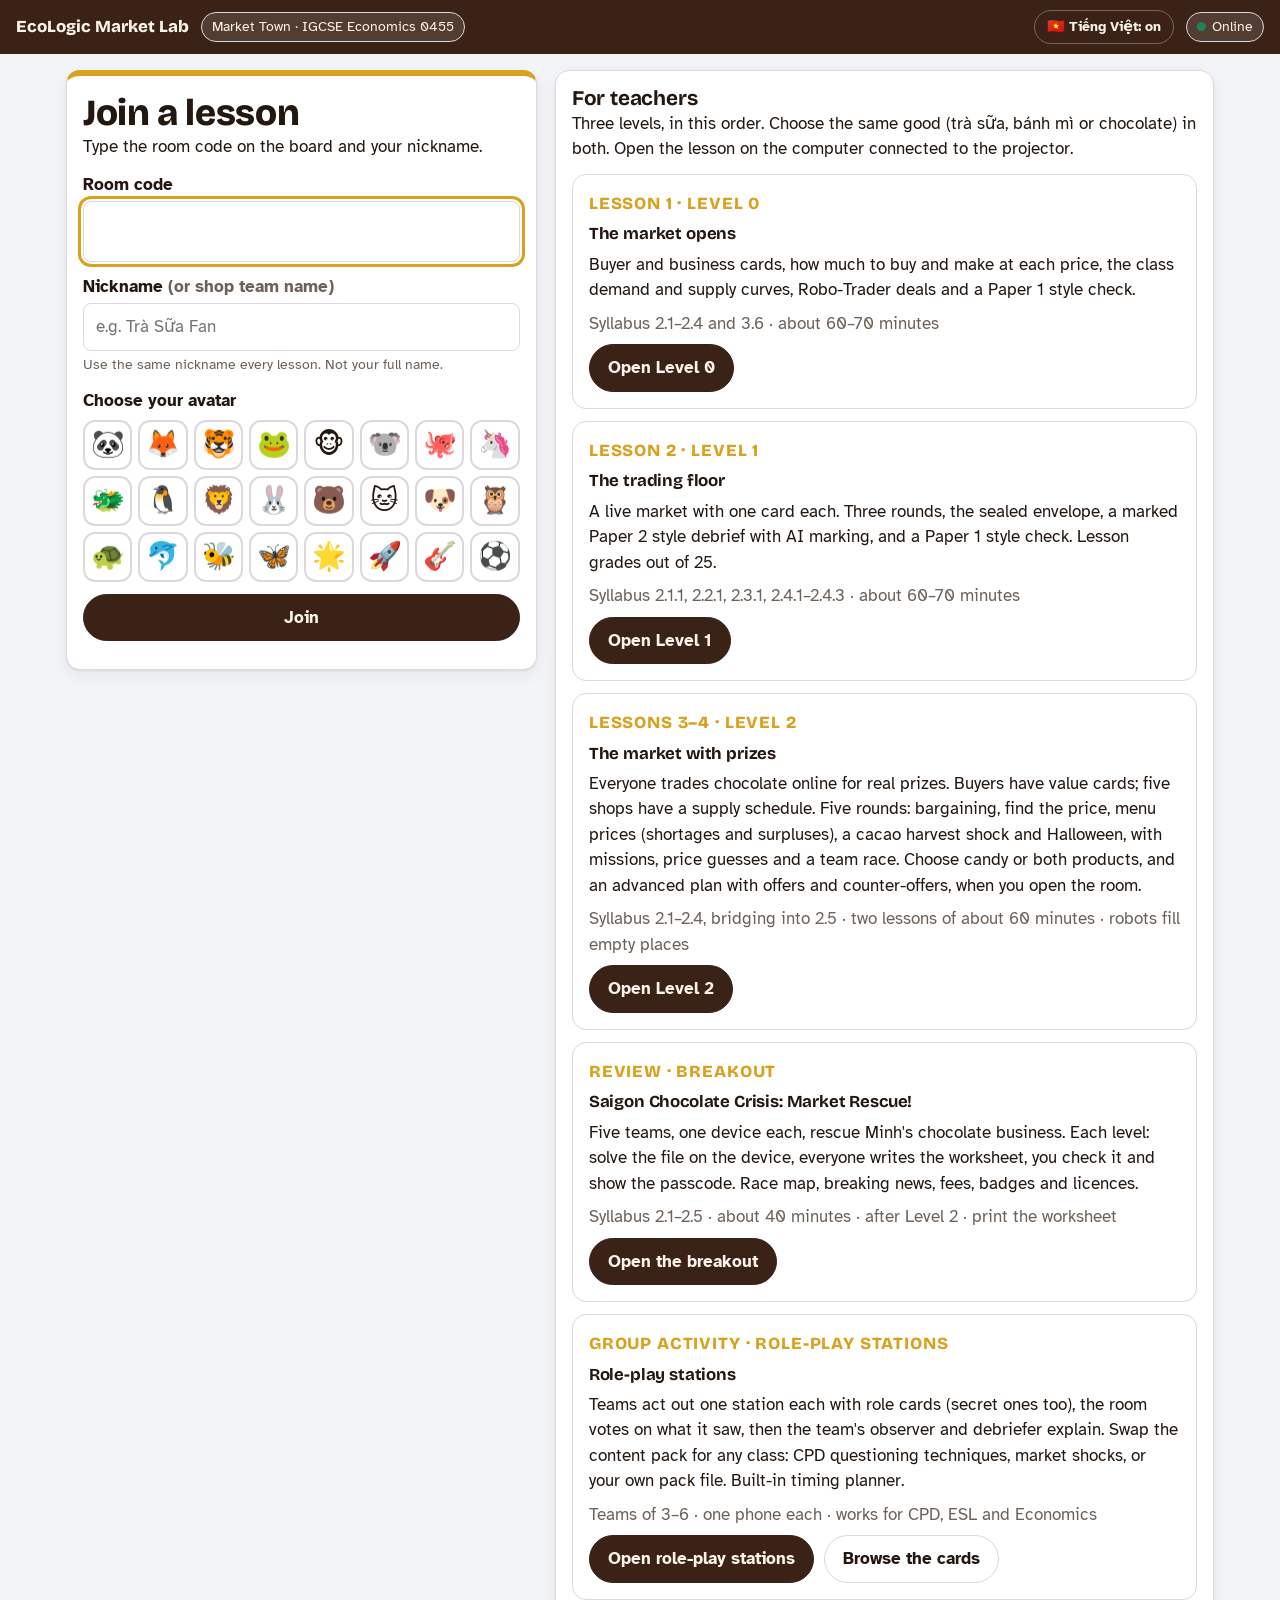
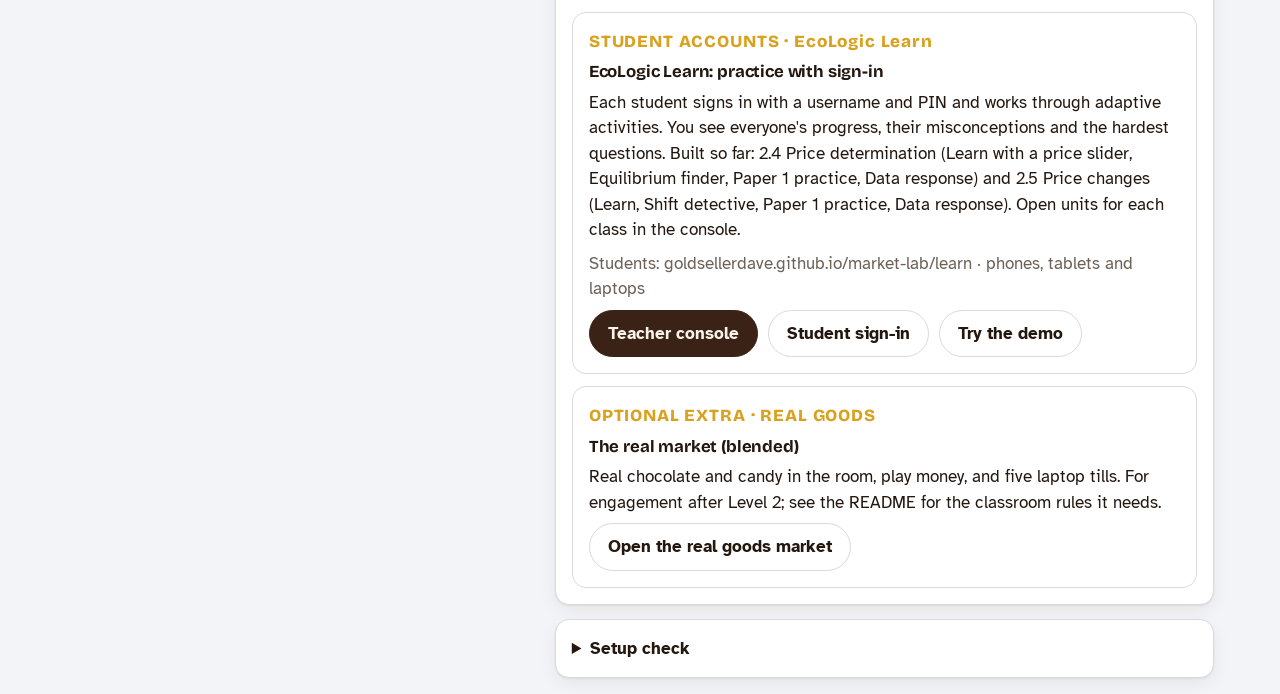
<file: index.html>
<!doctype html>
<html lang="en"><head><meta charset="utf-8">
<meta name="viewport" content="width=device-width, initial-scale=1, viewport-fit=cover">
<title>EcoLogic Market Lab</title>
<link rel="icon" href="data:image/svg+xml,<svg xmlns='http://www.w3.org/2000/svg' viewBox='0 0 100 100'><text y='.9em' font-size='90'>🧋</text></svg>">
<link rel="preconnect" href="https://fonts.googleapis.com"><link rel="preconnect" href="https://fonts.gstatic.com" crossorigin>
<link href="https://fonts.googleapis.com/css2?family=Atkinson+Hyperlegible:wght@400;700&family=Bricolage+Grotesque:opsz,wght@12..96,700;12..96,800&display=swap" rel="stylesheet">
<style>
:root {
  --cocoa: #3a2217;
  --cocoa-2: #5b3826;
  --ink: #23170f;
  --muted: #6d6158;
  --paper: #f3f4f7;
  --panel: #ffffff;
  --line: #dcd8de;
  --foil: #d8a21f;
  --foil-2: #f2cf6b;
  --buyer: #12648c;
  --buyer-soft: #e2eff6;
  --seller: #b02a3f;
  --seller-soft: #f8e5e8;
  --mint: #22805a;
  --mint-soft: #e1f2e9;
  --warn: #9a5b00;
  --warn-soft: #fbf0dc;
  --shadow: 0 1px 2px rgba(35, 23, 15, .08), 0 6px 18px rgba(35, 23, 15, .06);
  --r-sm: 8px;
  --r-md: 14px;
  --buyer-card: #12648c;
  --seller-card: #b02a3f;
  --font-body: "Atkinson Hyperlegible", "Segoe UI", system-ui, -apple-system, Roboto, sans-serif;
  --font-display: "Bricolage Grotesque", "Atkinson Hyperlegible", "Segoe UI", system-ui, sans-serif;
  color-scheme: light;
}
@media (prefers-color-scheme: dark) {
  :root:not([data-theme="light"]) {
    --ink: #f3ebe4; --muted: #b8aca2; --paper: #17120f; --panel: #221b16; --line: #3c322b;
    --buyer: #5fb3dc; --buyer-soft: #16303d; --seller: #ec7a8c; --seller-soft: #3d1c22;
    --mint: #5cc79a; --mint-soft: #16332a; --warn: #f0b85a; --warn-soft: #3a2c12;
    --shadow: 0 1px 2px rgba(0,0,0,.4); color-scheme: dark;
  }
}
:root[data-theme="dark"] {
  --ink: #f3ebe4; --muted: #b8aca2; --paper: #17120f; --panel: #221b16; --line: #3c322b;
  --buyer: #5fb3dc; --buyer-soft: #16303d; --seller: #ec7a8c; --seller-soft: #3d1c22;
  --mint: #5cc79a; --mint-soft: #16332a; --warn: #f0b85a; --warn-soft: #3a2c12;
  --shadow: 0 1px 2px rgba(0,0,0,.4); color-scheme: dark;
}

*, *::before, *::after { box-sizing: border-box; }
html { height: 100%; scroll-padding-top: env(safe-area-inset-top, 0px); }
:root { padding-top: env(safe-area-inset-top, 0px); padding-bottom: env(safe-area-inset-bottom, 0px); }
body {
  margin: 0; min-height: 100%; background: var(--paper); color: var(--ink);
  font-family: var(--font-body); font-size: 17px; line-height: 1.5;
  -webkit-text-size-adjust: 100%;
}
h1, h2, h3 { font-family: var(--font-display); line-height: 1.15; margin: 0 0 .4em; letter-spacing: -.01em; }
h1 { font-size: clamp(1.6rem, 4vw, 2.3rem); font-weight: 800; }
h2 { font-size: 1.3rem; font-weight: 700; }
h3 { font-size: 1.05rem; font-weight: 700; }
p { margin: 0 0 .8em; max-width: 68ch; }
small, .muted { color: var(--muted); }
a { color: var(--buyer); }
button, input, select, textarea { font: inherit; color: inherit; }
:focus-visible { outline: 3px solid var(--foil); outline-offset: 2px; }

.wrap { max-width: 1180px; margin: 0 auto; padding: 16px; }
.narrow { max-width: 520px; margin: 0 auto; padding: 16px; }

.topbar {
  position: sticky; top: env(safe-area-inset-top, 0px); z-index: 20;
  display: flex; align-items: center; gap: 12px; flex-wrap: wrap;
  padding: 10px 16px; background: var(--cocoa); color: #fbf3ea;
}
.topbar .brand { font-family: var(--font-display); font-weight: 800; font-size: 1.05rem; }
.topbar .spacer { flex: 1; }
.topbar .chip { background: rgba(255,255,255,.12); color: #fbf3ea; }

.panel { background: var(--panel); border: 1px solid var(--line); border-radius: var(--r-md); padding: 16px; box-shadow: var(--shadow); }
.panel + .panel { margin-top: 14px; }
.stack > * + * { margin-top: 12px; }
.row { display: flex; gap: 10px; align-items: center; flex-wrap: wrap; }
.grid2 { display: grid; grid-template-columns: minmax(0, 380px) minmax(0, 1fr); gap: 16px; align-items: start; }
@media (max-width: 860px) { .grid2 { grid-template-columns: 1fr; } }

.btn {
  appearance: none; border: 1px solid var(--line); background: var(--panel); color: var(--ink);
  border-radius: 999px; padding: 10px 18px; font-weight: 700; cursor: pointer; min-height: 44px;
  display: inline-flex; align-items: center; justify-content: center; gap: 8px; text-decoration: none;
}
.btn:hover { border-color: var(--muted); }
.btn:disabled { opacity: .45; cursor: not-allowed; }
.btn.primary { background: var(--cocoa); border-color: var(--cocoa); color: #fbf3ea; }
:root[data-theme="dark"] .btn.primary { background: var(--foil); border-color: var(--foil); color: #23170f; }
@media (prefers-color-scheme: dark) { :root:not([data-theme="light"]) .btn.primary { background: var(--foil); border-color: var(--foil); color: #23170f; } }
.btn.buyer { background: var(--buyer-card); border-color: var(--buyer-card); color: #fff; }
.btn.seller { background: var(--seller-card); border-color: var(--seller-card); color: #fff; }
.btn.small { min-height: 34px; padding: 5px 12px; font-size: .9rem; }
.btn.block { width: 100%; }
.btn.ghost { background: transparent; }

.chip { display: inline-flex; align-items: center; gap: 6px; padding: 3px 10px; border-radius: 999px; font-size: .88rem; background: var(--paper); border: 1px solid var(--line); }
.dot { width: 9px; height: 9px; border-radius: 50%; background: var(--muted); display: inline-block; }
.dot.ok { background: var(--mint); } .dot.bad { background: var(--seller); } .dot.wait { background: var(--foil); }

label.field { display: block; font-weight: 700; margin-bottom: 4px; }
input[type=text], input[type=number], select, textarea {
  width: 100%; border: 1px solid var(--line); border-radius: var(--r-sm); padding: 10px 12px; background: var(--panel); min-height: 44px;
}
textarea { min-height: 120px; resize: vertical; line-height: 1.45; }
.code-input { font-family: var(--font-display); font-size: 1.6rem; letter-spacing: .25em; text-transform: uppercase; text-align: center; }

.note { padding: 10px 12px; border-radius: var(--r-sm); background: var(--warn-soft); color: var(--ink); border-left: 4px solid var(--warn); }
.good { padding: 10px 12px; border-radius: var(--r-sm); background: var(--mint-soft); border-left: 4px solid var(--mint); }
.bad { padding: 10px 12px; border-radius: var(--r-sm); background: var(--seller-soft); border-left: 4px solid var(--seller); }

/* Home */
.home-hero { padding: 40px 0 20px; }
.home-choices { display: grid; grid-template-columns: repeat(auto-fit, minmax(240px, 1fr)); gap: 14px; }
.choice { text-align: left; padding: 22px; border-radius: var(--r-md); border: 1px solid var(--line); background: var(--panel); cursor: pointer; box-shadow: var(--shadow); }
.choice h2 { margin-bottom: .2em; }

/* The chocolate bar card: the one bold element */
.bar {
  position: relative; border-radius: 16px; overflow: hidden; color: #fff; box-shadow: 0 10px 28px rgba(35,23,15,.25);
  background: var(--buyer-card);
}
.bar.seller { background: var(--seller-card); }
.bar .foil { height: 14px; background: linear-gradient(90deg, var(--foil), var(--foil-2), var(--foil), var(--foil-2)); }
.bar .body { display: grid; grid-template-columns: 1fr auto; gap: 12px; align-items: center; padding: 16px 18px 18px; }
.bar .role { font-family: var(--font-display); font-size: 1.5rem; font-weight: 800; }
.bar .say { font-size: 1rem; opacity: .95; margin: 2px 0 0; }
.bar .slab {
  width: 112px; height: 112px; border-radius: 10px; display: grid; place-items: center;
  background:
    linear-gradient(var(--cocoa) 0 0) padding-box,
    var(--cocoa);
  background-image:
    linear-gradient(90deg, transparent 47%, rgba(0,0,0,.35) 47% 53%, transparent 53%),
    linear-gradient(0deg, transparent 47%, rgba(0,0,0,.35) 47% 53%, transparent 53%),
    linear-gradient(145deg, var(--cocoa-2), var(--cocoa));
  box-shadow: inset 0 2px 0 rgba(255,255,255,.12), inset 0 -3px 0 rgba(0,0,0,.25);
}
.bar .slab span { font-family: var(--font-display); font-size: 3.4rem; font-weight: 800; color: var(--foil-2); text-shadow: 0 2px 0 rgba(0,0,0,.4); line-height: 1; }
.bar .slab small { display: block; color: #f6e2b0; text-align: center; font-size: .78rem; margin-top: 2px; }

/* Market */
.quotes { display: grid; grid-template-columns: 1fr 1fr; gap: 10px; }
.quote { border-radius: var(--r-sm); padding: 10px 12px; border: 1px solid var(--line); background: var(--panel); }
.quote .q-label { font-size: .88rem; color: var(--muted); }
.quote .q-val { font-family: var(--font-display); font-size: 1.8rem; font-weight: 800; }
.quote.bid .q-val { color: var(--buyer); } .quote.ask .q-val { color: var(--seller); }
.stepper { display: grid; grid-template-columns: 56px 1fr 56px; align-items: center; gap: 8px; }
.stepper button { min-height: 56px; border-radius: 12px; font-size: 1.6rem; font-weight: 800; border: 1px solid var(--line); background: var(--panel); cursor: pointer; }
.stepper .val { text-align: center; font-family: var(--font-display); font-size: 2.4rem; font-weight: 800; }
.tape { display: flex; flex-wrap: wrap; gap: 6px; }
.tape .chip { font-weight: 700; }
.timer { font-family: var(--font-display); font-weight: 800; font-variant-numeric: tabular-nums; }
.big-timer { font-size: 2.2rem; }

/* Tables */
.table-wrap { overflow-x: auto; }
table { border-collapse: collapse; width: 100%; font-variant-numeric: tabular-nums; }
th, td { padding: 6px 10px; border-bottom: 1px solid var(--line); text-align: right; }
th:first-child, td:first-child { text-align: left; }
th { font-weight: 700; color: var(--muted); font-size: .9rem; }
tr.eq td { background: var(--mint-soft); font-weight: 700; }

/* Teacher stepper */
ol.steps { list-style: none; padding: 0; margin: 0; counter-reset: s; }
ol.steps li { counter-increment: s; display: grid; grid-template-columns: 30px 1fr; gap: 10px; align-items: center; padding: 8px 0; border-bottom: 1px dashed var(--line); }
ol.steps li::before { content: counter(s); width: 28px; height: 28px; border-radius: 50%; display: grid; place-items: center; font-weight: 800; font-size: .9rem; background: var(--paper); border: 1px solid var(--line); }
ol.steps li.done::before { content: "✓"; background: var(--mint); border-color: var(--mint); color: #fff; }
ol.steps li.now::before { background: var(--foil); border-color: var(--foil); color: #23170f; }
ol.steps li .btn { justify-self: start; }

.roster { display: grid; grid-template-columns: repeat(auto-fill, minmax(150px, 1fr)); gap: 6px; }
.roster .who { padding: 6px 8px; border-radius: var(--r-sm); border: 1px solid var(--line); font-size: .9rem; display: flex; justify-content: space-between; gap: 6px; }
.roster .who.buyer { border-left: 4px solid var(--buyer); } .roster .who.seller { border-left: 4px solid var(--seller); }
.roster .who.done { background: var(--mint-soft); }

.chart-box { position: relative; width: 100%; aspect-ratio: 16 / 9; min-height: 220px; }
.chart-box canvas { position: absolute; inset: 0; width: 100%; height: 100%; }

/* Projector overlay */
.projector { position: fixed; inset: 0; z-index: 50; background: var(--paper); display: grid; grid-template-columns: 1fr 340px; gap: 20px; padding: calc(16px + env(safe-area-inset-top, 0px)) 20px calc(16px + env(safe-area-inset-bottom, 0px)); }
.projector .chart-box { aspect-ratio: auto; height: 100%; }
.projector .side { display: flex; flex-direction: column; gap: 14px; overflow-y: auto; }
.projector .code { font-family: var(--font-display); font-size: 3.4rem; font-weight: 800; letter-spacing: .12em; line-height: 1; }
@media (max-width: 900px) { .projector { grid-template-columns: 1fr; grid-template-rows: 1fr auto; } }

.envelope { border-radius: var(--r-md); padding: 18px; background: var(--cocoa); color: #fbf3ea; text-align: center; }
.envelope .seal { width: 54px; height: 54px; border-radius: 50%; background: var(--foil); margin: 0 auto 8px; display: grid; place-items: center; font-weight: 800; color: #23170f; }
.envelope.open { animation: openup .9s cubic-bezier(.2,.8,.2,1); }
.envelope .pred { font-family: var(--font-display); font-size: 2.2rem; font-weight: 800; color: var(--foil-2); }
@keyframes openup { 0% { transform: rotateX(70deg) scale(.9); opacity: 0; } 100% { transform: none; opacity: 1; } }
@media (prefers-reduced-motion: reduce) { .envelope.open { animation: none; } }

.qr { background: #fff; padding: 8px; border-radius: 8px; width: max-content; }
.qr img, .qr canvas { display: block; }

/* Tasks */
.tier { font-family: var(--font-display); font-weight: 800; font-size: 1.15rem; margin: 18px 0 8px; display: flex; align-items: center; gap: 8px; }
.tier .chip { font-family: var(--font-body); font-weight: 400; }
.task { border: 1px solid var(--line); border-radius: var(--r-md); padding: 14px; background: var(--panel); }
.task + .task { margin-top: 10px; }
.task.solved { border-color: var(--mint); }
.task .ref { font-size: .82rem; color: var(--muted); }
.opts { display: flex; flex-wrap: wrap; gap: 8px; margin: 8px 0; }
.opt { min-width: 48px; min-height: 44px; border-radius: 10px; border: 1px solid var(--line); background: var(--panel); font-weight: 700; cursor: pointer; padding: 6px 12px; }
.opt.sel { border-color: var(--cocoa); background: var(--cocoa); color: #fbf3ea; }
.frames { font-size: .95rem; color: var(--muted); margin: 6px 0; padding-left: 18px; }
.plot svg { width: 100%; max-width: 420px; height: auto; touch-action: manipulation; user-select: none; }
.seg { display: inline-flex; border: 1px solid var(--line); border-radius: 999px; overflow: hidden; }
.seg button { border: 0; background: transparent; padding: 8px 14px; font-weight: 700; cursor: pointer; min-height: 40px; }
.seg button.on.d { background: var(--buyer); color: #fff; } .seg button.on.s { background: var(--seller); color: #fff; }

/* Glossary */
.term { border: 0; background: none; padding: 0; font: inherit; color: inherit; text-decoration: underline dotted 2px; text-underline-offset: 3px; cursor: help; }
.sheet { position: fixed; left: 0; right: 0; bottom: 0; z-index: 80; background: var(--panel); border-top: 3px solid var(--foil); padding: 16px 18px calc(18px + env(safe-area-inset-bottom, 0px)); box-shadow: 0 -8px 24px rgba(0,0,0,.18); max-width: 640px; margin: 0 auto; border-radius: 16px 16px 0 0; }
.sheet .vi { color: var(--muted); }

.toast { position: fixed; left: 50%; transform: translateX(-50%); bottom: calc(20px + env(safe-area-inset-bottom, 0px)); z-index: 90; background: var(--ink); color: var(--paper); padding: 10px 16px; border-radius: 999px; font-weight: 700; max-width: 92vw; text-align: center; }

.poll-bar { height: 12px; border-radius: 6px; background: var(--paper); border: 1px solid var(--line); overflow: hidden; }
.poll-bar > i { display: block; height: 100%; background: var(--foil); }

details summary { cursor: pointer; font-weight: 700; }
.kv { display: grid; grid-template-columns: auto 1fr; gap: 4px 12px; }
.hidden { display: none !important; }
.topbar .btn.primary { background: var(--foil); border-color: var(--foil); color: #23170f; }
.dot.ok, .dot.bad, .dot.wait { padding: 0; border: 0; border-radius: 50%; width: 9px; height: 9px; }
.dot.bad { background: var(--seller); }

/* ===== Level 0 additions ===== */
.fx { position: fixed; inset: 0; pointer-events: none; z-index: 95; width: 100vw; height: 100vh; }
.lead { font-size: 1.15rem; }
.code-big { font-family: var(--font-display); font-size: 2rem; font-weight: 800; letter-spacing: .12em; line-height: 1.1; }
.art-join { width: 90px; }
.art-join svg, .art svg, .art-big svg { width: 100%; height: auto; display: block; }
kbd { font-family: var(--font-body); font-size: .72em; font-weight: 700; padding: 1px 6px; border-radius: 5px; border: 1px solid currentColor; opacity: .6; margin-left: 4px; }
@media (hover: none) { kbd { display: none; } }

/* student two-column layout for tablets and laptops */
.sgrid { display: grid; grid-template-columns: minmax(0, 1.25fr) minmax(0, 1fr); gap: 16px; align-items: start; }
@media (max-width: 820px) { .sgrid { grid-template-columns: 1fr; } }
.ask-mini { position: relative; }
.ask-mini .art { width: 92px; float: right; margin: 0 0 6px 12px; }
.ask-mini.demand { border-top: 6px solid var(--buyer-card); }
.ask-mini.supply { border-top: 6px solid var(--seller-card); }
.yn { display: grid; grid-template-columns: 1fr 1fr; gap: 12px; clear: both; }
.yn .btn { min-height: 72px; font-size: 1.5rem; border-radius: 16px; border-width: 2px; }
.yn .btn.yes.sel { background: var(--mint); border-color: var(--mint); color: #fff; }
.yn .btn.no.sel { background: var(--seller-card); border-color: var(--seller-card); color: #fff; }
.opt.big { min-height: 60px; font-size: 1.15rem; padding: 8px 20px; }
tr.cur td { background: var(--warn-soft); font-weight: 700; }

.bdg { font-size: 1.6rem; line-height: 1; display: inline-block; }
.bdg.off { filter: grayscale(1); opacity: .3; }
.bdg.big { font-size: 2.6rem; }
.badgewall { display: grid; grid-template-columns: repeat(auto-fill, minmax(150px, 1fr)); gap: 10px; }
.bw { border: 1px solid var(--line); border-radius: var(--r-md); padding: 12px; display: flex; flex-direction: column; align-items: center; text-align: center; gap: 4px; background: var(--panel); }
.bw.locked { opacity: .45; filter: grayscale(1); }
.meter { height: 16px; border-radius: 8px; background: var(--paper); border: 1px solid var(--line); overflow: hidden; margin-top: 4px; }
.meter > i { display: block; height: 100%; background: linear-gradient(90deg, var(--foil), var(--foil-2)); transition: width .6s ease; }
.feed-item { padding: 4px 0; border-bottom: 1px dashed var(--line); }

/* robot deals */
.chat { max-height: 260px; overflow-y: auto; display: flex; flex-direction: column; gap: 8px; padding: 4px; }
.msg { max-width: 82%; padding: 8px 12px; border-radius: 14px; background: var(--paper); border: 1px solid var(--line); }
.msg .who { display: block; font-size: .78rem; color: var(--muted); font-weight: 700; }
.msg.y { align-self: flex-end; background: var(--buyer-soft); }
.dline { width: 100%; max-width: 460px; height: auto; display: block; margin: 4px 0; }

/* projector, Level 0 */
.projector.l0 { grid-template-columns: 1fr 320px; }
.pmain { display: flex; flex-direction: column; gap: 14px; min-height: 0; }
.news { display: flex; align-items: center; gap: 14px; background: var(--cocoa); color: #fbf3ea; border-radius: var(--r-md); padding: 12px 16px; font-size: clamp(1.05rem, 1.6vw, 1.4rem); }
.news .flag { background: var(--foil); color: #23170f; font-weight: 800; padding: 4px 10px; border-radius: 6px; white-space: nowrap; font-family: var(--font-display); }
.news.slide { animation: slidein .6s cubic-bezier(.2,.8,.2,1); }
@keyframes slidein { from { transform: translateY(-30px); opacity: 0; } to { transform: none; opacity: 1; } }
.pstage { flex: 1; min-height: 0; display: flex; }
.pstage > * { flex: 1; min-height: 0; }
.lobby-stage { display: flex; flex-direction: column; align-items: center; justify-content: center; text-align: center; gap: 10px; }
.lobby-stage h1 { font-size: clamp(2rem, 4vw, 3.4rem); }
.art-big { width: clamp(120px, 14vw, 200px); }
.bubbles { display: flex; flex-wrap: wrap; gap: 8px; justify-content: center; max-width: 900px; }
.bubble { padding: 6px 14px; border-radius: 999px; background: var(--panel); border: 2px solid var(--foil); font-weight: 700; animation: pop .4s ease; }
.ask-stage { display: grid; grid-template-columns: minmax(260px, 34%) 1fr; gap: 18px; min-height: 0; }
.ask-stage.wide { grid-template-columns: 1fr minmax(240px, 30%); }
.ask-card { background: var(--panel); border: 1px solid var(--line); border-radius: var(--r-md); padding: 18px; display: flex; flex-direction: column; gap: 10px; overflow: auto; }
.ask-card.demand { border-top: 8px solid var(--buyer-card); } .ask-card.supply { border-top: 8px solid var(--seller-card); }
.ask-card .art { width: 46%; max-width: 170px; align-self: center; }
.ask-card h2 { font-size: clamp(1.3rem, 2.2vw, 2rem); }
.ask-card .story { font-size: 1.05rem; margin: 0; }
.pricetag { align-self: center; font-family: var(--font-display); font-weight: 800; font-size: clamp(2.2rem, 4.5vw, 3.8rem); background: var(--foil); color: #23170f; padding: 4px 22px; border-radius: 14px; transform: rotate(-3deg); box-shadow: 0 6px 0 rgba(0,0,0,.18); }
.yescount { display: flex; align-items: baseline; gap: 10px; justify-content: center; }
.yescount span { font-family: var(--font-display); font-weight: 800; font-size: clamp(2.4rem, 5vw, 4.4rem); line-height: 1; }
.yescount.pop span { animation: pop .35s ease; }
@keyframes pop { 0% { transform: scale(1); } 40% { transform: scale(1.25); } 100% { transform: scale(1); } }
.chart-box.tall { aspect-ratio: auto; height: 100%; min-height: 300px; }
.chart-box.mid { aspect-ratio: 16 / 7; }
.meet-text { background: var(--panel); border: 1px solid var(--line); border-radius: var(--r-md); padding: 16px; overflow: auto; }
.selfpace, .finish { display: flex; flex-direction: column; gap: 12px; overflow: auto; }
.roster.big .who { font-size: 1.05rem; padding: 10px; }
@media (prefers-reduced-motion: reduce) { .bubble, .yescount.pop span, .news.slide { animation: none; } .meter > i { transition: none; } }
@media (max-width: 900px) { .projector.l0 { grid-template-columns: 1fr; } .ask-stage, .ask-stage.wide { grid-template-columns: 1fr; } }
.bar.compact .body { padding: 10px 14px 12px; }
.bar.compact .slab { width: 84px; height: 84px; }
.bar.compact .slab span { font-size: 2.5rem; }
.bar.compact .role { font-size: 1.25rem; }
.sgrid.wide-main { grid-template-columns: minmax(0, 1fr) 230px; }
.deal-grid { display: grid; grid-template-columns: 1fr; gap: 14px; align-items: start; }
@media (min-width: 900px) { .deal-grid { grid-template-columns: minmax(0, 1fr) minmax(0, 1fr); } .deal-grid .chat { max-height: 520px; } }
@media (max-width: 820px) { .sgrid.wide-main { grid-template-columns: 1fr; } }
.profile { border-radius: var(--r-md); padding: 12px 14px; color: #fff; }
.profile.buyer { background: var(--buyer-card); } .profile.seller { background: var(--seller-card); }
.profile .pname { font-family: var(--font-display); font-weight: 800; font-size: 1.3rem; }
.profile .psub { opacity: .9; font-size: .92rem; }
.profile .pgrid { display: grid; grid-template-columns: 1fr auto; gap: 2px 12px; margin-top: 6px; }
.profile .term { color: #fff; }
.yn.three { grid-template-columns: repeat(3, 1fr); }
.btn.qty { flex-direction: column; gap: 0; min-height: 84px; font-size: 1.8rem; line-height: 1.1; }
.btn.qty small { font-size: .78rem; font-weight: 700; opacity: .8; }
.btn.qty.sel { background: var(--cocoa); border-color: var(--cocoa); color: #fbf3ea; }
table.helper td, table.helper th { text-align: left; }
.ok, .okt { color: var(--mint); font-weight: 800; } .no, .not { color: var(--seller); font-weight: 800; }
/* knowledge check */
.paper .mcq { border: 1px solid var(--line); border-radius: var(--r-md); padding: 14px; background: var(--panel); }
.paper .mcq.right { border-color: var(--mint); } .paper .mcq.wrong { border-color: var(--seller); }
.mq { display: grid; grid-template-columns: 34px 1fr; gap: 8px; font-size: 1.05rem; }
.qn { width: 30px; height: 30px; border-radius: 50%; background: var(--cocoa); color: #fbf3ea; display: grid; place-items: center; font-weight: 800; }
.mopts { display: grid; gap: 8px; margin: 10px 0 8px 42px; }
.mopt { display: grid; grid-template-columns: 34px 1fr; align-items: center; gap: 8px; text-align: left; border: 1px solid var(--line); background: var(--panel); border-radius: 10px; padding: 8px 12px; min-height: 48px; cursor: pointer; }
.mopt .ml { width: 28px; height: 28px; border-radius: 50%; border: 2px solid var(--muted); display: grid; place-items: center; font-weight: 800; }
.mopt.sel { border-color: var(--cocoa); background: var(--warn-soft); } .mopt.sel .ml { background: var(--cocoa); color: #fbf3ea; border-color: var(--cocoa); }
.mopt.correct { border-color: var(--mint); } .mopt.correct .ml { border-color: var(--mint); color: var(--mint); }
.mopt:disabled { cursor: default; }
.mcq-table { margin-top: 8px; max-width: 420px; } .mcq-table td, .mcq-table th { text-align: center; }
#ckTimer.late { color: var(--seller); }
.cbar { display: grid; grid-template-columns: 1fr 160px 50px; gap: 10px; align-items: center; font-size: 1.1rem; }
@media (max-width: 640px) { .mopts { margin-left: 0; } }
/* status dots must not pick up the alert-box styles of .good/.bad */
.dot.ok, .dot.bad, .dot.wait { padding: 0; border: 0; border-radius: 50%; width: 9px; height: 9px; }
.dot.bad { background: var(--seller); }
.profile .bignum { font-family: var(--font-display); font-size: 1.8rem; font-weight: 800; }

.home-grid { display: grid; grid-template-columns: minmax(0, 1fr) minmax(0, 1.4fr); gap: 18px; align-items: start; }
@media (max-width: 900px) { .home-grid { grid-template-columns: 1fr; } }
/* opened from a join link or QR code: students see only the join card */
body.student-only #teacherSide { display: none; }
body.student-only .home-grid { grid-template-columns: minmax(0, 1fr); max-width: 560px; margin: 0 auto; width: 100%; }
.teacher-link { text-align: center; font-size: .85rem; }
.level { border: 1px solid var(--line); border-radius: var(--r-md); padding: 16px; display: flex; flex-direction: column; gap: 8px; background: var(--panel); }
.level .tag { font-family: var(--font-display); font-weight: 800; color: var(--foil); letter-spacing: .05em; }
.ok-t { color: var(--mint); font-weight: 700; } .bad-t { color: var(--seller); font-weight: 700; }
.join-card { border-top: 6px solid var(--foil); }
</style>
<script src="config.js"></script>
<!--FX-CSS--><style id="fx-css">
/* ===== EcoLogic Market Lab: shared game layer ===== */
.fx-layer { position: fixed; inset: 0; pointer-events: none; z-index: 96; overflow: hidden; }
.fx-float { position: absolute; transform: translate(-50%, -50%); font-family: var(--font-display); font-weight: 800; font-size: 1.6rem; white-space: nowrap; animation: fxfloat 1.2s cubic-bezier(.2,.8,.2,1) forwards; text-shadow: 0 2px 0 var(--panel), 0 0 8px var(--panel); }
.fx-float.good { color: var(--mint); } .fx-float.bad { color: var(--seller); } .fx-float.gold { color: var(--foil); }
@keyframes fxfloat { 0% { opacity: 0; transform: translate(-50%, -20%) scale(.7); } 15% { opacity: 1; transform: translate(-50%, -60%) scale(1.15); } 100% { opacity: 0; transform: translate(-50%, -260%) scale(1); } }
.fx-coin { position: absolute; width: 22px; height: 22px; border-radius: 50%; background: radial-gradient(circle at 35% 35%, #fff3b0, #e9b32a 45%, #a87412); box-shadow: 0 1px 2px rgba(0,0,0,.3); }
.fx-coin::after { content: 'đ'; position: absolute; inset: 0; display: grid; place-items: center; font: 800 12px/1 sans-serif; color: #7a5408; }
.fx-coin.sweet { background: radial-gradient(circle at 35% 35%, #fff, #ff6fa8 45%, #c2185b); }
.fx-coin.sweet::after { content: ''; }
.fx-shake { animation: fxshake .42s ease; }
@keyframes fxshake { 0%,100% { transform: translateX(0); } 20% { transform: translateX(-7px); } 40% { transform: translateX(6px); } 60% { transform: translateX(-4px); } 80% { transform: translateX(3px); } }
.fx-pulse { animation: fxpulse .6s ease; }
@keyframes fxpulse { 0% { transform: scale(1); } 40% { transform: scale(1.08); } 100% { transform: scale(1); } }

/* breaking news */
.fx-news { position: fixed; inset: 0; z-index: 97; display: flex; flex-direction: column; background: radial-gradient(ellipse at center, rgba(58,34,23,.92), rgba(20,12,8,.97)); color: #fbf3ea; overflow: hidden; cursor: pointer; animation: fxin .35s ease; }
.fx-news.hidden { display: none; }
.fx-news.storm { background: radial-gradient(ellipse at center, rgba(30,48,70,.94), rgba(8,14,24,.98)); }
.fx-news.spooky { background: radial-gradient(ellipse at center, rgba(70,30,80,.94), rgba(18,6,22,.98)); }
.fx-news.harvest { background: radial-gradient(ellipse at center, rgba(110,80,20,.94), rgba(40,26,6,.98)); }
.fx-news.money, .fx-news.health { background: radial-gradient(ellipse at center, rgba(24,90,60,.94), rgba(6,30,18,.98)); }
.fx-news.factory { background: radial-gradient(ellipse at center, rgba(70,70,76,.94), rgba(20,20,24,.98)); }
@keyframes fxin { from { opacity: 0; transform: scale(1.04); } to { opacity: 1; transform: none; } }
.fx-news-strip { background: #c62828; color: #fff; font-family: var(--font-display); font-weight: 800; letter-spacing: .12em; padding: 10px 0; overflow: hidden; white-space: nowrap; position: relative; z-index: 2; font-size: clamp(1rem, 2.4vw, 1.6rem); }
.fx-news-strip span { display: inline-block; padding-left: 100%; animation: fxmarquee 6s linear infinite; }
.fx-news.calm .fx-news-strip span { animation: none; padding-left: 16px; }
@keyframes fxmarquee { from { transform: translateX(0); } to { transform: translateX(-100%); } }
.fx-news-body { flex: 1; display: flex; flex-direction: column; align-items: center; justify-content: center; text-align: center; gap: 8px; padding: 16px; position: relative; z-index: 2; }
.fx-news-icon { font-size: clamp(4rem, 14vw, 9rem); line-height: 1; animation: fxbounce 1s cubic-bezier(.3,1.6,.5,1); }
.fx-news.calm .fx-news-icon { animation: none; }
@keyframes fxbounce { 0% { transform: scale(.2) rotate(-12deg); } 60% { transform: scale(1.15) rotate(4deg); } 100% { transform: scale(1); } }
.fx-news-title { font-family: var(--font-display); font-weight: 800; font-size: clamp(2rem, 7vw, 5rem); line-height: 1.05; }
.fx-news-vi { font-size: clamp(1.2rem, 3.4vw, 2.4rem); color: var(--foil-2); font-weight: 700; }
.fx-news-detail { font-size: clamp(1.1rem, 3vw, 2.1rem); max-width: 36ch; }
.fx-news-tap { font-size: .9rem; opacity: .6; margin-top: 10px; }
.fx-bits { position: absolute; inset: 0; z-index: 1; pointer-events: none; }
.fx-bit { position: absolute; top: -10%; font-size: clamp(1.6rem, 4vw, 3rem); animation: fxfall linear infinite; opacity: .9; }
.fx-news.spooky .fx-bit, .fx-news.money .fx-bit, .fx-news.health .fx-bit { animation-name: fxdrift; }
.fx-news.factory .fx-bit { animation-name: fxrise; top: auto; bottom: -10%; }
@keyframes fxfall { from { transform: translateY(0) rotate(0); } to { transform: translateY(120vh) rotate(40deg); } }
@keyframes fxdrift { 0% { transform: translate(0, 0) rotate(0); } 50% { transform: translate(30px, 60vh) rotate(-15deg); } 100% { transform: translate(-20px, 120vh) rotate(10deg); } }
@keyframes fxrise { from { transform: translateY(0); opacity: .9; } to { transform: translateY(-120vh); opacity: 0; } }

/* badge and title pop-ups */
.fx-pop { position: fixed; left: 50%; top: calc(14px + env(safe-area-inset-top, 0px)); transform: translateX(-50%); z-index: 98; display: flex; align-items: center; gap: 12px; background: var(--panel); color: var(--ink); border: 3px solid var(--foil); border-radius: 18px; padding: 10px 18px 10px 12px; box-shadow: 0 10px 30px rgba(0,0,0,.25); animation: fxpopin .5s cubic-bezier(.2,1.4,.4,1); max-width: 92vw; }
.fx-pop.out { animation: fxpopout .3s ease forwards; }
.fx-pop.calm { animation: none; }
@keyframes fxpopin { from { transform: translate(-50%, -140%) scale(.8); } to { transform: translate(-50%, 0) scale(1); } }
@keyframes fxpopout { to { transform: translate(-50%, -140%); opacity: 0; } }
.fx-pop-icon { font-size: 2.6rem; line-height: 1; animation: fxspin 1s ease; }
@keyframes fxspin { from { transform: rotate(-200deg) scale(.3); } to { transform: none; } }
.fx-pop-head { font-size: .8rem; text-transform: uppercase; letter-spacing: .1em; color: var(--warn); font-weight: 800; }
.fx-pop-title { font-family: var(--font-display); font-weight: 800; font-size: 1.3rem; line-height: 1.15; }
.fx-pop-sub { font-size: .9rem; color: var(--muted); }

/* prize jar */
.fx-jar { display: inline-flex; flex-direction: column; align-items: center; gap: 2px; }
.fx-jar svg { width: 92px; height: auto; display: block; overflow: visible; }
.fx-jar.big svg { width: 150px; } .fx-jar.small svg { width: 54px; }
.fx-jar-lab { font-family: var(--font-display); font-weight: 800; font-size: 1rem; }
.fx-jar.small .fx-jar-lab { font-size: .85rem; }
.fx-drop { animation: fxdrop .7s cubic-bezier(.3,1.5,.5,1) both; transform-box: fill-box; transform-origin: center; }
@keyframes fxdrop { from { transform: translateY(-110px) rotate(-90deg); opacity: 0; } 60% { opacity: 1; } to { transform: none; opacity: 1; } }

/* tap-to-price tag */
.fx-tag { display: flex; flex-direction: column; gap: 6px; }
.fx-tag-label { font-weight: 700; }
.fx-tag-row { display: grid; grid-template-columns: 64px 1fr 64px; gap: 8px; align-items: center; }
.fx-step { min-height: 60px; border-radius: 14px; font-size: 1.25rem; font-weight: 800; border: 2px solid var(--line); background: var(--panel); color: var(--ink); cursor: pointer; touch-action: manipulation; }
.fx-step:active { transform: scale(.94); background: var(--paper); }
.fx-tag-card { position: relative; background: #fff8e1; color: #23170f; border: 3px solid var(--foil); border-radius: 12px 26px 26px 12px; min-height: 64px; display: flex; flex-direction: column; align-items: center; justify-content: center; padding: 6px 10px 6px 26px; box-shadow: 0 3px 0 rgba(0,0,0,.08); }
.fx-tag-card .fx-hole { position: absolute; left: 9px; top: 50%; width: 11px; height: 11px; margin-top: -5.5px; border-radius: 50%; background: var(--paper); border: 2px solid var(--foil); }
.fx-tag-val { font-family: var(--font-display); font-size: 2.3rem; font-weight: 800; line-height: 1; font-variant-numeric: tabular-nums; }
.fx-tag-card small { font-size: .8rem; color: #6d6158; }
.fx-tag.buyer .fx-tag-card { border-color: var(--buyer); } .fx-tag.seller .fx-tag-card { border-color: var(--seller); }
.fx-range { width: 100%; height: 36px; accent-color: var(--foil); margin: 0; touch-action: pan-y; }
.fx-range-ends { display: flex; justify-content: space-between; font-size: .8rem; color: var(--muted); margin-top: -6px; }

/* stall */
.fx-stall { border-radius: var(--r-md); overflow: hidden; background: var(--panel); border: 2px solid var(--stall); box-shadow: var(--shadow); }
.fx-awning { height: 34px; background: repeating-linear-gradient(90deg, var(--stall) 0 26px, #fff 26px 52px); position: relative; }
.fx-awning::after { content: ''; position: absolute; left: 0; right: 0; bottom: -10px; height: 12px; background: radial-gradient(circle at 13px 0, var(--stall) 12px, transparent 13px) 0 0 / 52px 12px repeat-x, radial-gradient(circle at 39px 0, #fff 12px, transparent 13px) 0 0 / 52px 12px repeat-x; }
.fx-stall-head { display: flex; gap: 10px; align-items: center; padding: 16px 14px 6px; }
.fx-avs { font-size: 2rem; line-height: 1; display: inline-flex; gap: 2px; }
.fx-stall-name { font-family: var(--font-display); font-weight: 800; font-size: 1.35rem; color: var(--stall); line-height: 1.1; }
:root[data-theme="dark"] .fx-stall-name { filter: brightness(1.6); }
@media (prefers-color-scheme: dark) { :root:not([data-theme="light"]) .fx-stall-name { filter: brightness(1.6); } }
.fx-stall-sub { font-size: .9rem; color: var(--muted); }
.fx-shelf { padding: 4px 12px 12px; display: flex; flex-direction: column; gap: 8px; }
.fx-shelf-label { font-weight: 800; font-size: .9rem; margin-bottom: 2px; }
.fx-units { display: grid; grid-template-columns: repeat(4, 1fr); gap: 6px; border-bottom: 6px solid #8a5a22; padding-bottom: 4px; }
.fx-units:has(> :only-child) { grid-template-columns: minmax(0, 160px); }
.fx-unit { position: relative; display: flex; flex-direction: column; align-items: center; gap: 2px; padding: 4px 2px; border-radius: 8px; transition: opacity .3s; }
.fx-unit-art { width: 100%; max-width: 70px; } .fx-unit-art svg { width: 100%; height: auto; display: block; }
.fx-unit-tag { font-size: .82rem; font-weight: 700; color: var(--muted); text-align: center; line-height: 1.15; }
.fx-unit.cur { background: var(--warn-soft); outline: 2px dashed var(--foil); }
.fx-unit.cur .fx-unit-tag { color: var(--ink); }
.fx-unit.sold .fx-unit-art { opacity: .18; filter: grayscale(1); }
.fx-sold { position: absolute; top: 30%; left: 50%; transform: translate(-50%, -50%) rotate(-14deg); border: 2px solid var(--mint); color: var(--mint); font-weight: 800; font-size: .8rem; padding: 0 5px; border-radius: 4px; background: var(--panel); letter-spacing: .06em; }
.fx-unit.justsold .fx-unit-art { animation: fxslide .8s ease-in both; animation-delay: var(--fxd, 0ms); }
.fx-unit.justsold .fx-sold { animation: fxstamp .5s cubic-bezier(.2,1.6,.4,1) both; animation-delay: calc(var(--fxd, 0ms) + 500ms); }
@keyframes fxslide { 0% { opacity: 1; filter: none; transform: none; } 60% { opacity: .8; transform: translate(26px, -26px) rotate(14deg); } 100% { opacity: .18; filter: grayscale(1); transform: none; } }
@keyframes fxstamp { from { transform: translate(-50%, -50%) rotate(-14deg) scale(2.4); opacity: 0; } to { transform: translate(-50%, -50%) rotate(-14deg) scale(1); opacity: 1; } }
.fx-stall-foot { border-top: 1px solid var(--line); padding: 8px 14px; font-size: .92rem; }

/* buyer wallet */
.fx-wallet { border-radius: var(--r-md); overflow: hidden; background: var(--panel); border: 2px solid var(--buyer); box-shadow: var(--shadow); }
.fx-wallet-head { display: flex; gap: 10px; align-items: center; padding: 12px 14px; background: var(--buyer); color: #fff; }
.fx-wallet-name { font-family: var(--font-display); font-weight: 800; font-size: 1.3rem; line-height: 1.1; }
.fx-wallet-sub { font-size: .9rem; opacity: .92; }
.fx-wallet-head .term { color: #fff; }
.fx-wallet-items { padding: 10px 12px; display: flex; flex-direction: column; gap: 8px; }
.fx-witem { display: grid; grid-template-columns: 58px 1fr auto; gap: 10px; align-items: center; }
.fx-witem-art svg { width: 100%; height: auto; display: block; }
.fx-witem-txt small { color: var(--muted); }
.fx-worth { position: relative; background: #fff8e1; color: #23170f; border: 3px solid var(--buyer); border-radius: 10px 22px 22px 10px; padding: 4px 14px 4px 12px; text-align: center; min-width: 96px; }
.fx-worth small { display: block; font-size: .7rem; color: #6d6158; line-height: 1; }
.fx-worth b { font-family: var(--font-display); font-size: 1.7rem; line-height: 1.05; }
.fx-witem.bought .fx-worth { opacity: .45; }
.fx-basket { display: flex; align-items: center; gap: 6px; min-height: 52px; padding: 6px 12px 10px; border-top: 1px dashed var(--line); }
.fx-basket-ico { font-size: 1.8rem; }
.fx-binit { width: 54px; display: inline-block; } .fx-binit svg { width: 100%; height: auto; display: block; }
.fx-binit.drop { animation: fxbasket .7s cubic-bezier(.3,1.5,.5,1) both; }
@keyframes fxbasket { from { transform: translateY(-80px) rotate(-30deg); opacity: 0; } to { transform: none; opacity: 1; } }
.fx-wallet-foot { border-top: 1px solid var(--line); padding: 8px 14px; font-size: .92rem; }

/* ticker */
.fx-ticker { display: flex; gap: 8px; overflow-x: auto; scrollbar-width: none; padding: 2px 0; min-height: 46px; align-items: center; }
.fx-ticker::-webkit-scrollbar { display: none; }
.fx-tk { display: inline-flex; align-items: center; gap: 6px; padding: 5px 12px; border-radius: 999px; background: var(--panel); border: 2px solid var(--line); white-space: nowrap; font-size: 1rem; }
.fx-tk b { font-family: var(--font-display); font-size: 1.1rem; }
.fx-tk i { font-style: normal; font-size: .8rem; color: var(--muted); }
.fx-tk.up { border-color: var(--mint); } .fx-tk.up i { color: var(--mint); }
.fx-tk.down { border-color: var(--seller); } .fx-tk.down i { color: var(--seller); }
.fx-tk small { color: var(--muted); }
.fx-tk-art { width: 22px; display: inline-block; } .fx-tk-art svg { width: 100%; height: auto; display: block; }
.fx-tk.new { animation: fxtk .5s cubic-bezier(.2,1.4,.4,1); }
@keyframes fxtk { from { transform: translateX(-30px) scale(.7); opacity: 0; } to { transform: none; opacity: 1; } }
.timer.late { color: #e0303a; animation: fxlate 1s steps(2) infinite; }
.topbar .timer.late { color: #ff8a8a; }
@keyframes fxlate { 50% { opacity: .55; } }

/* pickers */
.fx-pick-lab { font-weight: 700; margin-bottom: 6px; }
.fx-avgrid { display: grid; grid-template-columns: repeat(auto-fill, minmax(48px, 1fr)); gap: 6px; }
.fx-av { font-size: 1.7rem; min-height: 50px; border-radius: 12px; border: 2px solid var(--line); background: var(--panel); cursor: pointer; line-height: 1; }
.fx-av.sel { border-color: var(--foil); background: var(--warn-soft); transform: scale(1.06); }
.fx-teams { display: grid; grid-template-columns: repeat(auto-fit, minmax(130px, 1fr)); gap: 8px; }
.fx-team { min-height: 52px; border-radius: 12px; border: 2px solid var(--line); background: var(--panel); color: var(--ink); font: inherit; font-weight: 700; cursor: pointer; display: flex; flex-direction: column; align-items: center; justify-content: center; }
.fx-team small { font-weight: 400; color: var(--muted); font-size: .8rem; }
.fx-team.sel { border-color: var(--team); box-shadow: inset 0 0 0 2px var(--team); }
.fx-title { font-weight: 700; }

/* leaderboard, teams, podium */
.fx-lb { list-style: none; margin: 0; padding: 0; display: flex; flex-direction: column; gap: 6px; }
.fx-lb li { display: grid; grid-template-columns: 34px 34px 1fr auto; gap: 6px; align-items: center; padding: 6px 10px; border-radius: 10px; background: var(--paper); border: 1px solid var(--line); }
.fx-lb-rank { font-size: 1.3rem; text-align: center; font-weight: 800; color: var(--muted); }
.fx-lb-av { font-size: 1.5rem; }
.fx-lb-nick { font-weight: 700; overflow: hidden; text-overflow: ellipsis; white-space: nowrap; }
.fx-lb-nick small { font-weight: 400; color: var(--muted); }
.fx-lb b { font-family: var(--font-display); }
.fx-improved { margin-top: 8px; padding: 6px 10px; border-radius: 10px; background: var(--mint-soft); }
.fx-improved.big { font-size: 1.4rem; padding: 10px 16px; }
.fx-teambars { display: flex; flex-direction: column; gap: 8px; }
.fx-tb-top { display: flex; justify-content: space-between; gap: 8px; font-weight: 700; }
.fx-tb-top small { color: var(--muted); font-weight: 400; }
.fx-tb-bar { height: 14px; border-radius: 7px; background: var(--paper); border: 1px solid var(--line); overflow: hidden; }
.fx-tb-bar i { display: block; height: 100%; transition: width .6s ease; }
.fx-podium-wrap { position: fixed; inset: 0; z-index: 94; background: radial-gradient(ellipse at top, var(--panel), var(--paper)); display: flex; padding: 20px; overflow: auto; }
.fx-podium-inner { margin: auto; width: min(1100px, 100%); display: flex; flex-direction: column; align-items: center; gap: 14px; text-align: center; }
.fx-podium-inner h1 { font-size: clamp(1.8rem, min(5vw, 6vh), 3.8rem); margin: 0; }
.fx-podium-inner .lead { margin: 0; }
.fx-podium { display: grid; grid-template-columns: repeat(3, minmax(0, 1fr)); gap: 14px; align-items: end; width: min(900px, 100%); }
.fx-pod { display: flex; flex-direction: column; align-items: stretch; }
.fx-pod-who { opacity: 0; transform: translateY(30px) scale(.8); transition: all .6s cubic-bezier(.2,1.4,.4,1); padding-bottom: 8px; }
.fx-pod.in .fx-pod-who { opacity: 1; transform: none; }
.fx-pod-av { font-size: clamp(2.6rem, min(8vw, 9vh), 6rem); line-height: 1; }
.fx-pod-nick { font-family: var(--font-display); font-weight: 800; font-size: clamp(1.2rem, 2.6vw, 2rem); }
.fx-pod-val { color: var(--muted); font-size: clamp(1rem, 1.8vw, 1.4rem); }
.fx-pod-step { border-radius: 14px 14px 0 0; display: flex; flex-direction: column; align-items: center; justify-content: flex-start; padding-top: 8px; font-size: clamp(1.4rem, 3vh, 2.2rem); color: #23170f; line-height: 1.1; }
.fx-pod-step b { font-family: var(--font-display); font-size: clamp(1.6rem, min(5vw, 6vh), 3.6rem); line-height: 1; }
.fx-pod.p1 .fx-pod-step { height: min(230px, 24vh); background: linear-gradient(var(--foil-2), var(--foil)); }
.fx-pod.p2 .fx-pod-step { height: min(170px, 18vh); background: linear-gradient(#e8e8ee, #b9bcc6); }
.fx-pod.p3 .fx-pod-step { height: min(120px, 13vh); background: linear-gradient(#f0c9a0, #c58a52); }
.fx-podium-teams { width: min(700px, 100%); text-align: left; }
@media (max-width: 640px) { .fx-pod.p1 .fx-pod-step { height: 150px; } .fx-pod.p2 .fx-pod-step { height: 110px; } .fx-pod.p3 .fx-pod-step { height: 80px; } }

/* prediction cards */
.fx-predict { border: 3px solid var(--foil); border-radius: var(--r-md); background: var(--warn-soft); padding: 12px 14px; }
.fx-predict h3 { margin: 0 0 6px; }
.fx-arrows { display: grid; grid-template-columns: repeat(3, 1fr); gap: 8px; }
.fx-arrow { min-height: 72px; border-radius: 14px; border: 2px solid var(--line); background: var(--panel); color: var(--ink); font: inherit; font-weight: 800; cursor: pointer; display: flex; flex-direction: column; align-items: center; justify-content: center; font-size: 1rem; }
.fx-arrow span { font-size: 2rem; line-height: 1; }
.fx-arrow.sel { border-color: var(--foil); box-shadow: inset 0 0 0 2px var(--foil); background: #fff8e1; color: #23170f; }

/* replay and floor charts on the projector */
.fx-replay { position: absolute; right: 10px; top: 8px; z-index: 2; }
.fx-chart-wrap { position: relative; }

/* grids never grow wider than the screen (a long ticker scrolls inside its panel instead) */
.sgrid > *, .tradegrid > *, .grid2 > *, .deal-grid > * { min-width: 0; }
.fx-ticker { max-width: 100%; }
@media (max-width: 900px) { .topbar #hConn, .topbar #sConn { font-size: 0; gap: 0; padding: 6px 8px; } .topbar .fx-lab { display: none; } }

/* ===== news broadcast (three scenes) ===== */
.fx-bc { position: fixed; inset: 0; z-index: 98; display: flex; flex-direction: column; color: #fbf3ea; overflow: hidden; cursor: pointer; background: radial-gradient(ellipse at 50% 30%, #3a2a20, #120b07); animation: fxin .35s ease; }
.fx-bc.hidden { display: none; }
.fx-bc.storm { background: linear-gradient(180deg, #17222f 0%, #24384d 55%, #1d2b1f 100%); }
.fx-bc.spooky { background: linear-gradient(180deg, #120a24 0%, #3a1748 60%, #2a1406 100%); }
.fx-bc.harvest { background: linear-gradient(180deg, #f2b44a 0%, #b0661c 55%, #5c3a12 100%); }
.fx-bc.money, .fx-bc.health { background: linear-gradient(180deg, #0f4a33 0%, #1d6b4a 60%, #10301f 100%); }
.fx-bc.factory { background: linear-gradient(180deg, #3b3f46 0%, #5a5f68 55%, #26282c 100%); }
.fx-bc-top { display: flex; align-items: center; gap: 14px; padding: 10px 18px; background: rgba(0,0,0,.45); font-weight: 800; font-size: clamp(.9rem, 2vw, 1.25rem); position: relative; z-index: 3; }
.fx-bc-live { color: #ff4d4d; animation: fxlate 1.2s infinite; letter-spacing: .08em; }
.fx-bc-chan { flex: 1; }
.fx-bc-clock { font-variant-numeric: tabular-nums; opacity: .85; }
.fx-bc-strip { background: #c62828; color: #fff; font-family: var(--font-display); font-weight: 800; letter-spacing: .1em; padding: 9px 0; overflow: hidden; white-space: nowrap; position: relative; z-index: 3; font-size: clamp(1rem, 2.6vw, 1.7rem); }
.fx-bc-strip span { display: inline-block; padding-left: 100%; animation: fxmarquee 14s linear infinite; }
.fx-bc.calm .fx-bc-strip span { animation: none; padding-left: 16px; }
.fx-bc-stage { flex: 1; position: relative; min-height: 0; }
.fx-bc-scene { position: absolute; inset: 0; display: none; flex-direction: column; align-items: center; justify-content: center; text-align: center; padding: 18px 20px; gap: 10px; }
.fx-bc-scene.on { display: flex; animation: fxin .45s ease; }
.fx-bc-icon { font-size: clamp(4.5rem, 16vw, 10rem); line-height: 1; animation: fxbounce 1s cubic-bezier(.3,1.6,.5,1); filter: drop-shadow(0 8px 20px rgba(0,0,0,.4)); }
.fx-bc-title { font-family: var(--font-display); font-weight: 800; font-size: clamp(2.1rem, 7.5vw, 5.4rem); line-height: 1.05; max-width: 20ch; text-shadow: 0 4px 18px rgba(0,0,0,.45); }
.fx-bc-vi { font-size: clamp(1.25rem, 3.6vw, 2.5rem); color: #f7d36b; font-weight: 800; }
.fx-bc-scene.s2 { flex-direction: row; gap: clamp(12px, 3vw, 40px); align-items: stretch; justify-content: center; }
.fx-bc-art { position: relative; flex: 0 1 44%; min-width: 220px; border-radius: 22px; overflow: hidden; background: rgba(0,0,0,.25); box-shadow: inset 0 0 0 3px rgba(255,255,255,.12); display: flex; flex-direction: column; justify-content: space-between; padding: 14px 10px; }
.fx-bc-art > div { display: flex; justify-content: space-around; font-size: clamp(2rem, 6vw, 4.6rem); line-height: 1; position: relative; z-index: 1; }
.fx-bc-art .a-mid { font-size: clamp(1.4rem, 4vw, 3rem); }
.fx-bc-art .a-ground span { animation: fxbob 1.8s ease-in-out infinite; animation-delay: calc(var(--i) * .2s); display: inline-block; }
.fx-bc-art .a-flash { position: absolute; inset: 0; pointer-events: none; z-index: 0; }
.art-storm { background: linear-gradient(180deg, #0e1620, #2c4560); }
.art-storm .a-sky span { animation: fxcloud 4s ease-in-out infinite alternate; animation-delay: calc(var(--i) * -.7s); display: inline-block; }
.art-storm .a-mid span { animation: fxrain 0.9s linear infinite; animation-delay: calc(var(--i) * .15s); display: inline-block; }
.art-storm .a-flash { background: #fff; opacity: 0; animation: fxlightning 3.2s infinite; }
.art-storm::after { content: ''; position: absolute; inset: 0; background: repeating-linear-gradient(105deg, rgba(180,210,255,.18) 0 2px, transparent 2px 14px); animation: fxsheet .5s linear infinite; z-index: 0; }
.art-spooky { background: radial-gradient(circle at 75% 20%, #3d2b63, #120a24 70%); }
.art-spooky .a-sky { justify-content: flex-end; padding-right: 8%; }
.art-spooky .a-sky span { animation: fxglow 2.4s ease-in-out infinite alternate; display: inline-block; }
.art-spooky .a-mid span { animation: fxbat 3.2s ease-in-out infinite; animation-delay: calc(var(--i) * -.8s); display: inline-block; }
.art-harvest { background: linear-gradient(180deg, #ffcf6b, #c9792a); }
.art-harvest .a-sky span { animation: fxsun 3s ease-in-out infinite alternate; display: inline-block; }
.art-harvest .a-mid span { animation: fxwind 1.6s linear infinite; animation-delay: calc(var(--i) * .5s); display: inline-block; }
.art-harvest .a-ground { filter: saturate(.6) sepia(.4); }
.art-money .a-sky span, .art-health .a-sky span { animation: fxrain 1.6s linear infinite; animation-delay: calc(var(--i) * .3s); display: inline-block; }
.art-factory .a-sky span { animation: fxsmoke 2.6s ease-out infinite; animation-delay: calc(var(--i) * 1.2s); display: inline-block; }
.art-factory .a-mid span { animation: fxspin2 2s linear infinite; display: inline-block; }
.fx-bc.calm .fx-bc-art *, .fx-bc.calm .fx-bc-art::after { animation: none !important; }
.fx-bc-story { flex: 1 1 50%; max-width: 640px; display: flex; flex-direction: column; justify-content: center; gap: 10px; text-align: left; }
.fx-bc-reporter { font-weight: 800; color: #f7d36b; letter-spacing: .04em; font-size: clamp(.95rem, 2vw, 1.25rem); }
.fx-bc-story p { margin: 0; padding: 10px 14px; border-radius: 14px; background: rgba(0,0,0,.35); border-left: 5px solid #f7d36b; opacity: 0; animation: fxline .6s ease forwards; }
.fx-bc.calm .fx-bc-story p { animation: none; opacity: 1; }
.fx-bc-story b { display: block; font-size: clamp(1.15rem, 2.9vw, 2rem); line-height: 1.2; }
.fx-bc-story small { display: block; color: #f7d36b; font-size: clamp(.9rem, 2vw, 1.3rem); margin-top: 3px; }
.fx-bc-h3 { font-family: var(--font-display); font-weight: 800; font-size: clamp(1.6rem, 4.4vw, 3rem); }
.fx-bc-cards { display: flex; flex-wrap: wrap; gap: 14px; justify-content: center; max-width: 1100px; }
.fx-bc-card { display: flex; gap: 12px; align-items: center; text-align: left; background: #fbf3ea; color: #2b1a10; border-radius: 18px; padding: 14px 18px; min-width: min(100%, 300px); flex: 1 1 300px; max-width: 520px; box-shadow: 0 10px 30px rgba(0,0,0,.35); opacity: 0; animation: fxline .5s ease forwards; }
.fx-bc.calm .fx-bc-card { animation: none; opacity: 1; }
.fx-bc-card .ic { font-size: clamp(2.2rem, 5vw, 3.4rem); }
.fx-bc-card .who { font-weight: 800; font-size: clamp(.95rem, 2vw, 1.2rem); color: #8a5a2b; text-transform: uppercase; letter-spacing: .05em; }
.fx-bc-card .txt { font-weight: 800; font-size: clamp(1.1rem, 2.6vw, 1.7rem); line-height: 1.2; }
.fx-bc-card .vi { font-size: clamp(.9rem, 2vw, 1.15rem); color: #6b4a2f; margin-top: 2px; }
.fx-bc-ask { font-size: clamp(1.2rem, 3vw, 2rem); font-weight: 800; color: #f7d36b; margin-top: 6px; }
.fx-bc-low { display: flex; align-items: center; gap: 14px; padding: 10px 18px 14px; background: rgba(0,0,0,.4); position: relative; z-index: 3; }
.fx-bc-dots { display: flex; gap: 6px; } .fx-bc-dots i { width: 12px; height: 12px; border-radius: 50%; background: rgba(255,255,255,.3); } .fx-bc-dots i.on { background: #f7d36b; }
.fx-bc-bar { flex: 1; height: 6px; border-radius: 3px; background: rgba(255,255,255,.2); overflow: hidden; } .fx-bc-bar b { display: block; height: 100%; width: 0; background: #f7d36b; transition: width .25s linear; }
.fx-bc-skip { min-height: 44px; padding: 6px 16px; border-radius: 999px; border: 2px solid rgba(255,255,255,.5); background: transparent; color: #fff; font: inherit; font-weight: 800; cursor: pointer; }
@media (max-width: 760px) { .fx-bc-scene.s2 { flex-direction: column; } .fx-bc-art { flex: 0 0 auto; min-height: 150px; } }
@keyframes fxbob { 50% { transform: translateY(-8px); } }
@keyframes fxcloud { from { transform: translateX(-12px); } to { transform: translateX(12px); } }
@keyframes fxrain { from { transform: translateY(-30px); opacity: 0; } 30% { opacity: 1; } to { transform: translateY(60px); opacity: 0; } }
@keyframes fxlightning { 0%, 86%, 92%, 100% { opacity: 0; } 88% { opacity: .55; } 90% { opacity: .1; } 91% { opacity: .4; } }
@keyframes fxsheet { from { background-position: 0 0; } to { background-position: -14px 40px; } }
@keyframes fxglow { from { filter: drop-shadow(0 0 6px #ffe9a0); } to { filter: drop-shadow(0 0 26px #ffe9a0); } }
@keyframes fxbat { 0%, 100% { transform: translate(0, 0) rotate(-8deg); } 25% { transform: translate(40px, -18px) rotate(8deg); } 50% { transform: translate(-10px, 10px); } 75% { transform: translate(-40px, -12px) rotate(10deg); } }
@keyframes fxsun { from { transform: scale(1); filter: drop-shadow(0 0 8px #fff3b0); } to { transform: scale(1.12); filter: drop-shadow(0 0 30px #fff3b0); } }
@keyframes fxwind { from { transform: translateX(-60px); opacity: 0; } 40% { opacity: 1; } to { transform: translateX(80px); opacity: 0; } }
@keyframes fxsmoke { from { transform: translateY(20px) scale(.6); opacity: .9; } to { transform: translateY(-50px) scale(1.4); opacity: 0; } }
@keyframes fxspin2 { to { transform: rotate(360deg); } }
@keyframes fxline { from { opacity: 0; transform: translateY(14px); } to { opacity: 1; transform: none; } }

/* ===== news crawl along the bottom ===== */
.fx-crawl { position: fixed; left: 0; right: 0; bottom: 0; z-index: 60; display: flex; align-items: stretch; background: #1d120b; color: #fbf3ea; font-weight: 700; font-size: clamp(.95rem, 1.8vw, 1.2rem); box-shadow: 0 -4px 16px rgba(0,0,0,.25); }
.fx-crawl-tag { background: #c62828; color: #fff; padding: 10px 14px; font-weight: 800; letter-spacing: .06em; white-space: nowrap; }
.fx-crawl-run { flex: 1; overflow: hidden; white-space: nowrap; display: flex; align-items: center; }
.fx-crawl-run span { display: inline-block; padding-left: 100%; animation: fxmarquee 30s linear infinite; }
body.fx-crawling { padding-bottom: 48px; }
body.fx-crawling .projector { padding-bottom: 52px; }
.fx-crawl.calm .fx-crawl-run span { animation-duration: 70s !important; }

/* ===== big demand and supply panel on the teacher console ===== */
.fx-hero { margin-bottom: 18px; display: flex; flex-direction: column; gap: 10px; border-width: 2px; }
.fx-hero-head { display: flex; justify-content: space-between; align-items: center; gap: 10px; flex-wrap: wrap; }
.fx-hero-head h2 { margin: 0; font-size: clamp(1.3rem, 2.4vw, 1.75rem); }
.fx-hero .chart-box { aspect-ratio: 16 / 7.2; min-height: 340px; }
@media (max-width: 900px) { .fx-hero .chart-box { aspect-ratio: 4 / 3.2; min-height: 300px; } }
.fx-eqstrip { display: flex; flex-wrap: wrap; gap: 10px; align-items: stretch; }
.fx-eq { flex: 1 1 210px; min-width: 0; border-radius: 16px; padding: 8px 16px; background: var(--mint-soft); border: 2px solid var(--mint); display: flex; flex-direction: column; justify-content: center; }
.fx-eq small { color: var(--muted); font-weight: 700; }
.fx-eq .v { font-family: var(--font-display); font-size: clamp(1.4rem, 2.6vw, 2rem); font-weight: 800; white-space: nowrap; }
.fx-eq .v s { color: var(--muted); font-weight: 700; font-size: .75em; }
.fx-eq .arr { color: var(--muted); font-size: .8em; }
.fx-eq .dir { font-size: .62em; padding: 2px 8px; border-radius: 999px; vertical-align: middle; }
.fx-eq .dir.up { background: var(--seller-soft); color: var(--seller); } .fx-eq .dir.down { background: var(--buyer-soft, #e3eef7); color: var(--buyer); } .fx-eq .dir.same { color: var(--muted); }
.fx-eq .n { font-weight: 600; }
.fx-eq.wait { background: var(--panel); border-style: dashed; border-color: var(--line); }
.fx-eq.shift { background: var(--warn-soft); border-color: var(--foil); }
.fx-eqnote { flex: 1 1 100%; color: var(--ink); }

.fx-bc-rain { position: absolute; inset: 0; pointer-events: none; overflow: hidden; }
.fx-bc-rain span { position: absolute; top: -10%; font-size: clamp(1.6rem, 3.5vw, 2.6rem); animation: fxfall linear infinite; opacity: .8; }
.fx-bc.calm .fx-bc-rain { display: none; }
.fx-bc-scene.s1 > :not(.fx-bc-rain) { position: relative; z-index: 1; }

/* ===== Vietnamese switch ===== */
body.no-vi .vi { display: none !important; }
body.vi-sub .vi { font-size: .82em; font-weight: 500; opacity: .85; letter-spacing: 0; text-transform: none; }
body.vi-sub .fx-news-vi, body.vi-sub .fx-bc-vi { font-size: clamp(.95rem, 2.4vw, 1.35rem); font-weight: 600; }
body.vi-sub .fx-news-strip .vi, body.vi-sub .fx-bc-strip .vi, body.vi-sub .fx-crawl-tag .vi, body.vi-sub .fx-bc-chan .vi, body.vi-sub .fx-bc-h3 .vi { display: none; }
.vi-toggle { white-space: nowrap; }
</style><!--/FX-CSS-->
</head><body>
<header class="topbar"><span class="brand">EcoLogic Market Lab</span><span class="chip">Market Town · IGCSE Economics 0455</span><span class="spacer"></span><button class="btn small ghost vi-toggle" id="viT" style="color:#fbf3ea;border-color:rgba(255,255,255,.3)" title="Vietnamese on this device (teachers: also the default for new rooms)"></button><span class="chip" id="status"></span></header>
<main class="wrap stack">
  <div class="home-grid">
    <section class="panel stack join-card" id="studentCard">
      <h1 style="margin:0">Join a lesson</h1>
      <p style="margin:0">Type the room code on the board and your nickname.</p>
      <div><label class="field" for="rc">Room code</label><input id="rc" class="code-input" type="text" maxlength="4" autocomplete="off" autocapitalize="characters"></div>
      <div><label class="field" for="nn">Nickname <span class="muted">(or shop team name)</span></label><input id="nn" type="text" maxlength="18" autocomplete="off" placeholder="e.g. Trà Sữa Fan"><small class="muted">Use the same nickname every lesson. Not your full name.</small></div>
      <div id="avPick"></div>
      <button class="btn primary block" id="join">Join</button>
      <div id="joinMsg"></div><div id="modeNote"></div>
    </section>
    <p class="teacher-link muted hidden" id="teacherLink"><a href="index.html">Teacher? Open the full home page</a></p>
    <section class="stack" id="teacherSide">
      <div class="panel stack">
        <h2 style="margin:0">For teachers</h2>
        <p style="margin:0">Three levels, in this order. Choose the same good (trà sữa, bánh mì or chocolate) in both. Open the lesson on the computer connected to the projector.</p>
        <div class="level"><span class="tag">LESSON 1 · LEVEL 0</span><h3 style="margin:0">The market opens</h3>
          <p style="margin:0">Buyer and business cards, how much to buy and make at each price, the class demand and supply curves, Robo-Trader deals and a Paper 1 style check.</p>
          <p class="muted" style="margin:0">Syllabus 2.1–2.4 and 3.6 · about 60–70 minutes</p>
          <div class="row"><a class="btn primary" href="level0.html?mode=teacher">Open Level 0</a></div></div>
        <div class="level"><span class="tag">LESSON 2 · LEVEL 1</span><h3 style="margin:0">The trading floor</h3>
          <p style="margin:0">A live market with one card each. Three rounds, the sealed envelope, a marked Paper 2 style debrief with AI marking, and a Paper 1 style check. Lesson grades out of 25.</p>
          <p class="muted" style="margin:0">Syllabus 2.1.1, 2.2.1, 2.3.1, 2.4.1–2.4.3 · about 60–70 minutes</p>
          <div class="row"><a class="btn primary" href="level1.html?mode=teacher">Open Level 1</a></div></div>
        <div class="level"><span class="tag">LESSONS 3–4 · LEVEL 2</span><h3 style="margin:0">The market with prizes</h3>
          <p style="margin:0">Everyone trades chocolate online for real prizes. Buyers have value cards; five shops have a supply schedule. Five rounds: bargaining, find the price, menu prices (shortages and surpluses), a cacao harvest shock and Halloween, with missions, price guesses and a team race. Choose candy or both products, and an advanced plan with offers and counter-offers, when you open the room.</p>
          <p class="muted" style="margin:0">Syllabus 2.1–2.4, bridging into 2.5 · two lessons of about 60 minutes · robots fill empty places</p>
          <div class="row"><a class="btn primary" href="level2.html?mode=teacher">Open Level 2</a></div></div>
        <div class="level"><span class="tag">REVIEW · BREAKOUT</span><h3 style="margin:0">Saigon Chocolate Crisis: Market Rescue!</h3>
          <p style="margin:0">Five teams, one device each, rescue Minh's chocolate business. Each level: solve the file on the device, everyone writes the worksheet, you check it and show the passcode. Race map, breaking news, fees, badges and licences.</p>
          <p class="muted" style="margin:0">Syllabus 2.1–2.5 · about 40 minutes · after Level 2 · print the worksheet</p>
          <div class="row"><a class="btn primary" href="breakout.html?mode=teacher">Open the breakout</a></div></div>
        <div class="level"><span class="tag">GROUP ACTIVITY · ROLE-PLAY STATIONS</span><h3 style="margin:0">Role-play stations</h3>
          <p style="margin:0">Teams act out one station each with role cards (secret ones too), the room votes on what it saw, then the team's observer and debriefer explain. Swap the content pack for any class: CPD questioning techniques, market shocks, or your own pack file. Built-in timing planner.</p>
          <p class="muted" style="margin:0">Teams of 3–6 · one phone each · works for CPD, ESL and Economics</p>
          <div class="row"><a class="btn primary" href="roleplay.html?mode=teacher">Open role-play stations</a><a class="btn" href="roleplay.html?mode=cards">Browse the cards</a></div></div>
        <div class="level"><span class="tag">STUDENT ACCOUNTS · EcoLogic Learn</span><h3 style="margin:0">EcoLogic Learn: practice with sign-in</h3>
          <p style="margin:0">Each student signs in with a username and PIN and works through adaptive activities. You see everyone's progress, their misconceptions and the hardest questions. Built so far: 2.4 Price determination (Learn with a price slider, Equilibrium finder, Paper 1 practice, Data response) and 2.5 Price changes (Learn, Shift detective, Paper 1 practice, Data response). Open units for each class in the console.</p>
          <p class="muted" style="margin:0">Students: goldsellerdave.github.io/market-lab/learn · phones, tablets and laptops</p>
          <div class="row"><a class="btn primary" href="learn/teacher.html">Teacher console</a><a class="btn" href="learn/">Student sign-in</a><a class="btn" href="learn/?demo=1">Try the demo</a></div></div>
        <div class="level"><span class="tag">OPTIONAL EXTRA · REAL GOODS</span><h3 style="margin:0">The real market (blended)</h3>
          <p style="margin:0">Real chocolate and candy in the room, play money, and five laptop tills. For engagement after Level 2; see the README for the classroom rules it needs.</p>
          <div class="row"><a class="btn" href="blended.html?mode=teacher">Open the real goods market</a></div></div>
      </div>
      <details class="panel"><summary>Setup check</summary>
        <div class="stack" style="margin-top:10px">
          <div id="cfg"></div>
          <div class="row"><button class="btn small" id="btnConn">Test the online connection</button><span id="tConn"></span></div>
          <div class="row"><button class="btn small" id="btnMark">Test AI marking</button><span id="tMark"></span></div>
          <p class="muted" style="margin:0">Run both tests on the school network before the first lesson.</p>
        </div></details>
    </section>
  </div>
</main>
<div id="toast" class="toast hidden"></div>
<!--FX-JS--><script id="fx-js">
/* =====================================================================
   EcoLogic Market Lab: shared game layer (FX), used by every level.
   Sounds are synthesised (no audio files); pictures are drawn in code.
   Every effect is short (under about a second) and can be switched off
   on each device with the ✨ button (or the system "reduce motion" setting).
   ===================================================================== */
const FX = (() => {
  const LS = 'ecologic-market:';
  const get = (k, d) => { try { const v = localStorage.getItem(LS + k); return v == null ? d : JSON.parse(v); } catch { return d; } };
  const set = (k, v) => { try { localStorage.setItem(LS + k, JSON.stringify(v)); } catch { } };
  const h = s => String(s ?? '').replace(/[&<>"']/g, c => ({ '&': '&amp;', '<': '&lt;', '>': '&gt;', '"': '&quot;', "'": '&#39;' }[c]));
  const sysReduced = !!(window.matchMedia && window.matchMedia('(prefers-reduced-motion: reduce)').matches);
  const calm = () => sysReduced || !!get('calm', false);

  /* ---------- Vietnamese: shown, hidden (teacher screens), or kept as small support text (student devices) ---------- */
  let viState = get('vi', true) !== false, viRole = /[?&]mode=teacher/.test(location.search) ? 'teacher' : 'student';
  const isVi = s => /[ăâêôơưạảấầẩẫậắằẳẵặẹẻẽếềểễệỉịọỏốồổỗộớờởỡợụủứừửữựỳỵỷỹàáèéìíòóùúý]/i.test(String(s || '').replace(/\d[\d.,]*đ|đồng|café/gi, ''));
  const viOn = () => viState;
  const viHidden = () => !viState && viRole !== 'student';
  /** Vietnamese text, marked so it can be hidden or shown as support text */
  const vi = (s, cls = '') => s ? `<span class="vi ${cls}" lang="vi">${h(s)}</span>` : '';
  /** "English · Tiếng Việt": escapes it and marks the Vietnamese parts (with their separator) */
  const bi = s => String(s ?? '').split(' · ').map((part, i) => isVi(part) ? `<span class="vi" lang="vi">${i ? ' · ' : ''}${h(part)}</span>` : (i ? ' · ' : '') + h(part)).join('');
  /** on: Vietnamese shown. role: 'teacher' (off = hidden) or 'student' (off = small support text only) */
  function setVi(on, role) {
    viState = on !== false; if (role) viRole = role;
    const apply = () => { document.body.classList.toggle('no-vi', !viState && viRole !== 'student'); document.body.classList.toggle('vi-sub', !viState && viRole === 'student'); };
    if (document.body) apply(); else document.addEventListener('DOMContentLoaded', apply);
  }
  setVi(viState);

  /* ---------- avatars, teams, titles ---------- */
  const AVATARS = ['🐼', '🦊', '🐯', '🐸', '🐵', '🐨', '🐙', '🦄', '🐲', '🐧', '🦁', '🐰', '🐻', '🐱', '🐶', '🦉', '🐢', '🐬', '🐝', '🦋', '🌟', '🚀', '🎸', '⚽'];
  const TEAMS = {
    r: { icon: '🔴', name: 'Red table', vi: 'Bàn Đỏ', color: '#d64545' },
    b: { icon: '🔵', name: 'Blue table', vi: 'Bàn Xanh dương', color: '#2f74c0' },
    g: { icon: '🟢', name: 'Green table', vi: 'Bàn Xanh lá', color: '#2e9a5c' },
    y: { icon: '🟡', name: 'Yellow table', vi: 'Bàn Vàng', color: '#d9a400' }
  };
  const TITLES = [
    { icon: '🧺', en: 'Street Vendor', vi: 'Người bán rong' },
    { icon: '🛒', en: 'Market Trader', vi: 'Tiểu thương' },
    { icon: '🏪', en: 'Merchant', vi: 'Nhà buôn' },
    { icon: '👑', en: 'Tycoon', vi: 'Đại gia' }
  ];
  const SHOP_COLORS = { A: '#c0392b', B: '#16768a', C: '#7b4fbf', D: '#b86b00', E: '#2a7f4f' };
  const myAvatar = () => { const a = get('avatar', null); return AVATARS.includes(a) ? a : null; };
  const avOf = a => AVATARS.includes(a) ? a : '🙂';
  const teamOf = t => TEAMS[t] || null;

  /** Title from a score and 3 thresholds (for titles 2, 3, 4) */
  function title(score, th) { let i = 0; th.forEach((t, k) => { if (score >= t) i = k + 1; }); return { i, ...TITLES[i] }; }
  const titleMem = {};
  /** Returns the title and celebrates a promotion (not the first time it is seen) */
  function titleWatch(key, score, th, onUp) {
    const t = title(score, th), prev = titleMem[key];
    titleMem[key] = t.i;
    if (prev != null && t.i > prev) { levelUp(t); onUp && onUp(t); }
    return t;
  }
  const titleChip = t => `<span class="chip fx-title"${viHidden() ? '' : ` title="${h(t.vi)}"`}>${t.icon} ${h(t.en)}</span>`;

  /* ---------- sound: extra synthesised sounds added to each level's Sound ---------- */
  let gain = 1, installed = false, gate = null;
  /** Play a sound if this device allows it (students choose; the teacher's switch can mute all students) */
  const snd = (n, o) => { if (typeof Sound === 'undefined' || (gate && !gate())) return; Sound.play(n, o); };
  const EXTRA = {
    coin(c, t, o) { const up = Math.min(6, Math.max(0, (o && o.big) || 0)); [1319, 1760, 2349].slice(0, 2 + (up > 2 ? 1 : 0)).forEach((f, i) => this.note(f * (1 + up * .02), t + i * .055, .16, 'triangle', .06)); },
    bonk(c, t) { this.note(170, t, .2, 'sine', .14, 80); this.note(95, t, .12, 'triangle', .06); },
    tick(c, t) { this.note(1900, t, .03, 'square', .025); },
    tock(c, t) { this.note(1250, t, .04, 'square', .03); },
    pop(c, t) { this.note(520, t, .09, 'sine', .08, 980); },
    jar(c, t) { this.note(2637, t, .08, 'sine', .05); this.note(3136, t + .05, .12, 'sine', .04); },
    badge(c, t) { [1319, 1568, 2093, 2637].forEach((f, i) => this.note(f, t + i * .06, .3, 'sine', .07)); },
    levelup(c, t) { [523, 659, 784, 1047, 1319].forEach((f, i) => this.note(f, t + i * .07, .25, 'square', .035)); this.note(262, t, .5, 'triangle', .06); },
    news(c, t) { [[784, 0], [988, .1], [1175, .2], [1568, .32]].forEach(([f, d]) => { this.note(f, t + d, .22, 'triangle', .08); this.note(f / 2, t + d, .22, 'sine', .05); }); this.note(392, t + .5, .6, 'sawtooth', .03); },
    whoosh(c, t) { noise.call(this, c, t, .45, 400, 3200, .05); },
    storm(c, t) { noise.call(this, c, t, 1.4, 900, 160, .08); this.note(70, t + .2, 1, 'sine', .08, 45); },
    spooky(c, t) { [659, 622, 587, 554].forEach((f, i) => this.note(f, t + i * .18, .3, 'triangle', .05)); this.note(110, t, .9, 'sawtooth', .02); },
    harvest(c, t) { noise.call(this, c, t, .8, 1600, 600, .04); [392, 349, 330].forEach((f, i) => this.note(f, t + .1 + i * .15, .25, 'triangle', .05)); },
    money(c, t) { [1568, 2093, 1568, 2093, 2637].forEach((f, i) => this.note(f, t + i * .06, .1, 'square', .03)); },
    factory(c, t) { [0, .18, .36].forEach(d => { this.note(110, t + d, .12, 'square', .04); noise.call(this, c, t + d, .1, 2000, 800, .04); }); },
    health(c, t) { [523, 659, 784].forEach((f, i) => this.note(f, t + i * .1, .35, 'sine', .07)); },
    podium(c, t) { [[392, 0], [523, .15], [659, .3], [784, .45], [1047, .65]].forEach(([f, d]) => { this.note(f, t + d, .55, 'triangle', .09); this.note(f / 2, t + d, .55, 'sine', .05); }); }
  };
  function noise(c, t, dur, f1, f2, vol) {
    const src = c.createBufferSource(), f = c.createBiquadFilter(), g = c.createGain();
    src.buffer = this.noiseBuf(); f.type = 'bandpass'; f.Q.value = 1.2;
    f.frequency.setValueAtTime(f1, t); f.frequency.exponentialRampToValueAtTime(f2, t + dur);
    g.gain.setValueAtTime(0.0001, t); g.gain.exponentialRampToValueAtTime(vol * gain, t + .05); g.gain.exponentialRampToValueAtTime(0.0001, t + dur);
    src.connect(f).connect(g).connect(c.destination); src.start(t); src.stop(t + dur + .05);
  }
  /** Call once when the page starts. opts.gain scales every sound (students are quieter than the projector). */
  function install(opts = {}) {
    gain = opts.gain ?? 1; gate = opts.gate || null;
    if (installed || typeof Sound === 'undefined') return; installed = true;
    const note = Sound.note, play = Sound.play;
    Sound.note = function (f, t0, dur, type, vol = .12, f2) { return note.call(this, f, t0, dur, type, vol * gain, f2); };
    Sound.play = function (name, o) {
      if (!EXTRA[name]) return play.call(this, name);
      if (!this.on) return; const c = this.ensure(); if (!c) return;
      try { EXTRA[name].call(this, c, c.currentTime + .01, o); } catch (e) { /* audio is optional */ }
    };
    document.addEventListener('pointerdown', () => { try { Sound.ensure(); } catch { } }, { once: true });
  }
  const setGain = g => { gain = g; };

  /* ---------- change tracking: lets an animation carry on across re-renders ---------- */
  const chg = {};
  /** ms since `val` last changed for `key` (Infinity the first time a key is seen) */
  function since(key, val) {
    const now = performance.now(), c = chg[key];
    if (!c) { chg[key] = { v: val, from: val, t: -1e9 }; return Infinity; }
    if (c.v !== val) { c.from = c.v; c.v = val; c.t = now; }
    return now - c.t;
  }
  const fromOf = key => chg[key] ? chg[key].from : null;
  /** style for an element whose animation started `ms` ago (so a re-render continues it) */
  const late = (ms, extra = 0) => `animation-delay:${Math.round(extra - ms)}ms`;

  /* ---------- small helpers ---------- */
  function pt(at) {
    if (!at) return { x: innerWidth / 2, y: innerHeight * .4 };
    if (typeof at === 'string') at = document.querySelector(at);
    if (at && at.getBoundingClientRect) { const r = at.getBoundingClientRect(); if (!r.width && !r.height) return { x: innerWidth / 2, y: innerHeight * .4 }; return { x: r.left + r.width / 2, y: r.top + r.height / 2 }; }
    return at;
  }
  function layer() { let el = document.getElementById('fxLayer'); if (!el) { el = document.createElement('div'); el.id = 'fxLayer'; el.className = 'fx-layer'; el.setAttribute('aria-hidden', 'true'); document.body.appendChild(el); } return el; }

  /** "+3k" floating up from an element */
  function float(text, at, cls = 'good') {
    if (calm()) return;
    const p = pt(at), el = document.createElement('div');
    el.className = 'fx-float ' + cls; el.textContent = text; el.style.left = p.x + 'px'; el.style.top = p.y + 'px';
    layer().appendChild(el); setTimeout(() => el.remove(), 1300);
  }
  /** Coins flying from one element to another */
  function coins(from, to, n = 6, kind = 'coin') {
    if (calm()) return;
    const a = pt(from), b = pt(to), L = layer();
    for (let i = 0; i < n; i++) {
      const el = document.createElement('div'); el.className = 'fx-coin ' + kind;
      el.style.left = a.x + 'px'; el.style.top = a.y + 'px'; L.appendChild(el);
      const dx = b.x - a.x + (Math.random() - .5) * 20, dy = b.y - a.y + (Math.random() - .5) * 10, arc = -60 - Math.random() * 60;
      const anim = el.animate([
        { transform: 'translate(-50%,-50%) scale(.5)', opacity: 0 },
        { transform: `translate(calc(-50% + ${dx * .45}px), calc(-50% + ${dy * .45 + arc}px)) scale(1.15)`, opacity: 1, offset: .45 },
        { transform: `translate(calc(-50% + ${dx}px), calc(-50% + ${dy}px)) scale(.6)`, opacity: .3 }
      ], { duration: 620 + i * 55, delay: i * 45, easing: 'cubic-bezier(.3,.7,.4,1)', fill: 'forwards' });
      anim.onfinish = () => el.remove(); setTimeout(() => el.remove(), 1600);
    }
  }
  /** Shake an element (a blocked move) */
  function shake(el) { if (typeof el === 'string') el = document.querySelector(el); if (!el || calm()) return; el.classList.remove('fx-shake'); void el.offsetWidth; el.classList.add('fx-shake'); setTimeout(() => el.classList.remove('fx-shake'), 450); }
  function pulse(el) { if (typeof el === 'string') el = document.querySelector(el); if (!el || calm()) return; el.classList.remove('fx-pulse'); void el.offsetWidth; el.classList.add('fx-pulse'); }

  /* ---------- breaking news ---------- */
  const THEMES = {
    cacao: { sound: 'storm', bits: ['🌧️', '💧', '⛈️', '💧'], cls: 'storm' },
    sugar: { sound: 'harvest', bits: ['🌾', '💨', '🌾', '☀️'], cls: 'harvest' },
    halloween: { sound: 'spooky', bits: ['🎃', '🦇', '👻', '🍬'], cls: 'spooky' },
    pocket: { sound: 'money', bits: ['💵', '💰', '💵'], cls: 'money' },
    factory: { sound: 'factory', bits: ['🏭', '⚙️', '📦'], cls: 'factory' },
    health: { sound: 'health', bits: ['🥗', '🍎', '🥦'], cls: 'health' },
    round: { sound: null, bits: ['✨', '⭐', '✨'], cls: 'round' },
    reveal: { sound: null, bits: ['🎉', '✨', '✉️', '⭐'], cls: 'money' }
  };
  let newsT = null;
  /** Full-screen headline. o: {icon, title, detail, vi, theme, ms, kicker, sound} */
  function news(o) {
    const th = THEMES[o.theme] || THEMES.round, quiet = calm();
    let el = document.getElementById('fxNews');
    if (!el) { el = document.createElement('div'); el.id = 'fxNews'; document.body.appendChild(el); el.onclick = () => el.classList.add('hidden'); }
    el.className = 'fx-news ' + th.cls + (quiet ? ' calm' : '');
    const bits = quiet ? '' : Array.from({ length: 18 }, (_, i) => `<span class="fx-bit" style="left:${(i * 37 + 7) % 100}%;animation-delay:${(i % 6) * .18}s;animation-duration:${2.2 + (i % 4) * .5}s">${th.bits[i % th.bits.length]}</span>`).join('');
    el.innerHTML = `<div class="fx-bits">${bits}</div><div class="fx-news-strip"><span>${bi(o.kicker || 'BREAKING NEWS · TIN NÓNG')}</span></div>
      <div class="fx-news-body"><div class="fx-news-icon">${o.icon || '📣'}</div><div class="fx-news-title">${h(o.title)}</div>${o.vi ? `<div class="fx-news-vi vi" lang="vi">${h(o.vi)}</div>` : ''}${o.detail ? `<div class="fx-news-detail">${h(o.detail)}</div>` : ''}<div class="fx-news-tap">Tap to close</div></div>`;
    el.classList.remove('hidden');
    if (o.sound !== false) { snd('news'); if (th.sound) setTimeout(() => snd(th.sound), 550); }
    clearTimeout(newsT); newsT = setTimeout(() => el.classList.add('hidden'), o.ms || 4500);
  }

  /* ---------- badges and promotions ---------- */
  const popQ = []; let popBusy = false;
  function pop(icon, head, title, sub, sound) {
    popQ.push({ icon, head, title, sub, sound }); if (!popBusy) nextPop();
  }
  function nextPop() {
    const x = popQ.shift(); if (!x) { popBusy = false; return; }
    popBusy = true;
    const el = document.createElement('div'); el.className = 'fx-pop' + (calm() ? ' calm' : '');
    el.innerHTML = `<div class="fx-pop-icon">${x.icon}</div><div><div class="fx-pop-head">${h(x.head)}</div><div class="fx-pop-title">${h(x.title)}</div>${x.sub ? `<div class="fx-pop-sub${isVi(x.sub) ? ' vi' : ''}">${h(x.sub)}</div>` : ''}</div>`;
    document.body.appendChild(el);
    if (x.sound) snd(x.sound);
    if (!calm() && typeof confetti === 'function') confetti(40);
    setTimeout(() => { el.classList.add('out'); setTimeout(() => { el.remove(); nextPop(); }, 300); }, 2600);
  }
  /** New badge: icon, name, what it is for. sound: name of the sound, or false */
  const badge = (icon, name, desc, sound = 'badge') => pop(icon, 'New badge', name, desc, sound);
  function levelUp(t, sound = 'levelup') { pop(t.icon, 'New title', t.en, t.vi, sound); }

  /* ---------- prize jar (sweets) or coin jar (points) ---------- */
  const SWEET_COLS = ['#e74c3c', '#f1c40f', '#2ecc71', '#3498db', '#9b59b6', '#e67e22', '#ff6fa8'];
  /** SVG jar with n sweets. opt: {key, kind:'sweet'|'coin', cap, label} */
  function jar(n, opt = {}) {
    n = Math.max(0, Math.round(n || 0));
    const key = 'jar:' + (opt.key || 'jar'), cap = opt.cap || 36, shown = Math.min(n, cap);
    const el = since(key, n), prev = fromOf(key);
    const fresh = el < 1600 && prev != null && n > prev && !calm() ? Math.min(n - prev, 12, shown) : 0;
    const coin = opt.kind === 'coin', per = 6, r = 7.2;
    let s = '';
    for (let i = 0; i < shown; i++) {
      const row = Math.floor(i / per), col = i % per, off = row % 2 ? 6 : 0;
      const inRow = Math.min(per, shown - row * per), x = 65 + (col - (inRow - 1) / 2) * 14 + (row % 2 ? 3 : -3), y = 124 - row * 12.5;
      const isNew = i >= shown - fresh, st = isNew ? late(el, (i - (shown - fresh)) * 70) : '';
      s += coin ? `<g class="${isNew ? 'fx-drop' : ''}" style="${st}"><circle cx="${x}" cy="${y}" r="${r}" fill="#e9b32a" stroke="#a87412" stroke-width="1.6"/><text x="${x}" y="${y + 3}" font-size="8" font-weight="800" text-anchor="middle" fill="#7a5408">đ</text></g>`
        : `<g class="${isNew ? 'fx-drop' : ''}" style="${st}"><path d="M${x - r - 4} ${y - 3} l4 3 -4 3z M${x + r + 4} ${y - 3} l-4 3 4 3z" fill="${SWEET_COLS[(i * 3) % 7]}" opacity=".8"/><circle cx="${x}" cy="${y}" r="${r}" fill="${SWEET_COLS[(i * 3) % 7]}"/><path d="M${x - 4} ${y - 2} q4 -4 8 0" stroke="#fff" stroke-width="1.6" fill="none" opacity=".7"/></g>`;
    }
    const lab = opt.label != null ? opt.label : (coin ? `${n} point${n === 1 ? '' : 's'}` : `${n} sweet${n === 1 ? '' : 's'}`);
    return `<div class="fx-jar ${opt.size || ''}" ${fresh ? 'data-fresh="1"' : ''}><svg viewBox="0 0 130 150" role="img" aria-label="${h(lab)}">
      <rect x="34" y="6" width="62" height="14" rx="5" fill="${coin ? '#5b3826' : '#d8a21f'}"/>
      <path d="M30 22 h70 q8 0 8 10 v6 q10 6 10 20 v68 q0 16 -16 16 h-64 q-16 0 -16 -16 v-68 q0 -14 10 -20 v-6 q0 -10 8 -10z" fill="rgba(200,225,240,.25)" stroke="var(--muted)" stroke-width="2.5"/>
      <g>${s}</g>${n > cap ? `<text x="65" y="40" font-size="14" font-weight="800" text-anchor="middle" fill="var(--ink)">+${n - cap}</text>` : ''}
      <path d="M22 60 q-3 30 0 60" stroke="#fff" stroke-width="4" opacity=".45" fill="none" stroke-linecap="round"/></svg><div class="fx-jar-lab">${h(lab)}</div></div>`;
  }
  const jarGrew = html => html.includes('data-fresh="1"');

  /* ---------- tap-to-price tag ---------- */
  /** o: {key, val, min, max, fmt, minus, plus (attribute strings for the − and + buttons), label, sub, role} */
  function priceTag(o) {
    const fmt = o.fmt || (v => v), min = Math.min(o.min, o.val), max = Math.max(o.max, o.val);
    return `<div class="fx-tag ${o.role || ''}" data-fx-tag="${h(o.key)}">
      ${o.label ? `<div class="fx-tag-label">${o.label}</div>` : ''}
      <div class="fx-tag-row"><button type="button" class="fx-step" ${o.minus} aria-label="Lower price">−${o.stepLabel || ''}</button>
        <div class="fx-tag-card"><span class="fx-hole"></span><b class="fx-tag-val" data-fx-val="${h(o.key)}">${fmt(o.val)}</b>${o.sub ? `<small>${o.sub}</small>` : ''}</div>
        <button type="button" class="fx-step" ${o.plus} aria-label="Raise price">+${o.stepLabel || ''}</button></div>
      ${max > min ? `<input type="range" class="fx-range" min="${min}" max="${max}" step="1" value="${o.val}" data-fx-range="${h(o.key)}" aria-label="Price">
      <div class="fx-range-ends"><span>${fmt(min)}</span><span>${fmt(max)}</span></div>` : ''}</div>`;
  }
  let rangeFn = null, holding = false, deferred = new Set();
  const onRange = fn => { rangeFn = fn; };
  document.addEventListener('input', e => { const r = e.target.closest && e.target.closest('.fx-range'); if (r && rangeFn) rangeFn(r.dataset.fxRange, +r.value, false, r); });
  document.addEventListener('change', e => { const r = e.target.closest && e.target.closest('.fx-range'); if (r && rangeFn) rangeFn(r.dataset.fxRange, +r.value, true, r); });
  document.addEventListener('pointerdown', e => { if (e.target.closest && e.target.closest('.fx-range')) holding = true; }, true);
  const release = () => { if (!holding) return; holding = false; setTimeout(() => { const fs = [...deferred]; deferred.clear(); fs.forEach(f => { try { f(); } catch (err) { console.error(err); } }); }, 0); };
  document.addEventListener('pointerup', release, true); document.addEventListener('pointercancel', release, true);
  /** While a slider is held, put off a full re-render (it would drop the slider). Returns true if put off. */
  function hold(fn) { if (!holding) return false; deferred.add(fn); return true; }
  const setVal = (key, text) => document.querySelectorAll(`[data-fx-val="${CSS.escape(key)}"]`).forEach(el => { el.textContent = text; });

  /* ---------- market stall (shops and businesses) ---------- */
  /** o: {name, color, avatars, sub, rows:[{label, art, units:[{tag, state:'sold'|'cur'|'left', fresh}]}], foot} */
  function stall(o) {
    return `<div class="fx-stall" style="--stall:${o.color || '#b02a3f'}"><div class="fx-awning" aria-hidden="true"></div>
      <div class="fx-stall-head"><span class="fx-avs">${o.avatars || ''}</span><div><div class="fx-stall-name">${h(o.name)}</div>${o.sub ? `<div class="fx-stall-sub">${o.sub}</div>` : ''}</div></div>
      <div class="fx-shelf">${o.rows.map(r => `<div class="fx-shelf-row">${r.label ? `<div class="fx-shelf-label">${r.label}</div>` : ''}<div class="fx-units">${r.units.map(u => `<div class="fx-unit ${u.state || ''} ${u.fresh != null && !calm() ? 'justsold' : ''}" style="${u.fresh != null ? '--fxd:' + Math.round(-u.fresh) + 'ms' : ''}"><div class="fx-unit-art">${r.art}</div><div class="fx-unit-tag">${u.tag}</div>${u.state === 'sold' ? '<div class="fx-sold">SOLD</div>' : ''}</div>`).join('')}</div></div>`).join('')}</div>
      ${o.foot ? `<div class="fx-stall-foot">${o.foot}</div>` : ''}</div>`;
  }
  /* ---------- buyer: shopping list and basket ---------- */
  /** o: {name, avatar, sub, items:[{label, art, worth, bought, fresh, note}], foot} */
  function wallet(o) {
    return `<div class="fx-wallet"><div class="fx-wallet-head"><span class="fx-avs">${o.avatar || ''}</span><div><div class="fx-wallet-name">${h(o.name)}</div>${o.sub ? `<div class="fx-wallet-sub">${o.sub}</div>` : ''}</div></div>
      <div class="fx-wallet-items">${o.items.map(it => `<div class="fx-witem ${it.bought ? 'bought' : ''}"><div class="fx-witem-art">${it.art}</div><div class="fx-witem-txt"><div>${it.label}</div>${it.note ? `<small>${it.note}</small>` : ''}</div><div class="fx-worth"><small>${it.tag || 'worth to you'}</small><b>${it.worth}</b></div></div>`).join('')}</div>
      ${o.basket === false ? '' : `<div class="fx-basket"><span class="fx-basket-ico">🧺</span>${(o.basket || o.items.filter(it => it.bought)).map(it => `<span class="fx-binit ${it.fresh != null && !calm() ? 'drop' : ''}" style="${it.fresh != null ? late(it.fresh) : ''}">${it.art}</span>`).join('') || `<small>${o.empty || 'Your basket is empty'}</small>`}</div>`}
      ${o.foot ? `<div class="fx-wallet-foot">${o.foot}</div>` : ''}</div>`;
  }

  /* ---------- live price ticker ---------- */
  const seen = {};
  /** items: oldest first [{id, price, label, art, key}] ; fmt for the price. New items slide in. */
  function ticker(items, fmt, key = 'tick') {
    const n = items.length, now = performance.now(), first = !seen[key], mem = (seen[key] ||= {});
    if (!n) return `<div class="fx-ticker empty"><small>No trades yet. Prices appear here.</small></div>`;
    const lastOf = {}, rows = items.map((it, i) => { const k = it.key || 'x', p = lastOf[k]; lastOf[k] = it.price; const id = it.id ?? i; if (mem[id] == null) mem[id] = first ? -1e9 : now; return { ...it, dir: p == null ? 0 : Math.sign(it.price - p), el: now - mem[id] }; });
    return `<div class="fx-ticker" role="list">${rows.slice(-10).reverse().map(it => `<span role="listitem" class="fx-tk ${it.dir > 0 ? 'up' : it.dir < 0 ? 'down' : ''} ${it.el < 600 && !calm() ? 'new' : ''}" style="${it.el < 600 ? late(it.el) : ''}">${it.art ? `<span class="fx-tk-art">${it.art}</span>` : ''}${it.label ? `<small>${h(it.label)}</small>` : ''}<b>${fmt(it.price)}</b><i>${it.dir > 0 ? '▲' : it.dir < 0 ? '▼' : '•'}</i></span>`).join('')}</div>`;
  }

  /* ---------- timer: red and ticking in the last 10 seconds ---------- */
  let lastTick = null;
  function timer(el, left, sound) {
    if (typeof el === 'string') el = document.querySelector(el);
    if (el) el.classList.toggle('late', left != null && left <= 10 && left > 0);
    if (left != null && left <= 10 && left > 0 && left !== lastTick && sound) snd(left <= 3 ? 'tock' : 'tick');
    lastTick = left;
  }

  /* ---------- pickers ---------- */
  function avatarPicker(cur) {
    return `<div class="fx-pick"><div class="fx-pick-lab">Choose your avatar</div><div class="fx-avgrid">${AVATARS.map(a => `<button type="button" class="fx-av ${a === cur ? 'sel' : ''}" data-fx-av="${a}" aria-label="Avatar ${a}">${a}</button>`).join('')}</div></div>`;
  }
  function teamPicker(cur) {
    return `<div class="fx-pick"><div class="fx-pick-lab">Your table (team)</div><div class="fx-teams">${Object.entries(TEAMS).map(([k, t]) => `<button type="button" class="fx-team ${k === cur ? 'sel' : ''}" data-fx-team="${k}" style="--team:${t.color}">${t.icon} ${h(t.name)}<small class="vi" lang="vi">${h(t.vi)}</small></button>`).join('')}</div></div>`;
  }
  let avFn = null;
  const onPick = fn => { avFn = fn; };
  document.addEventListener('click', e => {
    const a = e.target.closest && e.target.closest('[data-fx-av]'), t = e.target.closest && e.target.closest('[data-fx-team]');
    if (a) { set('avatar', a.dataset.fxAv); document.querySelectorAll('[data-fx-av]').forEach(b => b.classList.toggle('sel', b === a)); avFn && avFn('avatar', a.dataset.fxAv); snd('pop'); }
    if (t) { document.querySelectorAll('[data-fx-team]').forEach(b => b.classList.toggle('sel', b === t)); avFn && avFn('team', t.dataset.fxTeam); snd('pop'); }
    const c = e.target.closest && e.target.closest('[data-fx-calm]');
    if (c) { set('calm', !get('calm', false)); document.querySelectorAll('[data-fx-calm]').forEach(b => { b.innerHTML = calmLabel(); b.setAttribute('aria-pressed', String(!calm())); }); }
  });
  const calmLabel = () => `✨<span class="fx-lab"> Effects ${calm() ? 'off' : 'on'}</span>`;
  const calmBtn = (style = '') => `<button type="button" class="btn small ghost" data-fx-calm aria-pressed="${!calm()}" style="${style}">${calmLabel()}</button>`;

  /* ---------- leaderboard, teams, podium ---------- */
  /** rows: [{nick, av, value, sub}] sorted best first. Only the top n are shown, never the bottom. */
  function leaderboard(rows, o = {}) {
    const top = rows.slice(0, o.n || 5), medals = ['🥇', '🥈', '🥉', '4', '5', '6', '7'];
    if (!top.length) return `<p class="muted" style="margin:0">${o.empty || 'The leaderboard appears after the first trades.'}</p>`;
    return `<ol class="fx-lb">${top.map((r, i) => `<li><span class="fx-lb-rank">${medals[i]}</span><span class="fx-lb-av">${avOf(r.av)}</span><span class="fx-lb-nick">${h(r.nick)}${r.sub ? ` <small>${h(r.sub)}</small>` : ''}</span><b>${h(r.value)}</b></li>`).join('')}</ol>${o.improved ? `<div class="fx-improved">📈 Most improved: <span>${avOf(o.improved.av)} <b>${h(o.improved.nick)}</b></span> <small>${h(o.improved.value)}</small></div>` : ''}`;
  }
  /** teams: [{icon, name, value (0-1 share for the bar), label, color, n}] */
  function teamBars(teams) {
    const live = teams.filter(t => t.n > 0); if (!live.length) return '';
    const best = Math.max(...live.map(t => t.value), 1e-9);
    return `<div class="fx-teambars">${live.map(t => `<div class="fx-tb"><div class="fx-tb-top"><span>${t.icon} ${h(t.name)} <small>(${t.n})</small></span><b>${h(t.label)}</b></div><div class="fx-tb-bar"><i style="width:${Math.max(4, Math.round(100 * t.value / best))}%;background:${t.color}"></i></div></div>`).join('')}</div>`;
  }
  /** Projector podium: reveals 3rd, 2nd, 1st with a drumroll. rows: [{nick, av, value}] best first */
  function podium(o) {
    const rows = o.rows.slice(0, 3); if (!rows.length) return;
    let el = document.getElementById('fxPodium'); if (el) el.remove();
    el = document.createElement('div'); el.id = 'fxPodium'; el.className = 'fx-podium-wrap';
    const order = [1, 0, 2].filter(i => rows[i]);
    el.innerHTML = `<div class="fx-podium-inner"><h1>${h(o.title || 'Top traders')}</h1>${o.sub ? `<p class="lead">${h(o.sub)}</p>` : ''}
      <div class="fx-podium">${order.map(i => `<div class="fx-pod p${i + 1}" data-i="${i}"><div class="fx-pod-who"><div class="fx-pod-av">${avOf(rows[i].av)}</div><div class="fx-pod-nick">${h(rows[i].nick)}</div><div class="fx-pod-val">${h(rows[i].value)}</div></div><div class="fx-pod-step">${['🥇', '🥈', '🥉'][i]}<b>${i + 1}</b></div></div>`).join('')}</div>
      ${o.improved ? `<div class="fx-improved big">📈 Most improved: ${avOf(o.improved.av)} <b>${h(o.improved.nick)}</b> <small>${h(o.improved.value)}</small></div>` : ''}
      ${o.teams ? `<div class="fx-podium-teams">${o.teams}</div>` : ''}<button class="btn" data-fx-close>Close</button></div>`;
    document.body.appendChild(el);
    el.querySelector('[data-fx-close]').onclick = () => el.remove();
    const q = calm();
    const steps = [2, 1, 0].filter(i => rows[i]);
    snd('drumroll');
    steps.forEach((i, k) => setTimeout(() => {
      const p = el.querySelector(`.fx-pod[data-i="${i}"]`); if (p) p.classList.add('in');
      snd(i === 0 ? 'podium' : 'pop');
      if (i === 0 && typeof confetti === 'function') confetti(160);
    }, q ? 0 : 1700 + k * 900));
  }

  /* ---------- replay: draws a chart at growing fractions of the round ---------- */
  let replayStop = null;
  function replay(draw, ms = 6500) {
    if (replayStop) replayStop();
    let stop = false, last = -1; const t0 = performance.now();
    replayStop = () => { stop = true; draw(1); replayStop = null; };
    (function frame(now) {
      if (stop) return;
      const f = Math.min(1, (now - t0) / ms), n = draw(f);
      if (typeof n === 'number' && n > last && last >= 0) snd('tick');
      last = typeof n === 'number' ? n : last;
      if (f < 1) requestAnimationFrame(frame); else { replayStop = null; snd('chime'); }
    })(t0);
  }

  return { snd, since, late, get, set, calm, isVi, viOn, viHidden, vi, bi, setVi, AVATARS, TEAMS, TITLES, SHOP_COLORS, myAvatar, avOf, teamOf, title, titleWatch, titleChip,
    install, setGain, float, coins, shake, pulse, news, badge, levelUp, jar, jarGrew, priceTag, onRange, hold, setVal, stall, wallet, ticker, timer,
    avatarPicker, teamPicker, onPick, calmBtn, leaderboard, teamBars, podium, replay };
})();

/* =====================================================================
   News broadcasts, the news crawl, and equilibrium callouts on charts.
   ===================================================================== */
Object.assign(FX, (() => {
  const bi = s => FX.bi(s);
  const h = s => String(s ?? '').replace(/[&<>"']/g, c => ({ '&': '&amp;', '<': '&lt;', '>': '&gt;', '"': '&quot;', "'": '&#39;' }[c]));
  // picture for each kind of news: sky, middle and ground rows of emoji, animated in CSS
  const ART = {
    storm: { sky: ['☁️', '⛈️', '☁️', '🌩️', '☁️'], mid: ['💧', '💧', '💧', '💧', '💧', '💧'], ground: ['🌳', '🍫', '🌳', '🌱', '🌳', '🍫'], cls: 'storm', sound: 'storm' },
    spooky: { sky: ['🌕'], mid: ['🦇', '🦇', '👻', '🦇'], ground: ['🎃', '🍬', '🎃', '🍫', '🎃', '🍭'], cls: 'spooky', sound: 'spooky' },
    harvest: { sky: ['☀️'], mid: ['💨', '💨', '💨'], ground: ['🌾', '🥀', '🌾', '🌾', '🥀', '🌾'], cls: 'harvest', sound: 'harvest' },
    money: { sky: ['💵', '💰', '💵', '🪙', '💵'], mid: [], ground: ['🧒', '🛍️', '👧', '🛍️', '🧑'], cls: 'money', sound: 'money' },
    factory: { sky: ['💨', '💨'], mid: ['⚙️', '⚙️'], ground: ['🏭', '📦', '📦', '🚚', '📦'], cls: 'factory', sound: 'factory' },
    health: { sky: ['🍎', '🥦', '🍌'], mid: [], ground: ['🥗', '🏃', '🍎', '🚴', '🥕'], cls: 'health', sound: 'health' },
    market: { sky: ['✨', '⭐', '✨'], mid: [], ground: ['🏪', '🍫', '🍬', '🏪', '🍫'], cls: 'round', sound: null }
  };
  const THEME_ART = { cacao: 'storm', sugar: 'harvest', halloween: 'spooky', pocket: 'money', factory: 'factory', health: 'health' };
  let bcT = [], bcTick = null;
  const clearBc = () => { bcT.forEach(clearTimeout); bcT = []; clearInterval(bcTick); bcTick = null; };
  function artHtml(a) {
    const row = (xs, cls) => `<div class="${cls}">${xs.map((x, i) => `<span style="--i:${i}">${x}</span>`).join('')}</div>`;
    return `<div class="fx-bc-art art-${a.cls}">${row(a.sky, 'a-sky')}${a.mid.length ? row(a.mid, 'a-mid') : ''}<div class="a-flash"></div>${row(a.ground, 'a-ground')}</div>`;
  }
  /**
   * A TV-style news broadcast in three scenes: the headline, the story (with a picture), and what changes.
   * o: {theme, icon, kicker, title, vi, lines:[[en, vi]], impact:[{icon, who, text, vi}] or a function that returns them,
   *     ask, ms:[headline, story, impact], sound, onClose}. Tap moves to the next scene; Skip closes. Returns the total time.
   */
  function broadcast(o) {
    clearBc();
    if (window.FX_TEST_NO_BROADCAST) { if (o.onClose) o.onClose(); return 0; } // automated tests only
    const quiet = FX.calm(), a = ART[THEME_ART[o.theme] || o.theme] || ART.market, ms = o.ms || [4500, 8000, 7500];
    let el = document.getElementById('fxBc');
    if (!el) { el = document.createElement('div'); el.id = 'fxBc'; document.body.appendChild(el); }
    el.className = 'fx-bc ' + a.cls + (quiet ? ' calm' : '');
    const lines = o.lines || [];
    const clock = () => { const d = new Date(); return String(d.getHours()).padStart(2, '0') + ':' + String(d.getMinutes()).padStart(2, '0'); };
    el.innerHTML = `<div class="fx-bc-top"><span class="fx-bc-live">● LIVE</span><span class="fx-bc-chan">${bi('📺 Market Town News · Bản tin Thị Trấn Chợ')}</span><span class="fx-bc-clock">${clock()}</span></div>
      <div class="fx-bc-strip"><span>${bi(o.kicker || 'BREAKING NEWS · TIN NÓNG')} &nbsp;•&nbsp; ${h(o.title)}${o.vi ? `<span class="vi" lang="vi"> &nbsp;•&nbsp; ${h(o.vi)}</span>` : ''} &nbsp;•&nbsp; ${bi(o.kicker || 'BREAKING NEWS · TIN NÓNG')}</span></div>
      <div class="fx-bc-stage">
        <section class="fx-bc-scene s1"><div class="fx-bc-rain">${quiet ? '' : Array.from({ length: 16 }, (_, i) => `<span style="left:${(i * 41 + 5) % 100}%;animation-delay:${(i % 8) * .35}s;animation-duration:${3 + (i % 4) * .6}s">${a.sky.concat(a.ground)[i % (a.sky.length + a.ground.length)]}</span>`).join('')}</div><div class="fx-bc-icon">${o.icon || '📣'}</div><div class="fx-bc-title">${h(o.title)}</div>${o.vi ? `<div class="fx-bc-vi vi" lang="vi">${h(o.vi)}</div>` : ''}</section>
        <section class="fx-bc-scene s2">${artHtml(a)}<div class="fx-bc-story"><div class="fx-bc-reporter">${bi('🎙️ Reporter · Phóng viên')}</div>${lines.map((l, i) => `<p style="animation-delay:${.4 + i * Math.max(1.2, (ms[1] / 1000 - 1.5) / Math.max(1, lines.length))}s"><b>${h(l[0])}</b>${l[1] ? `<small class="vi" lang="vi">${h(l[1])}</small>` : ''}</p>`).join('')}</div></section>
        <section class="fx-bc-scene s3"><div class="fx-bc-h3">${bi('What changes · Điều gì thay đổi')}</div><div class="fx-bc-cards" id="fxBcCards"></div>${o.ask ? `<div class="fx-bc-ask">🤔 ${h(o.ask)}</div>` : ''}</section>
      </div>
      <div class="fx-bc-low"><div class="fx-bc-dots"><i></i><i></i><i></i></div><div class="fx-bc-bar"><b></b></div><button class="fx-bc-skip" type="button">Skip ⏭</button></div>`;
    el.classList.remove('hidden');
    let scene = 0;
    const total = ms.reduce((x, y) => x + y, 0);
    const fillCards = () => { const c = el.querySelector('#fxBcCards'); if (!c) return; const im = typeof o.impact === 'function' ? o.impact() : (o.impact || []); c.innerHTML = im.map((x, i) => `<div class="fx-bc-card" style="animation-delay:${i * .35}s"><div class="ic">${x.icon || '📌'}</div><div><div class="who">${bi(x.who)}</div><div class="txt">${h(x.text)}</div>${x.vi ? `<div class="vi" lang="vi">${h(x.vi)}</div>` : ''}</div></div>`).join(''); };
    const close = () => { clearBc(); el.classList.add('hidden'); el.innerHTML = ''; if (o.onClose) o.onClose(); };
    const show = k => {
      scene = k; bcT.forEach(clearTimeout); bcT = [];
      if (k > 2) return close();
      t0 = Date.now() - ms.slice(0, k).reduce((x, y) => x + y, 0);
      el.querySelectorAll('.fx-bc-scene').forEach((s, i) => s.classList.toggle('on', i === k));
      el.querySelectorAll('.fx-bc-dots i').forEach((d, i) => d.classList.toggle('on', i <= k));
      if (k === 2) fillCards();
      if (o.sound !== false) { if (k === 0) { FX.snd('news'); if (a.sound) bcT.push(setTimeout(() => FX.snd(a.sound), 650)); } else if (k === 1 && a.sound) FX.snd(a.sound); else if (k === 2) FX.snd('badge'); }
      bcT.push(setTimeout(() => show(k + 1), ms[k]));
    };
    let t0 = Date.now(); const bar = el.querySelector('.fx-bc-bar b');
    // the bar shows how far through the broadcast we are
    bcTick = setInterval(() => { if (bar) bar.style.width = Math.min(100, 100 * (Date.now() - t0) / total) + '%'; }, 250);
    el.querySelector('.fx-bc-skip').onclick = e => { e.stopPropagation(); close(); };
    el.onclick = () => show(scene + 1);
    show(0);
    return total;
  }
  const bcOpen = () => { const el = document.getElementById('fxBc'); return !!(el && !el.classList.contains('hidden') && el.innerHTML); };

  /** News crawl along the bottom of the screen while an event is on. items: [string] or null to remove */
  function crawl(items) {
    let el = document.getElementById('fxCrawl');
    if (!items || !items.length) { if (el) el.remove(); document.body.classList.remove('fx-crawling'); return; }
    const txt = items.join('   •   ');
    if (!el) { el = document.createElement('div'); el.id = 'fxCrawl'; document.body.appendChild(el); }
    el.className = 'fx-crawl' + (FX.calm() ? ' calm' : '');
    if (el.dataset.txt === txt) return;
    el.dataset.txt = txt;
    const dur = Math.max(18, txt.length / 7);
    el.innerHTML = `<span class="fx-crawl-tag">${bi('📺 NEWS · TIN TỨC')}</span><div class="fx-crawl-run"><span style="animation-duration:${dur}s">${h(txt)}   •   ${h(txt)}</span></div>`;
    document.body.classList.add('fx-crawling');
  }

  /** Equilibrium chips. items: [{label, vi, value, from, dir, note, kind}] */
  function eqStrip(items, note) {
    return `<div class="fx-eqstrip">${items.map(x => `<div class="fx-eq ${x.kind || ''}"><small>${h(x.label)}${x.vi ? `<span class="vi" lang="vi"> · ${h(x.vi)}</span>` : ''}</small><div class="v">${x.from != null ? `<s>${h(x.from)}</s> <span class="arr">→</span> ` : ''}<b>${h(x.value)}</b>${x.dir ? ` <span class="dir ${x.dir > 0 ? 'up' : 'down'}">${x.dir > 0 ? '▲' : '▼'}${x.delta != null ? ' ' + h(x.delta) : ''}</span>` : x.from != null ? ' <span class="dir same">=</span>' : ''}</div>${x.note ? `<small class="n">${h(x.note)}</small>` : ''}</div>`).join('')}${note ? `<div class="fx-eqnote">${note}</div>` : ''}</div>`;
  }

  /* ---------- canvas helpers ---------- */
  function rrect(g, x, y, w, ht, r) { g.beginPath(); g.moveTo(x + r, y); g.lineTo(x + w - r, y); g.quadraticCurveTo(x + w, y, x + w, y + r); g.lineTo(x + w, y + ht - r); g.quadraticCurveTo(x + w, y + ht, x + w - r, y + ht); g.lineTo(x + r, y + ht); g.quadraticCurveTo(x, y + ht, x, y + ht - r); g.lineTo(x, y + r); g.quadraticCurveTo(x, y, x + r, y); g.closePath(); }
  /** A thick arrow from (x1, y1) to (x2, y2) */
  function arrow(g, x1, y1, x2, y2, col, w = 5) {
    const ang = Math.atan2(y2 - y1, x2 - x1), hd = Math.max(12, w * 3);
    g.save(); g.strokeStyle = col; g.fillStyle = col; g.lineWidth = w; g.lineCap = 'round'; g.setLineDash([]);
    g.beginPath(); g.moveTo(x1, y1); g.lineTo(x2 - Math.cos(ang) * hd * .8, y2 - Math.sin(ang) * hd * .8); g.stroke();
    g.beginPath(); g.moveTo(x2, y2); g.lineTo(x2 - hd * Math.cos(ang - .45), y2 - hd * Math.sin(ang - .45)); g.lineTo(x2 - hd * Math.cos(ang + .45), y2 - hd * Math.sin(ang + .45)); g.closePath(); g.fill(); g.restore();
  }
  /**
   * Equilibrium point with dashed guides and labels on both axes.
   * o: {X, Y, L, T, ph, fs, font, p, q, pTxt, qTxt, tag, col, ink, panel, faded, labelSide}
   */
  function eqMark(g, o) {
    const x = o.X(o.q), y = o.Y(o.p), fs = o.fs, col = o.col, base = o.T + o.ph;
    g.save(); g.globalAlpha = o.faded ? .55 : 1;
    g.strokeStyle = col; g.lineWidth = o.faded ? 2 : 2.5; g.setLineDash([7, 6]);
    g.beginPath(); g.moveTo(o.L, y); g.lineTo(x, y); g.lineTo(x, base); g.stroke(); g.setLineDash([]);
    g.beginPath(); g.arc(x, y, fs * (o.faded ? .5 : .7), 0, Math.PI * 2); g.fillStyle = o.faded ? o.panel : col; g.fill(); g.lineWidth = 3; g.strokeStyle = col; g.stroke();
    if (!o.faded) { g.lineWidth = 3; g.beginPath(); g.arc(x, y, fs * 1.25, 0, Math.PI * 2); g.globalAlpha = .45; g.stroke(); g.globalAlpha = 1; }
    const bf = `800 ${Math.round(fs * (o.faded ? .9 : 1.05))}px ${o.font}`; g.font = bf;
    const box = (txt, cx, cy, align) => { const tw = g.measureText(txt).width, bw = tw + fs * .9, bh = fs * 1.55; let bx = align === 'right' ? cx - bw : align === 'center' ? cx - bw / 2 : cx; rrect(g, bx, cy - bh / 2, bw, bh, bh / 2.6); g.fillStyle = o.faded ? o.panel : col; g.fill(); g.lineWidth = 2; g.strokeStyle = col; g.stroke(); g.fillStyle = o.faded ? col : '#fff'; g.textAlign = 'center'; g.textBaseline = 'middle'; g.fillText(txt, bx + bw / 2, cy + 1); };
    if (o.pTxt) box(o.pTxt, o.L - 4, y + (o.pDy || 0), 'right');
    if (o.qTxt) box(o.qTxt, x, base + fs * 1.05 + (o.qRow || 0) * fs * 1.7, 'center');
    if (o.tag) { g.font = `800 ${Math.round(fs * 1.15)}px ${o.font}`; g.fillStyle = col; g.textAlign = o.labelSide === 'left' ? 'right' : 'left'; g.textBaseline = 'bottom'; g.fillText(o.tag, x + (o.labelSide === 'left' ? -fs * 1.2 : fs * 1.2), y - fs * .5); }
    g.restore();
  }
  return { broadcast, bcOpen, crawl, eqStrip, arrow, eqMark, rrect };
})());
</script><!--/FX-JS-->
<script>
/* EcoLogic Market Lab: home page. Students join any lesson with its room code;
   teachers open a level; the setup check tests the online connection and AI marking. */
const CONFIG = Object.assign({ supabaseUrl: '', supabaseAnonKey: '', markerUrl: '' }, window.MARKET_CONFIG || {});
const ONLINE_READY = !!(String(CONFIG.supabaseUrl).trim() && String(CONFIG.supabaseAnonKey).trim());
const SUPABASE_SRC = 'https://cdn.jsdelivr.net/npm/@supabase/supabase-js@2.117.2/dist/umd/supabase.js';
const PARAMS = new URLSearchParams(location.search);
const $ = s => document.querySelector(s);
const esc = s => String(s ?? '').replace(/[&<>"']/g, c => ({ '&': '&amp;', '<': '&lt;', '>': '&gt;', '"': '&quot;', "'": '&#39;' }[c]));
const CHANNEL = room => 'ecologic-market:' + room;
function toast(msg, ms = 3000) { const el = $('#toast'); el.textContent = msg; el.classList.remove('hidden'); clearTimeout(toast.t); toast.t = setTimeout(() => el.classList.add('hidden'), ms); }
let sbLoading = null;
function loadSupabase() {
  if (window.supabase) return Promise.resolve();
  if (!sbLoading) sbLoading = new Promise((res, rej) => { const s = document.createElement('script'); s.src = SUPABASE_SRC; s.onload = res; s.onerror = () => { sbLoading = null; rej(new Error('Could not load the Supabase library. Check the internet connection.')); }; document.head.appendChild(s); });
  return sbLoading;
}
let sbClient = null;
async function client() { await loadSupabase(); return sbClient ||= window.supabase.createClient(CONFIG.supabaseUrl.trim(), CONFIG.supabaseAnonKey.trim()); }

/* ---- find which level a room belongs to, then open it ---- */
async function findRoom(room, local) {
  return new Promise(async (resolve, reject) => {
    let done = false, cleanup = () => { };
    const finish = (lvl) => { if (done) return; done = true; clearTimeout(timer); cleanup(); resolve(lvl); };
    const timer = setTimeout(() => finish(null), 9000);
    const onMsg = m => { if (m && m.from === 'teacher' && m.type === 'state' && /^[a-z0-9-]+\.html$/.test(m.page || '')) finish(m.page); else if (m && m.from === 'teacher' && m.type === 'state' && (m.level === 0 || m.level === 1 || m.level === 2)) finish(m.level); };
    try {
      const ask = { type: 'whois', from: 'join-page', room };
      if (local) { const bc = new BroadcastChannel(CHANNEL(room)); bc.onmessage = e => onMsg(e.data); bc.postMessage(ask); cleanup = () => bc.close(); }
      else {
        const c = await client(), ch = c.channel(CHANNEL(room), { config: { broadcast: { self: false } } });
        ch.on('broadcast', { event: 'm' }, ({ payload }) => onMsg(payload));
        ch.subscribe(st => { if (st === 'SUBSCRIBED') ch.send({ type: 'broadcast', event: 'm', payload: ask }); if (st === 'CHANNEL_ERROR' || st === 'TIMED_OUT') { if (!done) { done = true; clearTimeout(timer); reject(new Error('Could not connect (' + st + ').')); } } });
        cleanup = () => c.removeChannel(ch);
      }
    } catch (e) { clearTimeout(timer); reject(e); }
  });
}
async function join() {
  const room = $('#rc').value.trim().toUpperCase(), nick = $('#nn').value.trim().slice(0, 18);
  if (room.length !== 4) return toast('Type the 4-letter room code from the board.');
  if (!nick) return toast('Type a nickname.');
  try { localStorage.setItem('ecologic-market:nick', JSON.stringify(nick)); } catch { }
  const local = PARAMS.get('t') === 'local' || !ONLINE_READY;
  const btn = $('#join'), msg = $('#joinMsg');
  btn.disabled = true; btn.textContent = 'Looking for the room…'; msg.innerHTML = '';
  try {
    const lvl = await findRoom(room, local);
    if (lvl == null) {
      msg.innerHTML = `<div class="bad">No open room called <b>${esc(room)}</b> was found. Check the code on the board, and check that your teacher's room is open.${local ? ' (Test mode: the teacher\'s tab must be open in this same browser.)' : ''}</div>`;
    } else {
      const u = new URL(typeof lvl === 'string' ? lvl : `level${lvl}.html`, location.href);
      u.searchParams.set('room', room); u.searchParams.set('nick', nick); if (local) u.searchParams.set('t', 'local');
      location.href = u.toString(); return;
    }
  } catch (e) { msg.innerHTML = `<div class="bad">${esc(e.message)}</div>`; }
  btn.disabled = false; btn.textContent = 'Join';
}

/* ---- setup check (teacher) ---- */
async function testConnection() {
  const out = $('#tConn');
  if (!ONLINE_READY) { out.innerHTML = '<span class="bad-t">Not set up: add your Supabase URL and key to config.js.</span>'; return; }
  out.textContent = 'Testing…';
  try {
    const c = await client(), id = 'selftest-' + Math.random().toString(36).slice(2, 8);
    const ch = c.channel('ecologic-market:' + id, { config: { broadcast: { self: true } } });
    const ok = await new Promise(res => {
      const t = setTimeout(() => res(false), 10000);
      ch.on('broadcast', { event: 'm' }, () => { clearTimeout(t); res(true); });
      ch.subscribe(st => { if (st === 'SUBSCRIBED') ch.send({ type: 'broadcast', event: 'm', payload: { ping: 1 } }); if (st === 'CHANNEL_ERROR' || st === 'TIMED_OUT') { clearTimeout(t); res(false); } });
    });
    c.removeChannel(ch);
    out.innerHTML = ok ? '<span class="ok-t">✓ Connected. Students can join from their own devices.</span>' : '<span class="bad-t">✗ Could not send a test message. Check the URL and key in config.js, and that Realtime allows public channels.</span>';
  } catch (e) { out.innerHTML = `<span class="bad-t">✗ ${esc(e.message)}</span>`; }
}
async function testMarking() {
  const out = $('#tMark');
  const url = CONFIG.markerUrl || (CONFIG.supabaseUrl ? CONFIG.supabaseUrl.trim().replace(/\/$/, '') + '/functions/v1/mark' : '');
  if (!url) { out.innerHTML = '<span class="bad-t">Not set up: AI marking needs the Supabase details in config.js and the "mark" function deployed.</span>'; return; }
  out.textContent = 'Sending a sample answer…';
  const headers = { 'content-type': 'application/json' }, key = String(CONFIG.supabaseAnonKey || '').trim();
  if (key) { headers.apikey = key; if (key.startsWith('eyJ')) headers.Authorization = 'Bearer ' + key; }
  const answer = 'The price settled at about 30.000đ. Businesses with ingredient costs below 30.000đ could sell and make a profit. Businesses with costs above the price would make a loss, so they did not sell.';
  try {
    const r = await fetch(url, { method: 'POST', headers, body: JSON.stringify({ qid: 'l1-price-mechanism', answer, context: { good: 'trà sữa', unit: 'cup', price: '30.000đ', qty: 8, avg: '31.000đ' } }) });
    const j = await r.json().catch(() => ({}));
    if (!r.ok || typeof j.mark !== 'number') { out.innerHTML = `<span class="bad-t">✗ The marker replied with an error (${r.status}${j.error ? ': ' + esc(j.error) : ''}). Check that the function is deployed with --no-verify-jwt and that ANTHROPIC_API_KEY is set.</span>`; return; }
    out.innerHTML = `<span class="ok-t">✓ AI marking works.</span> The sample answer got <b>${j.mark} / 4</b>. <span class="muted">${esc(j.feedback || '')}</span><br><small class="muted">A good marker gives this sample 2 or 3: it makes the cost points but does not mention buyers.</small>`;
  } catch (e) { out.innerHTML = `<span class="bad-t">✗ Could not reach the marker: ${esc(e.message)}</span>`; }
}

/* ---- page ---- */
(function boot() {
  const room = (PARAMS.get('room') || '').toUpperCase();
  let nick = ''; try { nick = JSON.parse(localStorage.getItem('ecologic-market:nick') || '""'); } catch { }
  const local = PARAMS.get('t') === 'local' || !ONLINE_READY;
  $('#status').innerHTML = ONLINE_READY ? '<span class="dot ok"></span>Online' : '<span class="dot wait"></span>Test mode only';
  $('#rc').value = room; $('#nn').value = nick;
  if (local) $('#modeNote').innerHTML = `<p class="note" style="margin:0">Test mode: this only finds rooms opened in another tab of this browser.${ONLINE_READY ? '' : ' To let students join from their own devices, add the Supabase details to config.js.'}</p>`;
  $('#join').onclick = join; $('#nn').onkeydown = e => { if (e.key === 'Enter') join(); }; $('#rc').onkeydown = e => { if (e.key === 'Enter') $('#nn').focus(); };
  (room ? $('#nn') : $('#rc')).focus();
  if (room) { document.body.classList.add('student-only'); $('#teacherLink').classList.remove('hidden'); const tl = $('#teacherLink a'); if (local) tl.href = 'index.html?t=local'; }
  $('#cfg').innerHTML = `<div class="kv"><span>config.js</span><b>${window.MARKET_CONFIG ? '✓ loaded' : '✗ not found (test mode only)'}</b><span>Online joining</span><b>${ONLINE_READY ? '✓ Supabase details present' : '✗ add supabaseUrl and supabaseAnonKey'}</b><span>AI marking</span><b>${CONFIG.markerUrl || ONLINE_READY ? 'uses ' + esc(CONFIG.markerUrl || 'your Supabase "mark" function') : '✗ needs Supabase (keyword estimate is used instead)'}</b></div>`;
  $('#btnConn').onclick = testConnection; $('#btnMark').onclick = testMarking;
  $('#avPick').innerHTML = FX.avatarPicker(FX.myAvatar());
})();

</script>
<script>
/* ---- Vietnamese on/off for this device; teachers' new rooms start with this setting ---- */
(() => { const show = () => { const on = FX.get('vi', true) !== false; FX.setVi(on, 'teacher'); const b = document.getElementById('viT'); if (b) b.textContent = on ? '🇻🇳 Tiếng Việt: on' : '🇻🇳 Vietnamese: off'; };
  document.addEventListener('click', e => { if (e.target.closest && e.target.closest('#viT')) { FX.set('vi', FX.get('vi', true) === false); show(); } });
  if (document.readyState === 'loading') document.addEventListener('DOMContentLoaded', show); else show(); })();
</script>
</body></html>
</file>
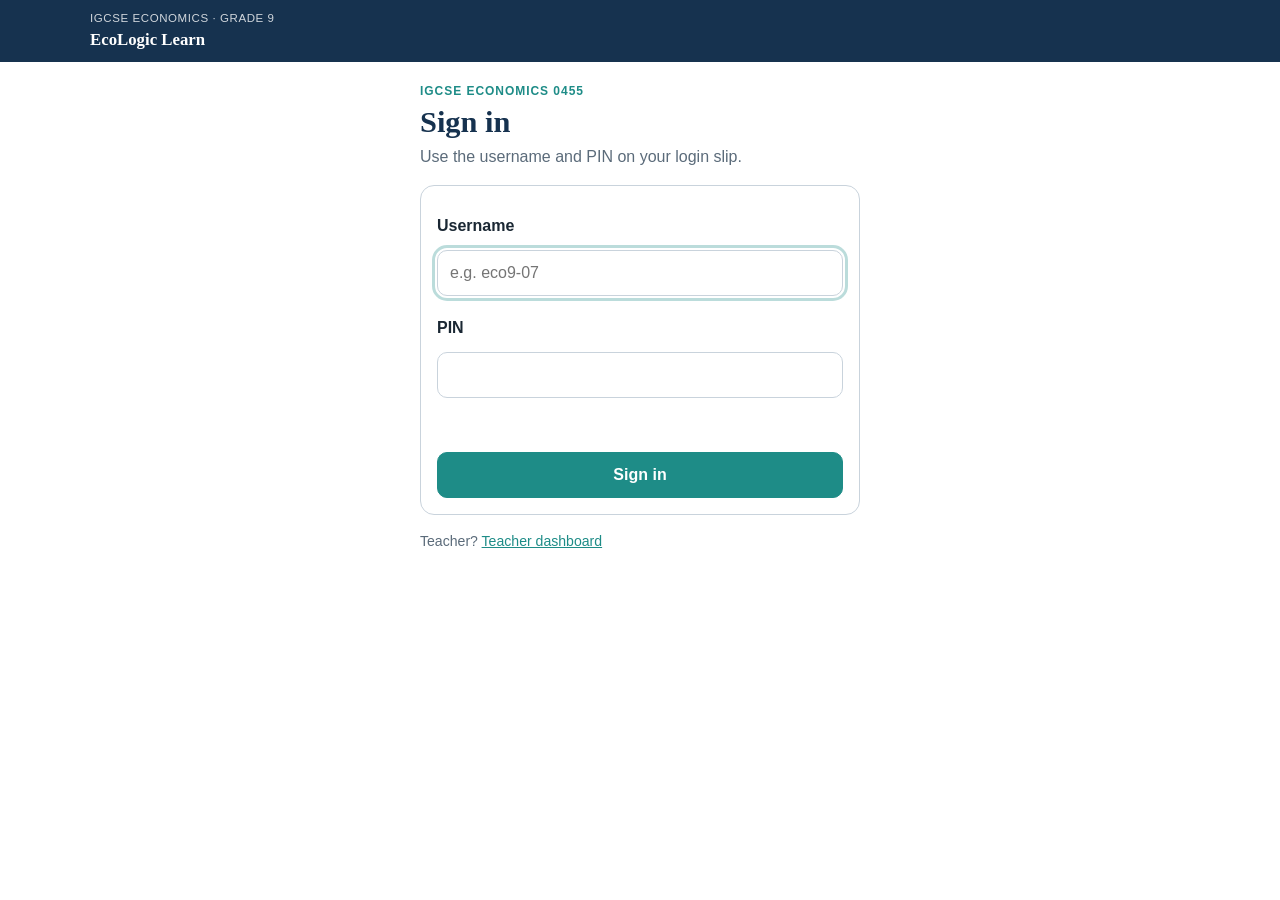
<file: learn/index.html>
<!doctype html>
<html lang="en">
<head>
<meta charset="utf-8">
<meta name="viewport" content="width=device-width, initial-scale=1, viewport-fit=cover">
<title>EcoLogic Learn</title>
<meta name="robots" content="noindex">
<link rel="icon" href="data:image/svg+xml,%3Csvg xmlns='http://www.w3.org/2000/svg' viewBox='0 0 32 32'%3E%3Crect width='32' height='32' rx='7' fill='%2316324F'/%3E%3Cpath d='M7 9l18 14M7 23L25 9' stroke='%23fff' stroke-width='3' stroke-linecap='round'/%3E%3C/svg%3E">
<link rel="stylesheet" href="css/app.css?v=d157cccb">
<script>try{var m=localStorage.getItem('ecl:pref:mode');if(m)document.documentElement.dataset.mode=JSON.parse(m)}catch(e){}</script>
<script src="../config.js"></script>
</head>
<body>
<header class="top"><div class="top-in">
  <a class="brand" href="#/"><small>IGCSE Economics · Grade 9</small>EcoLogic Learn</a>
  <div class="meta" id="meta"></div>
</div></header>
<main id="app"><p class="note">Loading…</p></main>
<noscript><p>Please turn on JavaScript.</p></noscript>
<script type="module" src="js/student.js?v=d157cccb"></script>
<script>/* If the app has not started after 8 seconds (for example a failed download), offer a reload instead of hanging. */
setTimeout(function(){var a=document.getElementById('app')||document.querySelector('main');if(a&&/Loading/.test(a.textContent)&&a.textContent.length<40){a.innerHTML='<div class="card center"><h2>The app did not load</h2><p>Check your internet, then try again.</p><button onclick="location.reload()">Reload</button></div>';}},8000);</script>
</body>
</html>
</file>
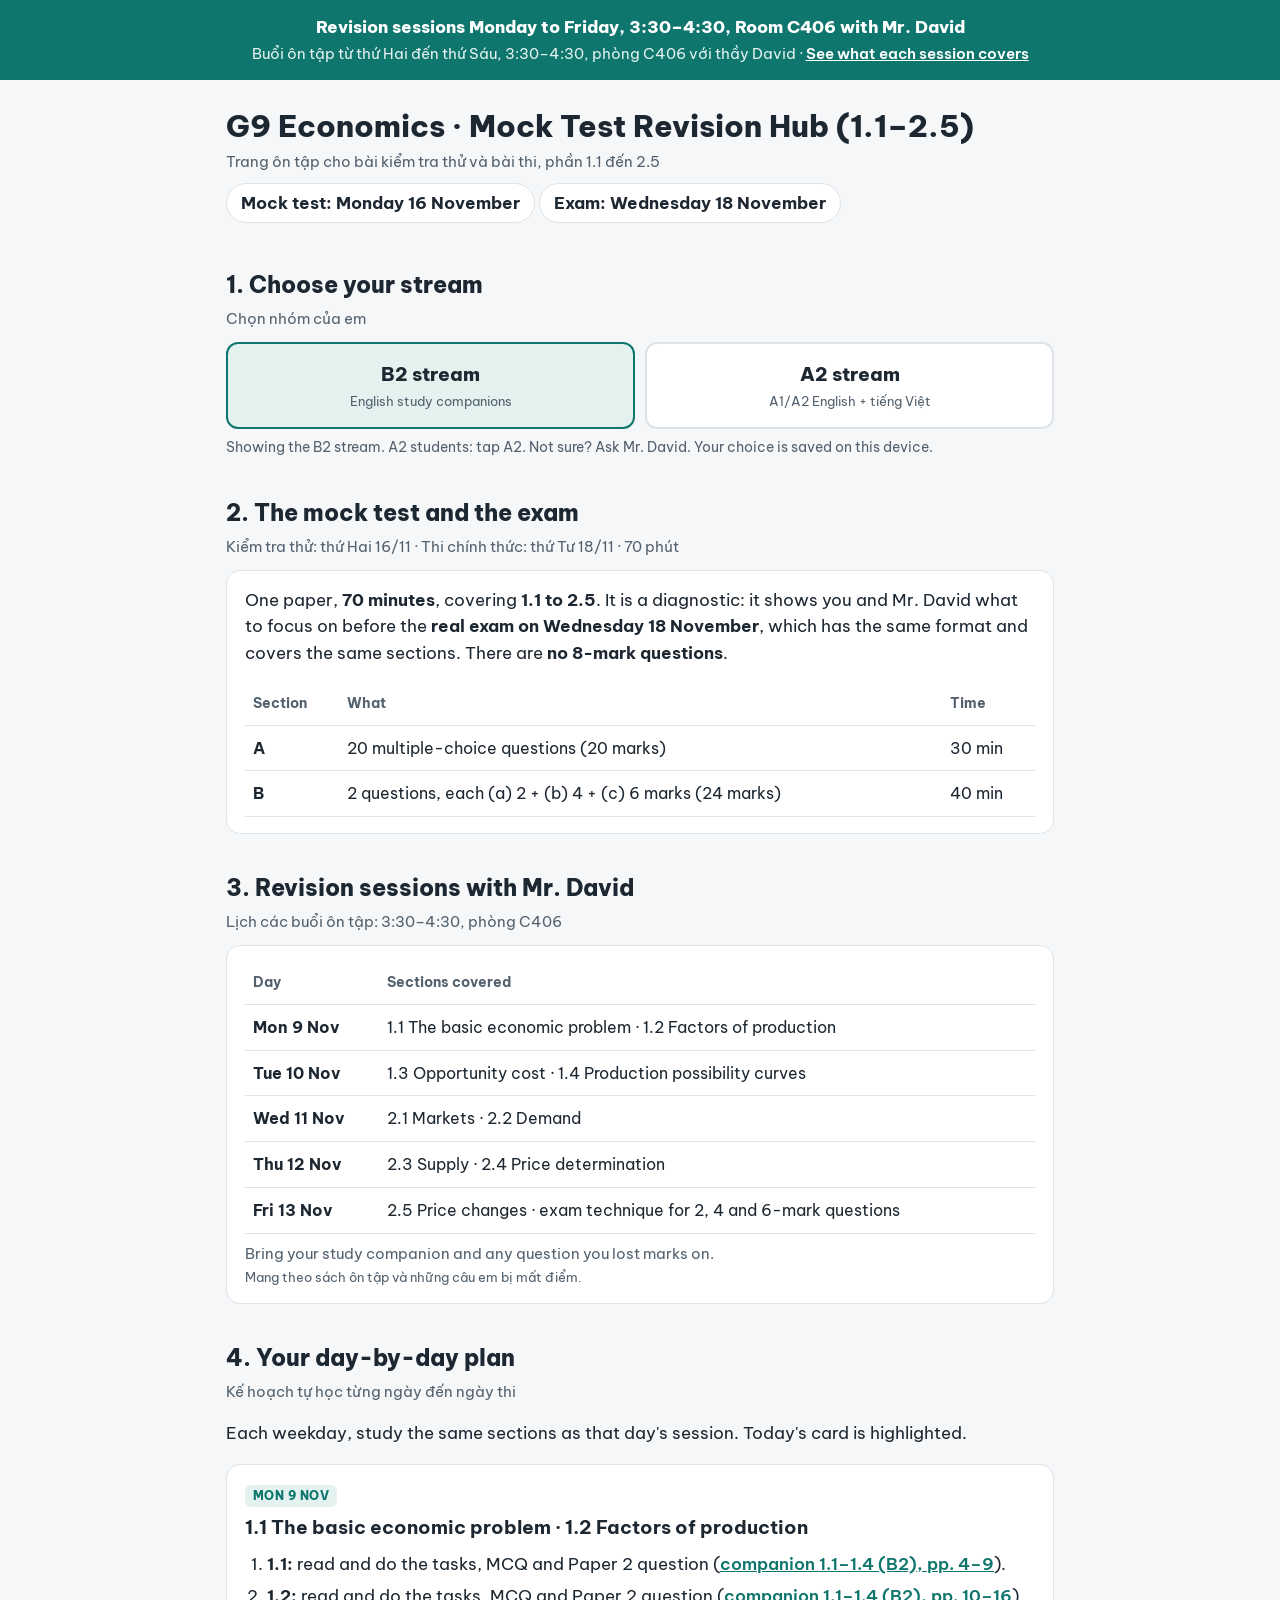
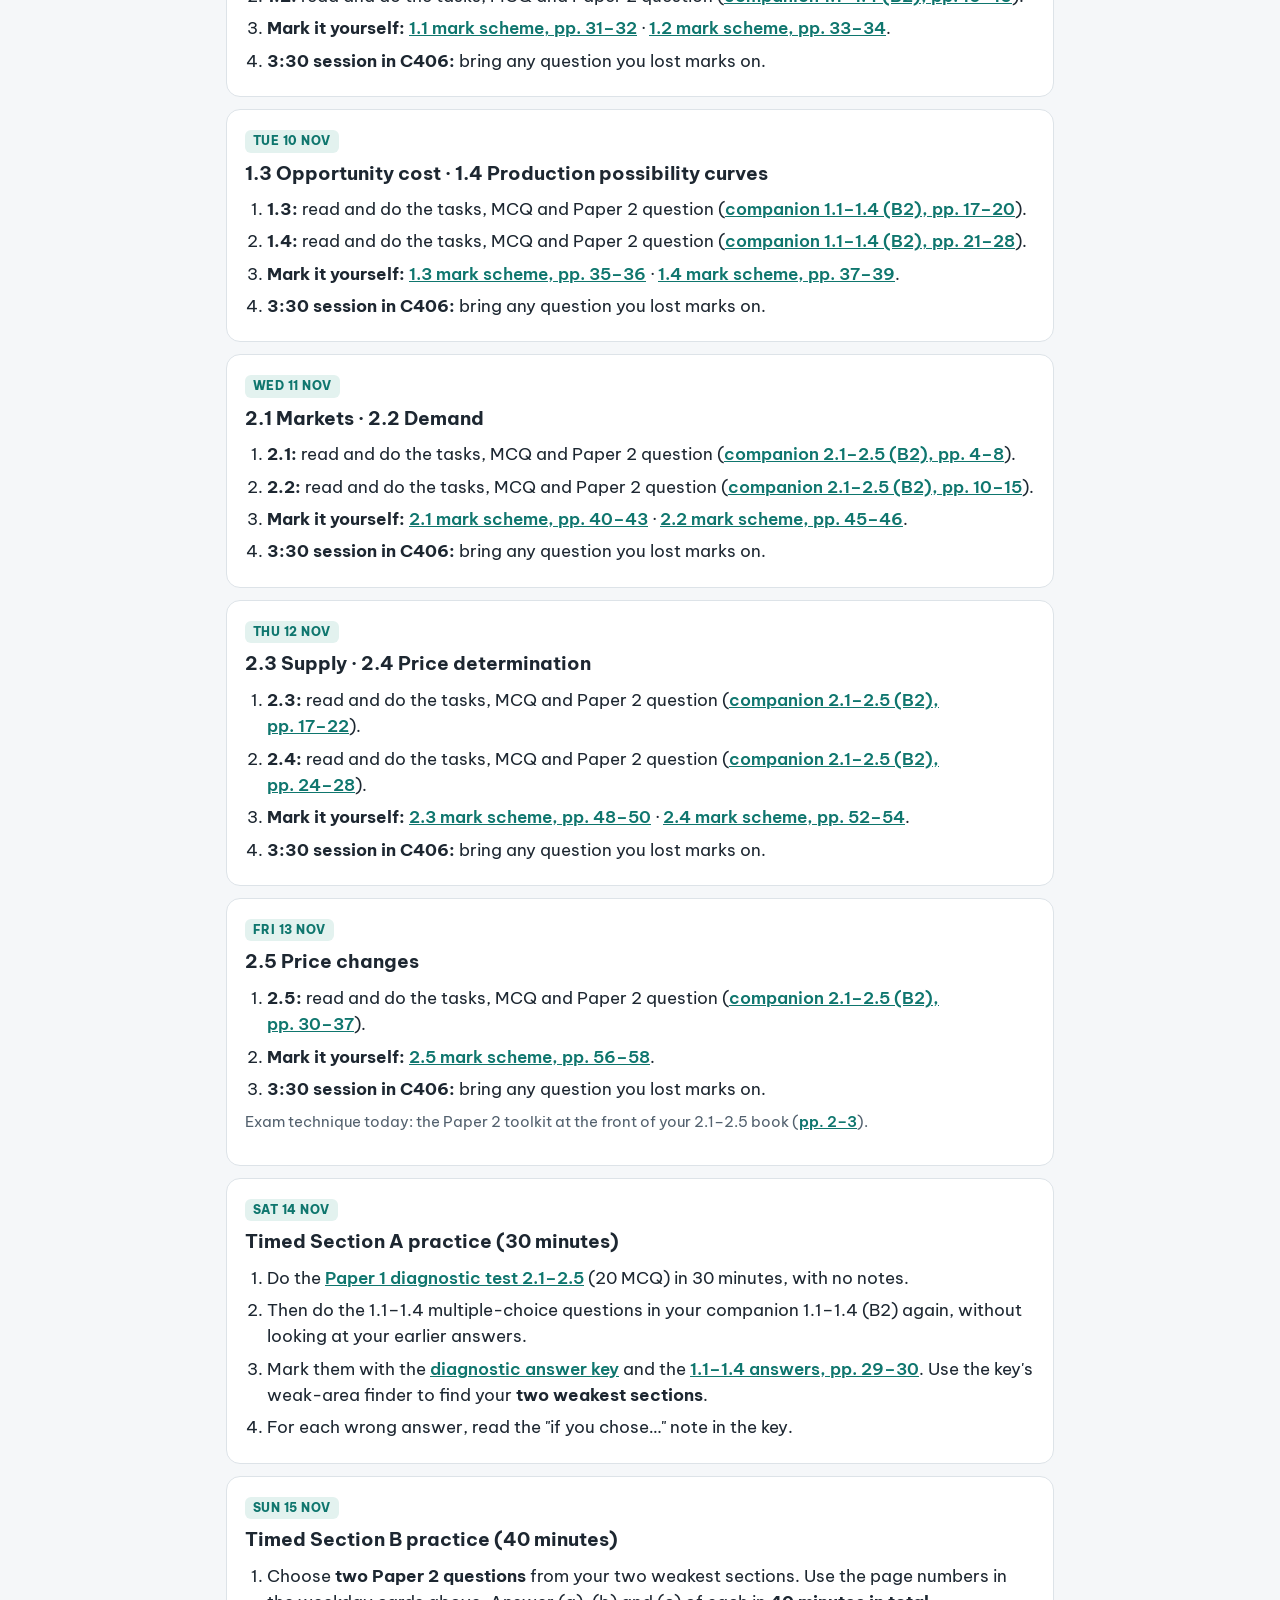
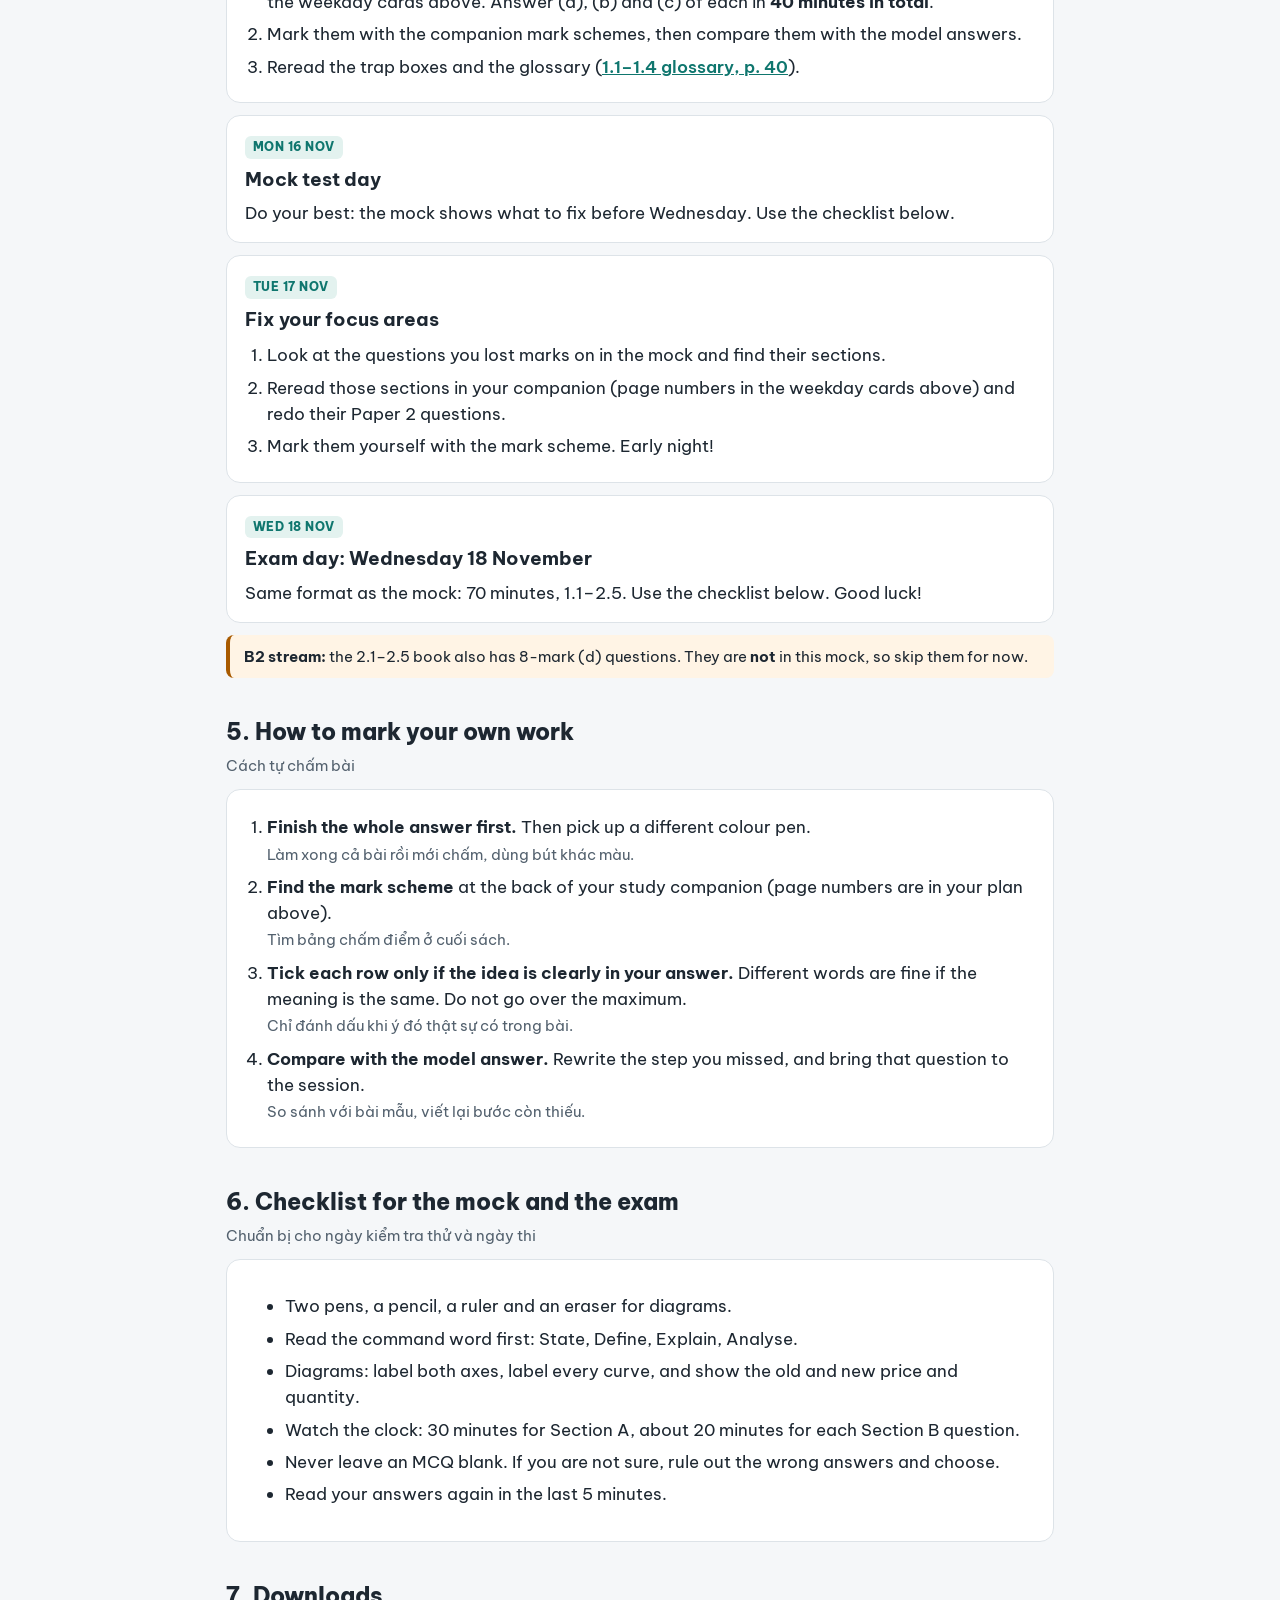
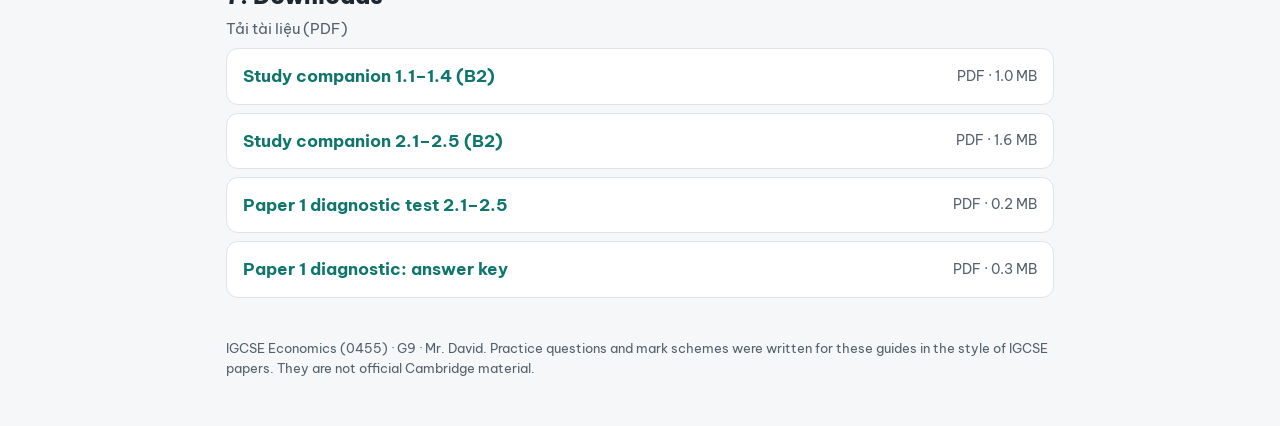
<file: revision/index.html>
<!doctype html>
<html lang="en">
<head>
<meta charset="utf-8">
<meta name="viewport" content="width=device-width, initial-scale=1">
<meta name="robots" content="noindex, nofollow">
<title>G9 Economics Revision Hub</title>
<meta name="description" content="G9 IGCSE Economics mock test revision hub, sections 1.1 to 2.5: revision sessions, a 7-day plan and the study companions.">
<link rel="preconnect" href="https://fonts.googleapis.com">
<link rel="preconnect" href="https://fonts.gstatic.com" crossorigin>
<link rel="stylesheet" href="https://fonts.googleapis.com/css2?family=Be+Vietnam+Pro:wght@400;600;700;800&display=swap">
<style>
:root{
  --bg:#f5f7f9; --card:#ffffff; --ink:#1d2731; --muted:#53616e; --line:#dde3e8;
  --accent:#0f766e; --accent-soft:#e3f2ef; --demand:#1f5fbf; --supply:#c62828;
  --warn-bg:#fff4e5; --warn:#a85a00; --today:#fff8d6; --today-line:#e0b400;
}
@media (prefers-color-scheme: dark){
  :root:not([data-theme="light"]){
    --bg:#11171c; --card:#1a2229; --ink:#e7edf2; --muted:#a3b0bb; --line:#2c3842;
    --accent:#3cbfae; --accent-soft:#16312e; --demand:#7aa7f0; --supply:#f07a7a;
    --warn-bg:#33270f; --warn:#f0b35c; --today:#2d2a12; --today-line:#c9a400;
  }
}
:root[data-theme="dark"]{
  --bg:#11171c; --card:#1a2229; --ink:#e7edf2; --muted:#a3b0bb; --line:#2c3842;
  --accent:#3cbfae; --accent-soft:#16312e; --demand:#7aa7f0; --supply:#f07a7a;
  --warn-bg:#33270f; --warn:#f0b35c; --today:#2d2a12; --today-line:#c9a400;
}
*{box-sizing:border-box}
html{-webkit-text-size-adjust:100%}
body{margin:0;background:var(--bg);color:var(--ink);font-family:"Be Vietnam Pro",system-ui,sans-serif;font-size:17px;line-height:1.55}
a{color:var(--accent);font-weight:600}
.wrap{max-width:860px;margin:0 auto;padding:0 16px 48px}
.banner{background:var(--accent);color:#fff;padding:14px 16px;text-align:center}
.banner b{font-weight:800}
.banner a{color:#fff;text-decoration:underline}
.banner .vi{color:#e3f2ef}
header{padding:28px 0 8px}
h1{font-size:30px;line-height:1.2;margin:0 0 6px;font-weight:800}
h2{font-size:23px;margin:36px 0 4px;font-weight:800}
h3{font-size:19px;margin:0 0 4px}
.vi{display:block;color:var(--muted);font-size:.88em;font-weight:400;margin-top:2px}
.count{display:inline-block;background:var(--card);border:1px solid var(--line);border-radius:999px;padding:6px 14px;font-weight:700;margin-top:10px}
.card{background:var(--card);border:1px solid var(--line);border-radius:14px;padding:16px 18px;margin:12px 0}
.stream{display:grid;grid-template-columns:1fr 1fr;gap:10px;margin-top:12px}
.stream button{font:inherit;font-size:19px;font-weight:800;padding:16px 10px;border-radius:12px;border:2px solid var(--line);background:var(--card);color:var(--ink);cursor:pointer}
.stream button small{display:block;font-size:13px;font-weight:400;color:var(--muted);margin-top:2px}
.stream button[aria-pressed="true"]{border-color:var(--accent);background:var(--accent-soft)}
.stream-note{color:var(--muted);font-size:14px;margin-top:8px}
table{width:100%;border-collapse:collapse;font-size:16px}
th,td{text-align:left;padding:10px 8px;border-bottom:1px solid var(--line);vertical-align:top}
th{font-size:14px;color:var(--muted);font-weight:700}
.fmt td:last-child{white-space:nowrap}
.day{position:relative}
.day.today{background:var(--today);border-color:var(--today-line);border-width:2px}
.tag{display:inline-block;font-size:12px;font-weight:800;letter-spacing:.04em;text-transform:uppercase;padding:2px 8px;border-radius:6px;background:var(--accent-soft);color:var(--accent);margin-right:6px}
.day.today .tag.now{background:var(--today-line);color:#1d2731}
.day h3{margin-top:6px}
.day ol{margin:8px 0 0;padding-left:22px}
.day li{margin:6px 0}
.sess{font-size:15px;color:var(--muted);margin-top:8px}
.warn{background:var(--warn-bg);border-left:4px solid var(--warn);padding:10px 14px;border-radius:8px;margin:10px 0;font-size:15px}
.files a{display:flex;justify-content:space-between;gap:12px;align-items:center;padding:14px 16px;border:1px solid var(--line);border-radius:12px;background:var(--card);margin:8px 0;text-decoration:none;color:var(--ink)}
.files a span:last-child{color:var(--muted);font-weight:400;font-size:14px;white-space:nowrap}
.files a b{color:var(--accent)}
.steps{padding-left:22px;margin:6px 0}
.steps li{margin:8px 0}
.check li{margin:6px 0}
footer{color:var(--muted);font-size:13px;margin-top:40px}
.pg{white-space:nowrap}
@media (max-width:520px){
  body{font-size:16px}
  h1{font-size:25px}
  th,td{padding:9px 5px}
  .fmt td:last-child{white-space:normal}
}
</style>
</head>
<body>

<div class="banner" role="note">
  <b>Revision sessions Monday to Friday, 3:30–4:30, Room C406 with Mr. David</b>
  <span class="vi">Buổi ôn tập từ thứ Hai đến thứ Sáu, 3:30–4:30, phòng C406 với thầy David · <a href="#sessions">See what each session covers</a></span>
</div>

<div class="wrap">

<header>
  <h1>G9 Economics · Mock Test Revision Hub (1.1–2.5)</h1>
  <span class="vi">Trang ôn tập cho bài kiểm tra thử và bài thi, phần 1.1 đến 2.5</span>
  <div class="count" id="count">Mock test: Monday 16 November</div>
  <div class="count" id="count2">Exam: Wednesday 18 November</div>
</header>

<section aria-labelledby="h-stream">
  <h2 id="h-stream">1. Choose your stream</h2>
  <span class="vi">Chọn nhóm của em</span>
  <div class="stream" role="group" aria-label="Stream">
    <button type="button" data-stream="B2" aria-pressed="false">B2 stream<small>English study companions</small></button>
    <button type="button" data-stream="A2" aria-pressed="false">A2 stream<small>A1/A2 English + tiếng Việt</small></button>
  </div>
  <p class="stream-note" id="stream-note">Not sure? Ask Mr. David. Choose one and the whole page changes to show your books and page numbers. Your choice is saved on this device.</p>
</section>

<section aria-labelledby="h-test">
  <h2 id="h-test">2. The mock test and the exam</h2>
  <span class="vi">Kiểm tra thử: thứ Hai 16/11 · Thi chính thức: thứ Tư 18/11 · 70 phút</span>
  <div class="card">
    <p style="margin-top:0">One paper, <b>70 minutes</b>, covering <b>1.1 to 2.5</b>. It is a diagnostic: it shows you and Mr. David what to focus on before the <b>real exam on Wednesday 18 November</b>, which has the same format and covers the same sections. There are <b>no 8-mark questions</b>.</p>
    <table class="fmt">
      <tr><th>Section</th><th>What</th><th>Time</th></tr>
      <tr><td><b>A</b></td><td>20 multiple-choice questions (20 marks)</td><td>30 min</td></tr>
      <tr><td><b>B</b></td><td>2 questions, each (a) 2 + (b) 4 + (c) 6 marks (24 marks)</td><td>40 min</td></tr>
    </table>
  </div>
</section>

<section aria-labelledby="sessions">
  <h2 id="sessions">3. Revision sessions with Mr. David</h2>
  <span class="vi">Lịch các buổi ôn tập: 3:30–4:30, phòng C406</span>
  <div class="card">
    <table>
      <tr><th>Day</th><th>Sections covered</th></tr>
      <tr data-date="2026-11-09"><td><b>Mon 9 Nov</b></td><td>1.1 The basic economic problem · 1.2 Factors of production</td></tr>
      <tr data-date="2026-11-10"><td><b>Tue 10 Nov</b></td><td>1.3 Opportunity cost · 1.4 Production possibility curves</td></tr>
      <tr data-date="2026-11-11"><td><b>Wed 11 Nov</b></td><td>2.1 Markets · 2.2 Demand</td></tr>
      <tr data-date="2026-11-12"><td><b>Thu 12 Nov</b></td><td>2.3 Supply · 2.4 Price determination</td></tr>
      <tr data-date="2026-11-13"><td><b>Fri 13 Nov</b></td><td>2.5 Price changes · exam technique for 2, 4 and 6-mark questions</td></tr>
    </table>
    <p class="sess" style="margin-bottom:0">Bring your study companion and any question you lost marks on. <span class="vi">Mang theo sách ôn tập và những câu em bị mất điểm.</span></p>
  </div>
</section>

<section aria-labelledby="h-plan">
  <h2 id="h-plan">4. Your day-by-day plan</h2>
  <span class="vi">Kế hoạch tự học từng ngày đến ngày thi</span>
  <p>Each weekday, study the same sections as that day's session. Today's card is highlighted.</p>
  <div id="days"></div>
  <div class="warn" id="skip-d" hidden><b>B2 stream:</b> the 2.1–2.5 book also has 8-mark (d) questions. They are <b>not</b> in this mock, so skip them for now.</div>
</section>

<section aria-labelledby="h-mark">
  <h2 id="h-mark">5. How to mark your own work</h2>
  <span class="vi">Cách tự chấm bài</span>
  <div class="card">
    <ol class="steps">
      <li><b>Finish the whole answer first.</b> Then pick up a different colour pen. <span class="vi">Làm xong cả bài rồi mới chấm, dùng bút khác màu.</span></li>
      <li><b>Find the mark scheme</b> at the back of your study companion (page numbers are in your plan above). <span class="vi">Tìm bảng chấm điểm ở cuối sách.</span></li>
      <li><b>Tick each row only if the idea is clearly in your answer.</b> Different words are fine if the meaning is the same. Do not go over the maximum. <span class="vi">Chỉ đánh dấu khi ý đó thật sự có trong bài.</span></li>
      <li><b>Compare with the model answer.</b> Rewrite the step you missed, and bring that question to the session. <span class="vi">So sánh với bài mẫu, viết lại bước còn thiếu.</span></li>
    </ol>
  </div>
</section>

<section aria-labelledby="h-day">
  <h2 id="h-day">6. Checklist for the mock and the exam</h2>
  <span class="vi">Chuẩn bị cho ngày kiểm tra thử và ngày thi</span>
  <div class="card">
    <ul class="check">
      <li>Two pens, a pencil, a ruler and an eraser for diagrams.</li>
      <li>Read the command word first: State, Define, Explain, Analyse.</li>
      <li>Diagrams: label both axes, label every curve, and show the old and new price and quantity.</li>
      <li>Watch the clock: 30 minutes for Section A, about 20 minutes for each Section B question.</li>
      <li>Never leave an MCQ blank. If you are not sure, rule out the wrong answers and choose.</li>
      <li>Read your answers again in the last 5 minutes.</li>
    </ul>
  </div>
</section>

<section aria-labelledby="h-files">
  <h2 id="h-files">7. Downloads</h2>
  <span class="vi">Tải tài liệu (PDF)</span>
  <div class="files" id="files"></div>
</section>

<footer>IGCSE Economics (0455) · G9 · Mr. David. Practice questions and mark schemes were written for these guides in the style of IGCSE papers. They are not official Cambridge material.</footer>
</div>

<script>
(function(){
  var FILES = {
    c1B2:{name:'Study companion 1.1–1.4 (B2)', file:'pdf/companion-1.1-1.4-B2.pdf', size:'1.0 MB', s:'B2'},
    c2B2:{name:'Study companion 2.1–2.5 (B2)', file:'pdf/companion-2.1-2.5-B2.pdf', size:'1.6 MB', s:'B2'},
    c1A2:{name:'Study companion 1.1–1.4 (A1-A2)', file:'pdf/companion-1.1-1.4-A2.pdf', size:'1.1 MB', s:'A2'},
    c2A2:{name:'Study companion 2.1–2.5 (A1-A2)', file:'pdf/companion-2.1-2.5-A2.pdf', size:'1.6 MB', s:'A2'},
    diag:{name:'Paper 1 diagnostic test 2.1–2.5', file:'pdf/diagnostic-2.1-2.5.pdf', size:'0.2 MB', s:'both'},
    key:{name:'Paper 1 diagnostic: answer key', file:'pdf/diagnostic-2.1-2.5-answer-key.pdf', size:'0.3 MB', s:'both'}
  };
  // [section pages, mark-scheme pages] per stream
  var P = {
    B2:{
      '1.1':['c1B2','4–9','31–32',4,31], '1.2':['c1B2','10–16','33–34',10,33],
      '1.3':['c1B2','17–20','35–36',17,35], '1.4':['c1B2','21–28','37–39',21,37],
      '2.1':['c2B2','4–8','40–43',4,40], '2.2':['c2B2','10–15','45–46',10,45],
      '2.3':['c2B2','17–22','48–50',17,48], '2.4':['c2B2','24–28','52–54',24,52],
      '2.5':['c2B2','30–37','56–58',30,56],
      mcq1:['c1B2','29–30',29], glos1:['c1B2','40',40], tool2:['c2B2','2–3',2]
    },
    A2:{
      '1.1':['c1A2','4–10','38–39',4,38], '1.2':['c1A2','11–18','39–40',11,39],
      '1.3':['c1A2','19–25','41–42',19,41], '1.4':['c1A2','26–34','42–44',26,42],
      '2.1':['c2A2','4–9','46–47',4,46], '2.2':['c2A2','10–18','47–49',10,47],
      '2.3':['c2A2','19–26','49–50',19,49], '2.4':['c2A2','27–33','51–52',27,51],
      '2.5':['c2A2','34–41','52–54',34,52],
      mcq1:['c1A2','35–37',35], glos1:['c1A2','45',45], tool2:['c2A2','2–3',2]
    }
  };
  var NAMES = {'1.1':'The basic economic problem','1.2':'Factors of production','1.3':'Opportunity cost','1.4':'Production possibility curves',
    '2.1':'Markets','2.2':'Demand','2.3':'Supply','2.4':'Price determination','2.5':'Price changes'};
  var DAYS = [
    {d:'2026-11-09', t:'Mon 9 Nov', secs:['1.1','1.2']},
    {d:'2026-11-10', t:'Tue 10 Nov', secs:['1.3','1.4']},
    {d:'2026-11-11', t:'Wed 11 Nov', secs:['2.1','2.2']},
    {d:'2026-11-12', t:'Thu 12 Nov', secs:['2.3','2.4']},
    {d:'2026-11-13', t:'Fri 13 Nov', secs:['2.5']},
    {d:'2026-11-14', t:'Sat 14 Nov', sat:true},
    {d:'2026-11-15', t:'Sun 15 Nov', sun:true},
    {d:'2026-11-16', t:'Mon 16 Nov', mock:true},
    {d:'2026-11-17', t:'Tue 17 Nov', fix:true},
    {d:'2026-11-18', t:'Wed 18 Nov', exam:true}
  ];

  function link(id, page, label){
    var f = FILES[id];
    return '<a href="' + f.file + (page ? '#page=' + page : '') + '" target="_blank" rel="noopener">' + label + '</a>';
  }
  function book(id){ return FILES[id].name.replace('Study companion ', 'companion '); }

  function todayISO(){
    try{
      return new Intl.DateTimeFormat('en-CA',{timeZone:'Asia/Ho_Chi_Minh',year:'numeric',month:'2-digit',day:'2-digit'}).format(new Date());
    }catch(e){ return new Date().toISOString().slice(0,10); }
  }

  function render(stream){
    var p = P[stream];
    var today = todayISO();
    var html = '';
    DAYS.forEach(function(day){
      var isToday = day.d === today;
      html += '<div class="card day' + (isToday ? ' today' : '') + '">';
      html += '<span class="tag">' + day.t + '</span>' + (isToday ? '<span class="tag now">Today</span>' : '');
      if (day.secs){
        html += '<h3>' + day.secs.map(function(s){ return s + ' ' + NAMES[s]; }).join(' · ') + '</h3><ol>';
        day.secs.forEach(function(s){
          var r = p[s];
          html += '<li><b>' + s + ':</b> read and do the tasks, MCQ and Paper 2 question (' + link(r[0], r[3], book(r[0]) + ', <span class="pg">pp. ' + r[1] + '</span>') + ').</li>';
        });
        html += '<li><b>Mark it yourself:</b> ' + day.secs.map(function(s){ var r = p[s]; return link(r[0], r[4], s + ' mark scheme, <span class="pg">pp. ' + r[2] + '</span>'); }).join(' · ') + '.</li>';
        html += '<li><b>3:30 session in C406:</b> bring any question you lost marks on.</li></ol>';
        if (day.d === '2026-11-13') html += '<p class="sess">Exam technique today: the Paper 2 toolkit at the front of your 2.1–2.5 book (' + link(p.tool2[0], p.tool2[2], 'pp. ' + p.tool2[1]) + ').</p>';
      } else if (day.sat){
        html += '<h3>Timed Section A practice (30 minutes)</h3><ol>';
        html += '<li>Do the ' + link('diag', 1, 'Paper 1 diagnostic test 2.1–2.5') + ' (20 MCQ) in 30 minutes, with no notes.</li>';
        html += '<li>Then do the 1.1–1.4 multiple-choice questions in your ' + book(p.mcq1[0]) + ' again, without looking at your earlier answers.</li>';
        html += '<li>Mark them with the ' + link('key', 1, 'diagnostic answer key') + ' and the ' + link(p.mcq1[0], p.mcq1[2], '1.1–1.4 answers, <span class="pg">pp. ' + p.mcq1[1] + '</span>') + '. Use the key\'s weak-area finder to find your <b>two weakest sections</b>.</li>';
        html += '<li>For each wrong answer, read the "if you chose…" note in the key.</li></ol>';
      } else if (day.sun){
        html += '<h3>Timed Section B practice (40 minutes)</h3><ol>';
        html += '<li>Choose <b>two Paper 2 questions</b> from your two weakest sections. Use the page numbers in the weekday cards above. Answer (a), (b) and (c) of each in <b>40 minutes in total</b>.</li>';
        html += '<li>Mark them with the companion mark schemes, then compare them with the model answers.</li>';
        html += '<li>Reread the trap boxes and the glossary (' + link(p.glos1[0], p.glos1[2], '1.1–1.4 glossary, p. ' + p.glos1[1]) + ').</li></ol>';
      } else if (day.mock){
        html += '<h3>Mock test day</h3><p style="margin:6px 0 0">Do your best: the mock shows what to fix before Wednesday. Use the checklist below.</p>';
      } else if (day.fix){
        html += '<h3>Fix your focus areas</h3><ol><li>Look at the questions you lost marks on in the mock and find their sections.</li><li>Reread those sections in your companion (page numbers in the weekday cards above) and redo their Paper 2 questions.</li><li>Mark them yourself with the mark scheme. Early night!</li></ol>';
      } else {
        html += '<h3>Exam day: Wednesday 18 November</h3><p style="margin:6px 0 0">Same format as the mock: 70 minutes, 1.1–2.5. Use the checklist below. Good luck!</p>';
      }
      html += '</div>';
    });
    document.getElementById('days').innerHTML = html;
    document.getElementById('skip-d').hidden = stream !== 'B2';

    var fh = '';
    Object.keys(FILES).forEach(function(k){
      var f = FILES[k];
      if (f.s === stream || f.s === 'both')
        fh += '<a href="' + f.file + '" target="_blank" rel="noopener"><b>' + f.name + '</b><span>PDF · ' + f.size + '</span></a>';
    });
    document.getElementById('files').innerHTML = fh;

    document.querySelectorAll('.stream button').forEach(function(b){
      b.setAttribute('aria-pressed', b.dataset.stream === stream ? 'true' : 'false');
    });
    document.getElementById('stream-note').textContent = 'Showing the ' + stream + ' stream. Tap the other button to switch. Your choice is saved on this device.';
    document.querySelectorAll('#sessions tr[data-date]').forEach(function(tr){
      tr.style.background = tr.dataset.date === today ? 'var(--today)' : '';
    });
  }

  function countdown(){
    var t = todayISO();
    var a = Date.UTC(+t.slice(0,4), +t.slice(5,7) - 1, +t.slice(8,10));
    var n = Math.round((Date.UTC(2026,10,16) - a) / 86400000);
    var el = document.getElementById('count');
    if (n > 1) el.textContent = 'Mock test: Monday 16 November · ' + n + ' days to go';
    else if (n === 1) el.textContent = 'Mock test: tomorrow, Monday 16 November';
    else if (n === 0) el.textContent = 'Mock test: today. Good luck!';
    else el.textContent = 'Mock test: Monday 16 November';
    var m = Math.round((Date.UTC(2026,10,18) - a) / 86400000);
    var e2 = document.getElementById('count2');
    if (m > 1) e2.textContent = 'Exam: Wednesday 18 November · ' + m + ' days to go';
    else if (m === 1) e2.textContent = 'Exam: tomorrow, Wednesday 18 November';
    else if (m === 0) e2.textContent = 'Exam: today. Good luck!';
  }

  var saved = null;
  try { saved = localStorage.getItem('g9-revision-stream'); } catch(e){}
  document.querySelectorAll('.stream button').forEach(function(b){
    b.addEventListener('click', function(){
      try { localStorage.setItem('g9-revision-stream', b.dataset.stream); } catch(e){}
      render(b.dataset.stream);
    });
  });
  countdown();
  render(saved === 'A2' ? 'A2' : 'B2');
  if (!saved) document.getElementById('stream-note').textContent = 'Showing the B2 stream. A2 students: tap A2. Not sure? Ask Mr. David. Your choice is saved on this device.';
})();
</script>
</body>
</html>
</file>
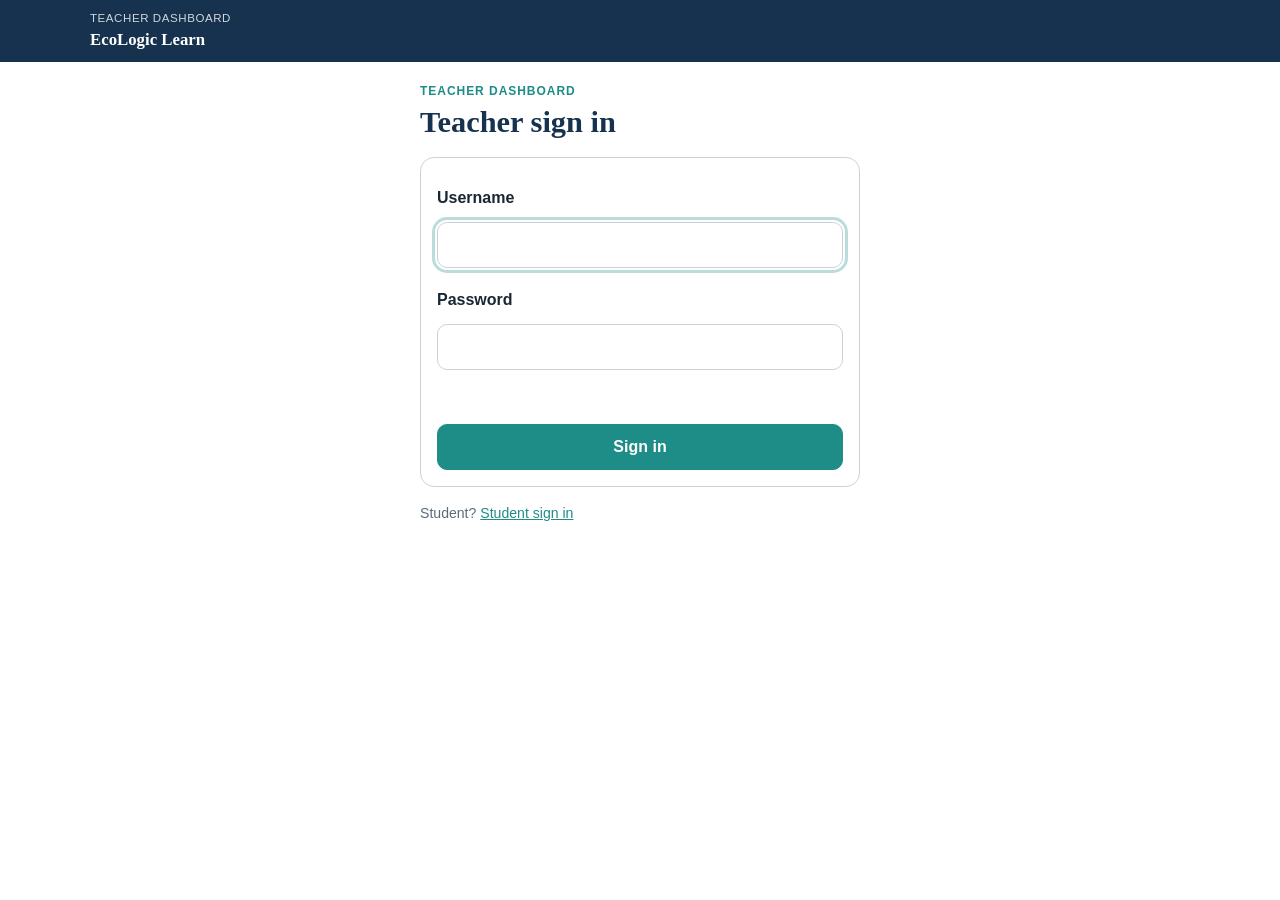
<file: learn/teacher.html>
<!doctype html>
<html lang="en">
<head>
<meta charset="utf-8">
<meta name="viewport" content="width=device-width, initial-scale=1, viewport-fit=cover">
<title>EcoLogic Learn · Teacher</title>
<meta name="robots" content="noindex">
<link rel="icon" href="data:image/svg+xml,%3Csvg xmlns='http://www.w3.org/2000/svg' viewBox='0 0 32 32'%3E%3Crect width='32' height='32' rx='7' fill='%2316324F'/%3E%3Cpath d='M7 9l18 14M7 23L25 9' stroke='%23fff' stroke-width='3' stroke-linecap='round'/%3E%3C/svg%3E">
<link rel="stylesheet" href="css/app.css?v=d157cccb">
<script>try{var m=localStorage.getItem('ecl:pref:mode');if(m)document.documentElement.dataset.mode=JSON.parse(m)}catch(e){}</script>
<script src="../config.js"></script>
</head>
<body>
<header class="top"><div class="top-in">
  <a class="brand" href="#/"><small>Teacher dashboard</small>EcoLogic Learn</a>
  <div class="meta" id="meta"></div>
</div></header>
<main id="app" class="wide"><p class="note">Loading…</p></main>
<noscript><p>Please turn on JavaScript.</p></noscript>
<script type="module" src="js/teacher.js?v=d157cccb"></script>
<script>/* If the app has not started after 8 seconds (for example a failed download), offer a reload instead of hanging. */
setTimeout(function(){var a=document.getElementById('app')||document.querySelector('main');if(a&&/Loading/.test(a.textContent)&&a.textContent.length<40){a.innerHTML='<div class="card center"><h2>The app did not load</h2><p>Check your internet, then try again.</p><button onclick="location.reload()">Reload</button></div>';}},8000);</script>
</body>
</html>
</file>
<file: learn/css/app.css>
[hidden]{display:none!important}
/* Palette and type follow Checkpoint Quest: navy, teal, orange, gold for XP; serif headings. Demand stays blue and supply red. */
:root{--navy:#16324F;--title:#16324F;--teal:#1E8C87;--orange:#D9622B;--mint:#DDF1EE;--peach:#FBE7DA;--gold:#C98A0B;--gold-bg:#FCF1D6;
--bg:#FFFFFF;--panel:#FFFFFF;--paper:#F1F5F8;--card:#F1F5F8;--line:#C9D3DC;--ink:#1A2733;--muted:#5B6B7A;--on-dark:#FFFFFF;--focus:rgba(30,140,135,.3);
--cocoa:var(--teal);--foil:var(--gold);--foil-soft:var(--gold-bg);
--d:#1F64A6;--d-soft:#E2EEF8;--s:#B3402A;--s-soft:#FCE9E4;--ok:#1E7A4C;--ok-soft:#E3F4EA;--bad:#B3402A;--bad-soft:#FCE9E4;--warn:#9a5b00;--warn-soft:#FBF0DC;
--shadow:none;--r:14px;
--font-body:-apple-system,BlinkMacSystemFont,"Segoe UI",Roboto,"Helvetica Neue",Arial,sans-serif;--font-display:Cambria,Georgia,"Times New Roman",serif;color-scheme:light}
@media (prefers-color-scheme:dark){:root:not([data-mode=light]){--navy:#1F4468;--title:#BFD6EC;--teal:#2BA59E;--orange:#E0743F;--mint:#14302D;--peach:#3A2A20;--gold:#F0B83C;--gold-bg:#3A2E12;
--bg:#0F1720;--panel:#16212C;--paper:#1C2935;--card:#1C2935;--line:#33445A;--ink:#E6EDF3;--muted:#9AA8B5;--focus:rgba(43,165,158,.4);
--d:#6FB3EC;--d-soft:#16303d;--s:#F29A85;--s-soft:#3A1F1A;--ok:#6FD39C;--ok-soft:#163326;--bad:#F29A85;--bad-soft:#3A1F1A;--warn:#e7b65c;--warn-soft:#3a2b12;color-scheme:dark}}
:root[data-mode=dark]{--navy:#1F4468;--title:#BFD6EC;--teal:#2BA59E;--orange:#E0743F;--mint:#14302D;--peach:#3A2A20;--gold:#F0B83C;--gold-bg:#3A2E12;
--bg:#0F1720;--panel:#16212C;--paper:#1C2935;--card:#1C2935;--line:#33445A;--ink:#E6EDF3;--muted:#9AA8B5;--focus:rgba(43,165,158,.4);
--d:#6FB3EC;--d-soft:#16303d;--s:#F29A85;--s-soft:#3A1F1A;--ok:#6FD39C;--ok-soft:#163326;--bad:#F29A85;--bad-soft:#3A1F1A;--warn:#e7b65c;--warn-soft:#3a2b12;color-scheme:dark}
*{box-sizing:border-box}html{-webkit-text-size-adjust:100%}
body{margin:0;background:var(--bg);color:var(--ink);font:1rem/1.5 var(--font-body);padding-top:env(safe-area-inset-top,0px)}
h1,h2,h3{font-family:var(--font-display);line-height:1.2;margin:0 0 .4em;color:var(--title);text-wrap:balance}h1{font-size:1.9rem}h2{font-size:1.4rem}h3{font-size:1.1rem}
p{margin:.3em 0 .8em}a{color:var(--teal)}
main{max-width:760px;margin:0 auto;padding:20px 16px 56px}main.wide{max-width:1100px}main.play{max-width:1080px}
.card{background:var(--panel);border:1.5px solid var(--line);border-radius:var(--r);padding:16px 18px;margin:0 0 14px}
.muted{color:var(--muted)}.small{font-size:.88rem}.center{text-align:center}.row{display:flex;gap:10px;flex-wrap:wrap;align-items:center}.grow{flex:1}
button,.btn{font:700 1rem var(--font-body);border:1.5px solid var(--cocoa);background:var(--cocoa);color:var(--on-dark);border-radius:10px;padding:11px 18px;cursor:pointer;min-height:46px;text-decoration:none;display:inline-flex;align-items:center;justify-content:center;gap:6px}
button.ghost,.btn.ghost{background:transparent;color:var(--cocoa)}button.small{padding:5px 11px;min-height:34px;font-size:.88rem}
button:disabled{opacity:.45;cursor:default}button:focus-visible,a:focus-visible,input:focus-visible,select:focus-visible,textarea:focus-visible{outline:3px solid var(--focus);outline-offset:2px}
label{display:block;font-weight:700;margin:12px 0 4px}
input,select,textarea{font:inherit;width:100%;padding:10px 12px;border:1.5px solid var(--line);border-radius:10px;background:var(--panel);color:var(--ink)}
textarea{min-height:130px;resize:vertical}
.err{color:var(--bad);font-weight:700;min-height:1.4em;margin:8px 0}
.badge{display:inline-block;padding:2px 9px;border-radius:99px;font-size:.8rem;font-weight:700;background:var(--foil-soft);color:var(--warn)}
.lvl0{background:var(--ok-soft);color:var(--ok)}.lvl1{background:var(--d-soft);color:var(--d)}.lvl2{background:var(--s-soft);color:var(--s)}
/* unit map */
.units{display:grid;gap:10px}.unit{display:flex;gap:14px;align-items:center;padding:14px 16px;border:2px solid var(--line);border-radius:var(--r);background:var(--panel);color:inherit;text-decoration:none;font:inherit;text-align:left;width:100%;cursor:pointer}
.unit .num{font:800 1.3rem var(--font-display);color:var(--cocoa);min-width:2.6em}.unit.open{border-color:var(--cocoa)}.unit.locked{opacity:.55;cursor:default}
.unit .t{font-weight:700}.unit .s{font-size:.88rem;color:var(--muted)}
.acts{display:grid;grid-template-columns:repeat(auto-fit,minmax(200px,1fr));gap:10px}
.act{border:2px solid var(--line);border-radius:var(--r);padding:14px;background:var(--panel);cursor:pointer;text-align:left;font:inherit;color:inherit}
.act:hover{border-color:var(--cocoa)}.act .t{font:800 1.08rem var(--font-display)}.act .s{font-size:.88rem;color:var(--muted)}
.meter{height:8px;border-radius:9px;background:var(--line);overflow:hidden;margin-top:8px}.meter i{display:block;height:100%;background:var(--ok)}
/* diagram */
.dgwrap{max-width:420px;margin:6px auto}.dg{width:100%;height:auto;display:block}
.dg-axes line{stroke:var(--ink);stroke-width:2}.dg-axes text{fill:var(--muted);font-size:13px;font-family:var(--font-body)}
.dg polyline.dg-d{stroke:var(--d);stroke-width:3.5;fill:none}.dg polyline.dg-s{stroke:var(--s);stroke-width:3.5;fill:none}
.dg polyline.dg-old{stroke-dasharray:6 5;stroke-width:2.2;opacity:.55}
.dg-lab{font:700 14px var(--font-body)}.dg-lab.dg-dl{fill:var(--d)}.dg-lab.dg-sl{fill:var(--s)}
.dg-guide{stroke:var(--muted);stroke-dasharray:3 4;fill:none;stroke-width:1.4}.dg-eq{fill:var(--ink)}.dg-tick{fill:var(--ink);font:700 12px var(--font-body)}
.dg-faint{opacity:.45}.dg-new.dg-eq{fill:var(--foil)}
/* choices */
.choices{display:grid;gap:9px;margin:10px 0}.choices.two{grid-template-columns:1fr 1fr}
.choice{border:2px solid var(--line);background:var(--panel);color:var(--ink);text-align:left;font-weight:400;justify-content:flex-start;min-height:52px}
.choice.sel{border-color:var(--cocoa);background:var(--foil-soft)}.choice.right{border-color:var(--ok);background:var(--ok-soft)}.choice.wrong{border-color:var(--bad);background:var(--bad-soft)}
.choice.d{border-left:8px solid var(--d)}.choice.s{border-left:8px solid var(--s)}
.seg{display:flex;border:2px solid var(--line);border-radius:10px;overflow:hidden}.seg button{flex:1;border:0;border-radius:0;background:var(--panel);color:var(--ink);min-height:44px;padding:6px;font-weight:700}
.seg button+button{border-left:2px solid var(--line)}.seg button.sel{background:var(--navy);color:var(--on-dark)}
.fb{border-radius:12px;padding:12px 14px;margin:12px 0}.fb.ok{background:var(--ok-soft)}.fb.no{background:var(--bad-soft)}.fb.tip{background:var(--warn-soft)}
.fb>b:first-child{display:block}
.steps{display:flex;gap:6px;margin-bottom:10px}.steps i{flex:1;height:6px;border-radius:9px;background:var(--line)}.steps i.on{background:var(--cocoa)}.steps i.done{background:var(--ok)}
.event{font:700 1.15rem/1.35 var(--font-display);margin:.3em 0 .6em}
.vi{font-size:.85rem;color:var(--muted)}.vi b{color:var(--ink)}
.calc{border:1.5px dashed var(--teal);border-radius:12px;padding:10px 14px;margin:10px 0;background:var(--panel)}
.calc-f{margin:0;display:flex;flex-direction:column;gap:4px}.calc-f b{color:var(--teal)}.calc-f span{font-weight:600;font-size:1rem}
.calc .calc-h{margin-top:8px}.calc-ht{margin:8px 0 0}
.frame{border-left:4px solid var(--foil);padding:8px 12px;background:var(--foil-soft);border-radius:0 10px 10px 0;font-size:.95rem}
.src{background:var(--paper);border-radius:12px;padding:12px 14px;font-size:.97rem}
table.t{border-collapse:collapse;width:100%;font-size:.95rem}table.t td,table.t th{border-bottom:1px solid var(--line);padding:7px 8px;text-align:left}
.pill{display:inline-block;padding:3px 10px;border-radius:99px;border:1px solid var(--line);margin:3px 4px 3px 0;font-size:.88rem}
.pill.hit{background:var(--ok-soft);border-color:var(--ok)}.pill.miss{background:var(--warn-soft);border-color:var(--warn)}
.toast{position:fixed;left:50%;top:64px;transform:translateX(-50%);background:var(--ink);color:var(--paper);padding:10px 16px;border-radius:10px;font-weight:700;z-index:20;max-width:92vw}
.sticky-foot{position:sticky;bottom:0;background:var(--paper);padding:10px 0;display:flex;gap:10px}
.sticky-foot button{flex:1}
/* teacher */
.tabs{display:flex;gap:6px;flex-wrap:wrap;margin-bottom:12px}.tabs button{background:transparent;color:var(--cocoa);border-color:var(--line)}.tabs button.sel{background:var(--cocoa);color:var(--panel);border-color:var(--cocoa)}
.scroll{overflow-x:auto;-webkit-overflow-scrolling:touch}
table.grid{border-collapse:collapse;font-size:.9rem;min-width:100%}table.grid th,table.grid td{border-bottom:1px solid var(--line);padding:7px 8px;text-align:left;white-space:nowrap}
table.grid th{position:sticky;top:0;background:var(--panel);font-size:.8rem;color:var(--muted)}table.grid tr.click{cursor:pointer}table.grid tr.click:hover{background:var(--foil-soft)}
.heat{text-align:center!important;font-weight:700;min-width:44px}
.h0{color:var(--muted)}.h1{background:#fbe9c7;color:#6b4300}.h2{background:#f4c27a;color:#4a2c00}.h3{background:#e07a5f;color:#fff}
@media (prefers-color-scheme:dark){.h1{background:#4a3a14;color:#f2d79a}.h2{background:#7a5417;color:#fff}.h3{background:#a5402c;color:#fff}}
.stat{display:inline-block;margin-right:22px}.stat b{display:block;font:800 1.5rem var(--font-display)}
@media (max-width:520px){.choices.two{grid-template-columns:1fr}h1{font-size:1.45rem}.card{padding:14px}}
@media print{.top,.noprint{display:none!important}body{background:#fff}.card{box-shadow:none}}
/* layout fixes: activity cards are buttons but lay out as blocks; diagram beside the questions on wide screens */
button.act{display:block;width:100%;background:var(--panel);color:var(--ink);font-weight:400;border-color:var(--line);min-height:0}
button.act .t{display:block;margin-bottom:4px}
button.unit{font-weight:400;background:var(--panel);color:var(--ink);border-color:var(--line)}button.unit.open{border-color:var(--cocoa)}
.src td{white-space:nowrap}.src td:first-child{white-space:normal}
.stat-units{display:block;margin-top:6px}
@media (min-width:900px){
  main.play{max-width:1080px}
  .play-grid{display:grid;grid-template-columns:minmax(300px,420px) 1fr;gap:22px;align-items:start}
  .play-grid .dgwrap{margin:0;position:sticky;top:70px}
}
@media (max-width:899px){.dgwrap{max-width:360px}}
@media (min-width:600px){.acts{grid-template-columns:1fr 1fr}}
.xp-gain{font:800 1.2rem var(--font-display);color:var(--warn);margin:.4em 0}
table.board td{padding:6px 8px}table.board td.num{text-align:right;font-weight:700}table.board tr.me{background:var(--foil-soft)}table.board tr.me td{font-weight:700}
ol.worked li{margin:.25em 0}
.flag{display:inline-block;padding:2px 8px;border-radius:99px;font-size:.78rem;font-weight:700;background:var(--bad-soft);color:var(--bad)}
.dg-mvline{stroke:var(--foil);stroke-width:3;fill:none}.dg-mvdot{fill:var(--foil);stroke:var(--panel);stroke-width:2}
.dg-mvlab{fill:var(--ink);font:700 13px var(--font-body)}.dg-arrowhead{fill:var(--foil)}
/* price line (2.4) */
.dg-pl{stroke:var(--ink);stroke-width:1.6;stroke-dasharray:2 3}
.dg-gap{stroke-width:7;stroke-linecap:round;opacity:.55}.dg-gap.shortage{stroke:var(--d)}.dg-gap.surplus{stroke:var(--s)}.dg-gap.hidden{stroke:var(--warn)}
.dg-qline{stroke:var(--muted);stroke-dasharray:3 4;stroke-width:1.2}
.dg-gaplab{font:800 14px var(--font-body)}.dg-gaplab.shortage{fill:var(--d)}.dg-gaplab.surplus{fill:var(--s)}
.dg-ddot{fill:var(--d);stroke:var(--panel);stroke-width:2}.dg-sdot{fill:var(--s);stroke:var(--panel);stroke-width:2}
.dg-d-t{fill:var(--d)}.dg-s-t{fill:var(--s)}.dg-pltick{fill:var(--warn)}
.slider{width:100%;accent-color:var(--cocoa);margin:8px 0;min-height:36px}
.readout{display:grid;grid-template-columns:repeat(3,1fr);gap:8px;margin:8px 0}.readout div{background:var(--paper);border-radius:10px;padding:8px;text-align:center}
.readout b{display:block;font:800 1.25rem var(--font-display)}.readout .d b{color:var(--d)}.readout .s b{color:var(--s)}
table.sched{border-collapse:collapse;width:100%;font-size:.95rem;margin:8px 0}table.sched th,table.sched td{border:1px solid var(--line);padding:6px 8px;text-align:center}
table.sched th{background:var(--paper);font-size:.82rem}table.sched tr.hl td{background:var(--foil-soft);font-weight:700}table.sched tr.eqrow td{background:var(--ok-soft);font-weight:700}
.done-steps{margin:0 0 8px;padding:0;list-style:none}.done-steps li{font-size:.92rem;padding:4px 0;color:var(--ok)}
.numrow{display:flex;gap:8px;align-items:center}.numrow input{max-width:160px}

/* ===================== Checkpoint Quest layout ===================== */
header.top{position:sticky;top:0;z-index:10;background:var(--navy);color:var(--on-dark);padding:10px max(16px,env(safe-area-inset-left,0px))}
.top-in{max-width:1100px;margin:0 auto;display:flex;flex-wrap:wrap;align-items:center;gap:8px 16px;justify-content:space-between}
.brand{font-family:var(--font-display);font-size:1.05rem;font-weight:700;color:var(--on-dark);text-decoration:none}
.brand small{display:block;font-family:var(--font-body);font-weight:400;font-size:.72rem;opacity:.8;letter-spacing:.05em;text-transform:uppercase}
.meta{display:flex;gap:8px;align-items:center;flex-wrap:wrap}
.meta .pill{font-size:.82rem;font-weight:700;padding:4px 10px;border-radius:999px;background:rgba(255,255,255,.14);font-variant-numeric:tabular-nums;white-space:nowrap;border:0;color:var(--on-dark)}
.meta .pill.xp{background:var(--gold);color:#1A1205}
.meta .pill.who{background:var(--mint);color:var(--navy)}
.linkbtn{background:none;border:0;color:var(--on-dark);text-decoration:underline;font:600 .85rem var(--font-body);padding:4px;min-height:0}
.linkbtn.teal{color:var(--teal)}
.narrow{max-width:700px;margin:0 auto;display:flex;flex-direction:column;gap:16px}
.narrow>.card{margin:0}
.hero{display:flex;flex-direction:column;gap:4px}.hero h1{margin:0}
.eyebrow{font-size:.75rem;letter-spacing:.08em;text-transform:uppercase;color:var(--teal);font-weight:700;margin:0}
.lede{color:var(--muted);margin:0}.note{font-size:.88rem;color:var(--muted);margin:0}
.panel{background:var(--card);border-radius:12px;padding:16px 18px;display:flex;flex-direction:column;gap:8px}
.tcard{border:1.5px solid var(--line);border-radius:14px;padding:16px;display:flex;flex-direction:column;gap:8px;background:var(--panel)}
.tcard h3{font-size:1.15rem;margin:0}
.tag{font-size:.72rem;font-weight:700;letter-spacing:.04em;text-transform:uppercase;background:var(--mint);color:var(--teal);padding:3px 9px;border-radius:999px;align-self:flex-start}
.tag.gold{background:var(--gold-bg);color:var(--gold)}
.btn.alt,button.alt{background:transparent;color:var(--teal);border:1.5px solid var(--teal)}
.btn.go{background:var(--orange);border-color:var(--orange);border-radius:999px;padding:14px 22px;font-size:1.05rem;width:100%}
.bar{height:10px;border-radius:5px;background:var(--line);overflow:hidden}.bar i{display:block;height:100%;background:var(--gold);border-radius:5px}
.chip{display:inline-block;font-size:.75rem;font-weight:700;padding:2px 8px;border-radius:999px;white-space:nowrap}
.chip.ok{background:var(--ok-soft);color:var(--ok)}.chip.bad{background:var(--bad-soft);color:var(--bad)}.chip.gold{background:var(--gold-bg);color:var(--gold)}
.chip.locked{background:var(--card);color:var(--muted);border:1px solid var(--line)}.chip.mint{background:var(--mint);color:var(--teal)}
/* icon tiles */
.itile{flex:none;display:inline-grid;place-items:center;color:#fff;border-radius:12px;background:var(--hue);background:linear-gradient(140deg,var(--hue),color-mix(in srgb,var(--hue) 62%,var(--navy)))}
.itile.s{width:32px;height:32px;border-radius:9px}.itile.m{width:44px;height:44px}.itile.l{width:64px;height:64px;border-radius:16px}
/* bottom navigation */
body.has-nav main{padding-bottom:calc(84px + env(safe-area-inset-bottom,0px))}
.bnav{position:fixed;left:0;right:0;bottom:0;z-index:10;background:var(--panel);border-top:1.5px solid var(--line);padding-bottom:env(safe-area-inset-bottom,0px)}
.bnav-in{max-width:700px;margin:0 auto;display:grid;grid-template-columns:repeat(5,1fr)}
.bnav a{position:relative;display:flex;flex-direction:column;align-items:center;gap:2px;padding:8px 2px 9px;color:var(--muted);text-decoration:none;font-size:.74rem;font-weight:600;min-height:56px}
.bnav a[aria-current=page]{color:var(--teal)}
.bnav a[aria-current=page]::before{content:"";position:absolute;top:0;left:22%;right:22%;height:3px;border-radius:0 0 3px 3px;background:var(--teal)}
.nbadge{position:absolute;top:4px;left:calc(50% + 6px);min-width:18px;height:18px;padding:0 5px;border-radius:9px;background:var(--orange);color:#fff;font-size:.68rem;line-height:18px;text-align:center}
/* home: workout and quick tiles */
.wo-head{display:flex;gap:16px;align-items:center}
.ring{position:relative;flex:none;width:100px;height:100px}.ring>svg{width:100%;height:100%}
.ring>svg path{fill:none;stroke:var(--line);stroke-width:11}.ring>svg path.on{stroke:var(--gold)}
.ring .itile{position:absolute;inset:0;margin:auto;border-radius:50%;width:56px;height:56px}
.wo-list{list-style:none;margin:0;padding:0;display:grid;gap:8px}
.wo-list li{display:flex;align-items:center;gap:10px;padding:6px 8px;border-radius:10px}
.wo-list li>span:not(.itile){flex:1;min-width:0}
.wo-list li.next{background:var(--card);font-weight:700}
.wo-list li.done>span:not(.itile):not(.wo-tick){color:var(--muted);text-decoration:line-through}
.wo-tick{flex:none;width:22px;height:22px;border-radius:50%;background:var(--ok);color:#fff;display:grid;place-items:center}
.qtiles{display:grid;grid-template-columns:1fr 1fr;gap:10px}
.qtile{display:flex;flex-direction:column;gap:6px;padding:14px;border:1.5px solid var(--line);border-radius:14px;background:var(--panel);color:var(--ink);text-decoration:none}
.qtile:hover{border-color:var(--teal)}.qtile b{font-size:1.05rem}
.stats{display:grid;grid-template-columns:repeat(4,minmax(0,1fr));gap:10px}
@media (max-width:560px){.stats{grid-template-columns:repeat(2,minmax(0,1fr))}}
.stats .stat{background:var(--card);border-radius:12px;padding:12px 14px;min-width:0;margin:0;display:block}
.stats .stat b{display:block;font-family:var(--font-display);font-size:clamp(1.2rem,4.5vw,1.6rem);font-variant-numeric:tabular-nums}
.stats .stat span{font-size:.8rem;color:var(--muted)}.stats .stat.gold b{color:var(--gold)}
/* units list */
.ulist{display:grid;gap:10px}
.urow{display:flex;gap:12px;align-items:center;padding:12px 14px;border:1.5px solid var(--line);border-radius:14px;background:var(--panel);color:var(--ink);text-decoration:none}
.urow:hover{border-color:var(--teal)}.urow>div{flex:1;min-width:0}.urow b{display:block}
.urow.locked{background:var(--card);opacity:.75}.urow.locked .itile{filter:grayscale(1)}
.urow .bar{margin-top:6px;height:8px}
/* unit page */
.uhead{display:flex;gap:12px;align-items:center}.uhead h2{flex:1;min-width:0;margin:0;font-size:1.25rem}
.utabs{display:flex;flex-wrap:wrap;gap:6px}
.utabs a{display:inline-flex;align-items:center;gap:6px;border:1.5px solid var(--line);border-radius:999px;padding:7px 14px;font-size:.9rem;font-weight:600;color:var(--ink);text-decoration:none;background:var(--panel)}
.utabs a[aria-selected=true]{background:var(--navy);border-color:var(--navy);color:var(--on-dark)}
.mission{background:var(--gold-bg);border-radius:12px;padding:12px 14px;display:flex;flex-direction:column;gap:8px}
.mbar{height:8px;border-radius:4px;background:var(--panel);overflow:hidden}.mbar i{display:block;height:100%;background:var(--gold);border-radius:4px;transition:width .4s}
.msteps{list-style:none;margin:0;padding:0;display:grid;gap:6px}
.msteps li{display:flex;gap:10px;align-items:center;padding:6px 0}
.msteps li>div{flex:1;min-width:0}
.msteps li .btn,.msteps li button{flex:0 0 auto}
.msteps li.done b{color:var(--muted)}.msteps li.locked{opacity:.55}.msteps li.locked .itile{filter:grayscale(1)}
.mico{position:relative;flex:none}
.mtick{position:absolute;right:-5px;bottom:-5px;width:18px;height:18px;border-radius:50%;background:var(--ok);color:#fff;display:grid;place-items:center;border:2px solid var(--gold-bg)}
.msteps li.next .itile{box-shadow:0 0 0 3px var(--orange)}
.minicard{display:flex;gap:12px;align-items:flex-start;border:2px dashed var(--teal);border-radius:12px;padding:12px 14px;margin-top:12px}
.minicard>div{flex:1;min-width:0}.minicard.won{border-style:solid;background:var(--ok-soft)}
.tiles{display:grid;grid-template-columns:repeat(auto-fill,minmax(160px,1fr));gap:12px}
.atile{display:flex;flex-direction:column;padding:0;border:1.5px solid var(--line);border-radius:14px;background:var(--panel);color:var(--ink);overflow:hidden;text-align:left;font:inherit;font-weight:400;cursor:pointer;min-height:0;transition:transform .12s,box-shadow .12s}
.atile:hover:not(:disabled){transform:translateY(-2px);box-shadow:0 6px 16px rgba(0,0,0,.12)}
.ahead{position:relative;display:grid;place-items:center;height:78px;color:#fff;background:var(--hue);
  background:radial-gradient(circle at 20% 25%,rgba(255,255,255,.18) 0 18px,transparent 19px),radial-gradient(circle at 85% 80%,rgba(255,255,255,.12) 0 26px,transparent 27px),linear-gradient(140deg,var(--hue),color-mix(in srgb,var(--hue) 60%,var(--navy)))}
.adone{position:absolute;top:8px;right:8px;width:24px;height:24px;border-radius:50%;background:var(--ok);display:grid;place-items:center;color:#fff}
.abody{display:flex;flex-direction:column;gap:3px;padding:10px 12px 12px}.abody b{line-height:1.25}
/* tabs (Me page, teacher) */
.tabs{display:flex;gap:6px;flex-wrap:wrap;margin:0}
.tabs button,.tabs a{border:1.5px solid var(--line);background:var(--panel);color:var(--ink);border-radius:999px;padding:6px 14px;font-size:.9rem;font-weight:500;min-height:0;text-decoration:none}
.tabs button[aria-selected=true],.tabs a[aria-selected=true]{background:var(--navy);color:var(--on-dark);border-color:var(--navy)}
.tabs.scope button{font-size:.85rem;padding:5px 12px}
/* My stats */
.scard{border:1.5px solid var(--line);border-radius:14px;background:var(--panel);overflow:hidden}
.shead{display:flex;align-items:center;gap:8px;padding:12px 16px;border-bottom:1.5px solid var(--line);font-size:.8rem;font-weight:700;letter-spacing:.08em;text-transform:uppercase;color:var(--muted)}
.shead svg{color:var(--gold)}
.srow{border-bottom:1px solid var(--line);padding:12px 16px}.srow:last-child{border-bottom:0}
.sname{font-weight:700}.srow.big .sname{font-size:1.1rem}
.sline{display:flex;align-items:center;gap:10px}
.sline b{font-family:var(--font-display);font-size:1.15rem;font-variant-numeric:tabular-nums;min-width:3ch;text-align:right}.srow.big .sline b{font-size:1.6rem}
.sbar{flex:1;height:14px;border-radius:7px;background:var(--card);overflow:hidden}.srow.big .sbar{height:20px;border-radius:10px}
.sbar i{display:block;height:100%;border-radius:inherit;background:linear-gradient(90deg,#F6C94A,#F2B21B)}
.skills{display:grid;gap:8px}
.skillrow{display:grid;grid-template-columns:minmax(0,12em) 1fr 4.5em;gap:10px;align-items:center;font-size:.9rem}
.skillrow .bar{height:12px}.skillrow .bar i{background:var(--teal)}.skillrow .bar i.low{background:var(--orange)}
.skillrow span:last-child{text-align:right;font-variant-numeric:tabular-nums;color:var(--muted)}
table.lb{border-collapse:collapse;width:100%;font-size:.95rem}
table.lb td,table.lb th{text-align:left;padding:8px 6px;border-bottom:1px solid var(--line)}
table.lb td.num,table.lb th.num{text-align:right;font-variant-numeric:tabular-nums}
table.lb tr.me td{background:var(--gold-bg);font-weight:700}
.medal{display:inline-grid;place-items:center;width:24px;height:24px;border-radius:50%;font-size:.75rem;color:#1A1205;font-weight:700}
.m1{background:#E9C04A}.m2{background:#C8CDD3}.m3{background:#D49A6A}
.hist{list-style:none;margin:0;padding:0;display:grid;gap:6px}.hist li{display:flex;gap:10px;align-items:center;font-size:.92rem}.hist li>span:nth-child(2){flex:1;min-width:0}
/* teacher dashboard */
.dash-head{display:flex;flex-wrap:wrap;gap:12px;align-items:flex-end;justify-content:space-between}
.dash-head .tabs{justify-content:flex-end}
table.grid th{font-size:.72rem;text-transform:uppercase;letter-spacing:.05em;color:var(--muted);background:var(--panel)}
table.grid td,table.grid th{border-bottom:1px solid var(--line)}
table.grid a.sname{color:var(--teal);font-weight:600}
.lvlchip{display:inline-block;font-size:.75rem;font-weight:700;padding:2px 8px;border-radius:6px;background:var(--card);border:1px solid var(--line)}
.toggle{display:flex;gap:10px;align-items:center;font-weight:400;margin:6px 0}.toggle input{width:auto}
.toast{top:auto;bottom:96px}
@media print{.bnav,header.top{display:none!important}}
/* ---- Section 1: English bands, key-word pills, Paper 2 builder, PPC ---- */
.pillterm{display:inline;padding:0 6px;border-radius:99px;background:var(--mint);color:var(--teal);font-weight:700;border-bottom:2px solid var(--teal);cursor:pointer;white-space:nowrap}
.pillterm.soft{background:transparent;padding:0;border-bottom:2px dotted var(--teal);color:inherit;font-weight:inherit}
.gloss{display:block;margin:6px 0;padding:10px 12px;border-radius:10px;background:var(--panel);border:1.5px solid var(--teal);color:var(--ink);font-weight:400;font-size:.95rem;text-align:left;line-height:1.45;white-space:normal}
.gloss .gx{display:block;margin-top:4px;color:var(--muted)}
.vi{color:var(--warn);font-style:italic}.gloss .vi,p.vi{display:block;margin-top:4px}
.qtools{margin:10px 0 4px}
.passage{background:var(--card);border-radius:var(--r);padding:14px 16px;line-height:1.7;font-size:1.05rem}
.passage .pn{color:var(--muted);font-size:.8rem;font-weight:700;margin-right:6px}
.bq{margin:14px 0 6px;font-weight:700}
ol.chain{list-style:none;padding:0;margin:8px 0 12px;counter-reset:c}
.ctile{counter-increment:c;display:flex;gap:10px;align-items:center;padding:10px 12px;margin:0 0 8px;border:1.5px solid var(--line);border-radius:12px;background:var(--panel)}
.ctile::before{content:counter(c);flex:0 0 28px;height:28px;border-radius:50%;background:var(--navy);color:#fff;display:grid;place-items:center;font-weight:800;font-size:.9rem}
.ctile .ctext{flex:1;line-height:1.45}.ctile.good{border-color:var(--ok);background:var(--ok-soft)}.ctile.bad{border-color:var(--bad);background:var(--bad-soft)}
.cmove{display:flex;flex-direction:column;gap:4px}.cmove button{min-height:36px;min-width:42px;padding:2px 8px}
.bank{display:flex;flex-wrap:wrap;gap:6px;margin:6px 0 12px;padding:10px;border:1.5px dashed var(--line);border-radius:12px}
.gapped p{line-height:2.4}.gapped select.gap{width:auto;display:inline-block;padding:4px 8px;min-height:38px;font-weight:700;margin:0 2px}
select.gap.good{border-color:var(--ok);background:var(--ok-soft)}select.gap.bad{border-color:var(--bad);background:var(--bad-soft)}
.ppc .ppc-grid{stroke:var(--line);stroke-width:1}
.ppc-curve{stroke:var(--teal);stroke-width:3.5;fill:none}.ppc-old{stroke:var(--muted);stroke-width:2.2;stroke-dasharray:6 5;fill:none;opacity:.7}
.ppc-lab{fill:var(--teal);font:700 14px var(--font-body)}
.ppc-pt{fill:var(--navy);stroke:var(--panel);stroke-width:2}.ppc-pt.hi{fill:var(--orange)}
:root[data-mode=dark] .ppc-pt:not(.hi){fill:var(--title)}
.ppc-ptlab{fill:var(--ink);font:800 14px var(--font-body)}
.ppc-move{stroke:none;fill:none}.ppc-drop{stroke:var(--bad);stroke-width:3}.ppc-gain{stroke:var(--ok);stroke-width:3}
.ppc-note{fill:var(--ink);font:700 12px var(--font-body)}
.choice .otext{flex:1;min-width:0}.choice .otext .gloss{margin:8px 0 2px}
/* ---- Celebrations and sound button (from Checkpoint Quest) ---- */
#celebrate{position:fixed;inset:0;z-index:60;pointer-events:none}
.celfx{position:absolute;inset:0;width:100%;height:100%}
.celchip{position:absolute;left:50%;top:calc(70px + env(safe-area-inset-top, 0px));translate:-50% 0;padding:10px 20px;border-radius:999px;
  background:linear-gradient(135deg,#2B4C9E,#7B4FC4);color:#FFD54A;font:800 1.5rem var(--font-display);font-variant-numeric:tabular-nums;
  box-shadow:0 8px 24px rgba(0,0,0,.3);animation:celchip 2.4s ease-in-out forwards}
@keyframes celchip{0%{opacity:0;scale:.4}12%{opacity:1;scale:1.1}20%{scale:1}80%{opacity:1;translate:-50% 0}100%{opacity:0;translate:-50% -30px}}
.celbig{position:absolute;inset:0;pointer-events:auto;display:grid;place-items:center;overflow:hidden;cursor:pointer;
  background:radial-gradient(120% 90% at 50% 30%,rgba(36,71,110,.96),rgba(10,24,42,.97) 70%);animation:fade-in .3s;color:#fff;
  padding:max(16px, env(safe-area-inset-top, 0px)) max(16px, env(safe-area-inset-right, 0px)) max(16px, env(safe-area-inset-bottom, 0px)) max(16px, env(safe-area-inset-left, 0px))}
.celbig.out{opacity:0;transition:opacity .3s}
@keyframes fade-in{from{opacity:0}}
.celrays{position:absolute;left:50%;top:42%;width:180vmax;height:180vmax;margin:-90vmax 0 0 -90vmax;background:repeating-conic-gradient(rgba(255,213,74,.15) 0 10deg,transparent 10deg 20deg);animation:celspin 14s linear infinite}
@keyframes celspin{to{rotate:1turn}}
.celflash{position:absolute;inset:0;background:#fff;opacity:0;animation:celflash .5s}
@keyframes celflash{30%{opacity:.85}to{opacity:0}}
.celcard{position:relative;display:flex;flex-direction:column;align-items:center;gap:6px;text-align:center;max-width:24em}
.celbadge{width:136px;height:136px;margin-bottom:14px;border-radius:50%;display:grid;place-items:center;font-size:62px;position:relative;
  background:radial-gradient(circle at 35% 30%,#FFE58A,#F2B21B 55%,#B97C05);box-shadow:0 0 0 6px #FFF3C4,0 0 0 11px #E9A80F,0 10px 40px rgba(255,200,60,.6);animation:celstamp .7s cubic-bezier(.2,1.4,.4,1)}
.celbadge::after{content:"";position:absolute;inset:0;border-radius:50%;background:linear-gradient(115deg,transparent 35%,rgba(255,255,255,.75) 50%,transparent 65%);background-size:250% 100%;background-position:120% 0;animation:celshine 1.6s .7s ease-in-out}
@keyframes celstamp{0%{transform:scale(2.4) rotate(-25deg);opacity:0}60%{transform:scale(.9) rotate(4deg);opacity:1}}
@keyframes celshine{from{background-position:120% 0}to{background-position:-120% 0}}
.celtitle{margin:0;font:800 clamp(1.5rem,6vw,2rem)/1.15 var(--font-display);text-wrap:balance}
.celsub{margin:0;color:#BFD3E8}
.celxp{margin:4px 0 0;font:800 2rem var(--font-display);color:#FFD54A;font-variant-numeric:tabular-nums}
.celtap{margin:18px 0 0;color:#9FB6CF;font-size:.9rem;animation:celtap 1.6s 1.5s ease-in-out infinite both}
@keyframes celtap{0%,100%{opacity:.35}50%{opacity:1}}
@media (prefers-reduced-motion:reduce){ .celrays,.celtap,.celchip{animation:none} .celbadge,.celflash,.celbadge::after{animation-duration:.01s} .celchip{opacity:1} }
.pill.snd{border:0;color:var(--on-dark);display:inline-flex;align-items:center;padding:5px 9px;cursor:pointer;min-height:0}.pill.snd[aria-pressed=false]{opacity:.6}
.chip.testchip{background:#3A2E7A;color:#fff;font-weight:800;letter-spacing:.04em}
/* ---- Scenario cards (Section 1) ---- */
.scen-card{border-radius:20px;overflow:hidden;border:3px solid var(--h1);background:var(--panel);margin:0 0 14px;box-shadow:0 6px 0 color-mix(in srgb,var(--h1) 35%,transparent)}
.scen-hero{position:relative;background:linear-gradient(135deg,var(--h1),var(--h2))}
.scene-svg{display:block;width:100%;height:auto;aspect-ratio:400/170;max-height:230px}
.scen-stk{position:absolute;top:8px;right:8px;display:flex;gap:6px}
.scen-stk span{display:grid;place-items:center;width:42px;height:42px;border-radius:50%;background:#fff;font-size:24px;box-shadow:0 3px 8px rgba(0,0,0,.18);animation:stk-pop .5s cubic-bezier(.2,1.6,.4,1) both,stk-bob 3s 1s ease-in-out infinite}
@keyframes stk-pop{from{transform:scale(0) rotate(-30deg)}}@keyframes stk-bob{50%{transform:translateY(-4px) rotate(4deg)}}
.scen-title{position:absolute;left:10px;bottom:10px;right:10px;display:flex;flex-direction:column;align-items:flex-start;gap:2px}
.scen-title h2{margin:0;padding:4px 12px;border-radius:12px;background:rgba(255,255,255,.94);color:#16324F;font-size:1.25rem;box-shadow:0 2px 6px rgba(0,0,0,.15)}
.scen-kicker{padding:2px 10px;border-radius:99px;background:var(--h1);color:#fff;font-size:.78rem;font-weight:800;letter-spacing:.02em}
.scen-body{padding:14px 16px 16px;display:flex;flex-direction:column;gap:6px}
.scen-story{font-size:1.06rem;line-height:1.65;padding:12px 14px;border-radius:14px;background:color-mix(in srgb,var(--h2) 22%,var(--panel));border-left:5px solid var(--h1)}
.scen-q{margin:12px 0 4px;font-size:1.12rem}
.scen-body .steps i.on{background:var(--h1)}
.sortlist{display:flex;flex-direction:column;gap:8px;margin:8px 0 12px}
.sortrow{display:grid;grid-template-columns:44px 1fr;gap:4px 10px;align-items:center;padding:8px 10px;border:2px solid var(--line);border-radius:14px;background:var(--panel)}
.sortrow .sort-e{font-size:28px;grid-row:span 2;text-align:center}.sortrow .sort-t{font-weight:600}
.sortrow .sort-b{grid-column:2;display:flex;flex-wrap:wrap;gap:6px}.sortrow .sort-b button{flex:1 1 auto;font-size:.86rem;min-height:38px;padding:4px 10px;border:2px solid var(--line);border-radius:99px;background:var(--panel);color:var(--ink);font-weight:700}
.sort-b button.sel{background:var(--navy);border-color:var(--navy);color:var(--on-dark)}
.sortrow.good{border-color:var(--ok);background:var(--ok-soft)}.sortrow.bad{border-color:var(--bad);background:var(--bad-soft)}
.sort-b button.fix{background:var(--ok);color:#fff}
@media (min-width:700px){.sortrow{grid-template-columns:44px 1fr minmax(260px,46%)}.sortrow .sort-e{grid-row:auto}.sortrow .sort-b{grid-column:auto}}
.scen-grid{display:grid;grid-template-columns:repeat(auto-fill,minmax(220px,1fr));gap:12px}
.scen-tile{display:flex;flex-direction:column;border-radius:16px;overflow:hidden;border:2.5px solid var(--h1);background:var(--panel);color:var(--ink);text-decoration:none;transition:transform .15s}
.scen-tile:hover{transform:translateY(-3px)}.scen-tile.done{border-color:var(--ok)}
.scen-thumb{position:relative;display:block;background:linear-gradient(135deg,var(--h1),var(--h2))}
.scen-tstk{position:absolute;top:6px;right:6px;padding:2px 8px;border-radius:99px;background:#fff;font-size:18px}
.scen-tick{position:absolute;left:8px;top:8px;width:30px;height:30px;border-radius:50%;background:var(--ok);color:#fff;display:grid;place-items:center}
.scen-tbody{display:flex;flex-direction:column;gap:2px;padding:10px 12px}
@media (prefers-reduced-motion:reduce){.scen-stk span{animation:none}}
.sort-b.n4 button{flex-basis:40%}
@media (min-width:700px){.sort-b.n4 button{flex-basis:auto}}
/* scenario navigation, cast and worked examples */
.crumbs{display:flex;flex-wrap:wrap;align-items:center;gap:6px 10px;margin:0 0 12px;font-weight:600}.crumbs span{color:var(--muted)}
.prevnext{display:flex;flex-wrap:wrap;gap:8px;justify-content:space-between;margin-top:14px;padding-top:12px;border-top:2px dashed var(--line)}
.prevnext .btn{flex:1 1 200px;font-size:.92rem;text-align:center}
.cast{display:flex;flex-direction:column;gap:8px;margin:6px 0}
.castrow{display:flex;gap:12px;align-items:flex-start;padding:10px 12px;border-radius:14px;background:color-mix(in srgb,var(--h2,#7ED6A5) 18%,var(--panel));border:2px solid color-mix(in srgb,var(--h1,#1E9E8F) 40%,transparent);line-height:1.45}
.cast-e{font-size:32px;line-height:1}
.sortrow.example{border-style:dashed;border-color:var(--teal);background:color-mix(in srgb,var(--teal) 10%,var(--panel))}
.ex-tag{display:inline-block;padding:1px 8px;border-radius:99px;background:var(--teal);color:#fff;font-size:.75rem;font-weight:800;vertical-align:middle}
.ex-note{display:block;margin-top:4px;font-weight:400;font-size:.92rem;color:var(--muted)}
.sort-b button.sel{background:var(--teal);border-color:var(--teal);color:#fff}
.sort-b button:disabled{opacity:1}.sort-b button:disabled:not(.sel):not(.fix){opacity:.55}
.castrow .vi{display:block;margin-top:4px}.scen-story{white-space:pre-line}
.ainote{margin:.5em 0 0;padding:8px 10px;border-radius:10px;background:color-mix(in srgb,var(--teal) 10%,var(--panel));border:1.5px solid color-mix(in srgb,var(--teal) 40%,transparent)}
.ai-row.flagged{opacity:.6}.ai-row td{white-space:normal;vertical-align:top}.ai-row td:nth-child(3){min-width:200px}.ai-ans{min-width:260px;white-space:pre-wrap!important}.tablewrap table.grid{min-width:880px}
.tablewrap{overflow-x:auto;-webkit-overflow-scrolling:touch}
/* Paper 2 ladder: order → word bank → frame → write it yourself */
.ladder{list-style:none;display:flex;flex-wrap:wrap;gap:6px;padding:0;margin:8px 0 4px;counter-reset:st}
.ladder li{flex:1 1 130px;display:flex;align-items:center;justify-content:center;min-height:40px;padding:4px 8px;border-radius:12px;border:2px solid var(--line);font-weight:700;font-size:.9rem;text-align:center}
.ladder li.on{border-color:var(--teal);background:var(--teal);color:#fff}
.ladder li.done{border-color:var(--ok);background:var(--ok-soft)}.ladder li.done::after{content:' ✔';color:var(--ok);margin-left:4px}
.ladder li.locked{opacity:.5}.ladder li .linkbtn{font-weight:700}
.cmdtag{display:inline-block;padding:1px 10px;border-radius:99px;background:#7B4FC4;color:#fff;font:800 .8rem var(--font-body);vertical-align:middle}
select.gap.fixgap{border-color:var(--ok);background:var(--ok-soft)}
.card .linkbtn,.tcard .linkbtn{color:var(--teal)}#easier{font-size:.95rem}
/* Econ engine: Build it up overlay and My city */
.bu-overlay{position:fixed;inset:0;z-index:60;overflow-y:auto;background:color-mix(in srgb,var(--navy) 55%,transparent);padding:16px 0 40px;backdrop-filter:blur(2px)}
body.bu-open{overflow:hidden}
.bu-overlay .tcard{box-shadow:0 10px 40px rgba(0,0,0,.3)}
.bu-head{padding-bottom:8px;margin-bottom:8px;border-bottom:2px dashed var(--line)}.bu-head h2{margin:.2em 0 0}
.bu-floor{display:inline-block;padding:2px 10px;border-radius:99px;background:#E9C46A;color:#16324F;font-weight:800;font-size:.8rem}
.bu-builder{margin:6px 0 12px}.bu-say{padding:12px 14px;border-radius:14px;background:color-mix(in srgb,var(--gold) 14%,var(--panel));border-left:5px solid var(--gold);margin:8px 0}
.bu-say p{margin:.3em 0 0}.buildbtn{font-weight:800}
.bu-result{display:flex;flex-wrap:wrap;gap:10px;justify-content:center;margin:14px 0}
.bu-brick{padding:12px 16px;border-radius:14px;border:2px solid var(--ok);background:var(--ok-soft);min-width:200px}.bu-brick.half{border-style:dashed;border-color:var(--gold);background:color-mix(in srgb,var(--gold) 12%,var(--panel))}
.budget .purse{font-size:1.1rem;margin:4px 0 8px}.choice.gone{opacity:.35;text-decoration:line-through}
.flipcards{display:grid;gap:10px}.flip{display:block;width:100%;text-align:left;padding:14px;border-radius:14px;border:2px solid var(--line);background:var(--panel);color:var(--ink);font-size:1rem;min-height:64px}
.flip.open{border-color:var(--teal);background:color-mix(in srgb,var(--teal) 8%,var(--panel))}.flip .bk{display:block;margin-top:8px;font-weight:700;color:var(--teal)}
.ppc-guide{stroke:var(--muted);stroke-dasharray:4 4;stroke-width:1.5}
.skyline{display:block;width:100%;height:auto;border-radius:14px;color:var(--ink);margin:4px 0}.skyline.small{opacity:.8}
.skyline .bld{cursor:pointer;outline:none}.skyline .bld:focus-visible rect:first-child,.skyline .bld:hover rect:first-child{stroke:#16324F;stroke-width:3}
.skyline .lit{fill:#FFF3B0}.skyline .dark{fill:rgba(255,255,255,.35)}
.skyline .bld.ready{animation:crane 2.4s ease-in-out infinite}@keyframes crane{50%{opacity:.6}}
@media (prefers-reduced-motion:reduce){.skyline .bld.ready{animation:none}}
.citycard{display:block;text-decoration:none;color:var(--ink)}.citycard .skyline{margin-top:8px;max-height:120px}
.skyscroll{overflow-x:auto;-webkit-overflow-scrolling:touch;border-radius:14px}
/* Section exam papers (papers.js) */
.paper .phead{display:flex;align-items:flex-end;justify-content:space-between;gap:12px;flex-wrap:wrap;margin:0 0 10px}.paper .phead h1{margin:0}
.ptimer{font:800 1.15rem var(--font-display);padding:6px 14px;border-radius:999px;background:var(--panel);border:2px solid var(--line);white-space:nowrap;font-variant-numeric:tabular-nums}
.ptimer.low{border-color:var(--gold);background:var(--warn-soft)}.ptimer.over{border-color:var(--bad);background:var(--bad-soft)}
.pgrid{display:grid;grid-template-columns:repeat(auto-fit,minmax(240px,1fr));gap:12px;margin:8px 0 18px}.pcard{text-decoration:none;color:var(--ink)}.pcard:hover{border-color:var(--teal)}
.pstem{font-size:1.08rem;margin:.4em 0 .7em}.popt{margin:0 0 8px}.popt .choice{width:100%}
.pwhy{display:block;font-size:.93rem;padding:7px 12px;margin:4px 0 0;border-radius:10px;border-left:4px solid var(--line);background:var(--paper)}
.pwhy.ok{border-left-color:var(--ok);background:var(--ok-soft)}.pwhy.no{border-left-color:var(--line)}.pwhy.no.mine{border-left-color:var(--bad);background:var(--bad-soft)}
.pverdict{font-weight:800;margin:10px 0}.pverdict.ok{color:var(--ok)}
.pscore{text-align:center}.pbig{font:800 2.6rem var(--font-display);margin:.1em 0}.pbig .ppct{font-size:1.2rem;color:var(--muted);margin-left:8px}.psplit{margin:.2em 0 .6em}
.punit{display:grid;grid-template-columns:1fr auto;gap:2px 10px;margin:0 0 12px}.punit .bar,.punit a{grid-column:1/-1}
.pmiss{padding:10px 0;border-top:1px dashed var(--line)}.pmiss:first-of-type{border-top:0}.pmiss p{margin:.3em 0}
.pcase{border-left:6px solid var(--teal)}.pstep{margin:.4em 0 .8em}
.pslots{list-style:none;counter-reset:ps;padding:0;margin:0 0 12px;display:grid;gap:8px}
.pslot{counter-increment:ps;display:flex;flex-direction:column;gap:4px;min-height:52px;padding:6px 8px 6px 40px;border:2px dashed var(--line);border-radius:12px;position:relative;justify-content:center}
.pslot::before{content:counter(ps);position:absolute;left:10px;top:50%;transform:translateY(-50%);width:22px;height:22px;border-radius:50%;background:var(--cocoa);color:var(--on-dark);font:800 .8rem var(--font-body);display:grid;place-items:center}
.pslots.free .pslot::before{content:'•'}
.pslot.over{border-color:var(--teal);background:color-mix(in srgb,var(--teal) 10%,var(--panel))}.pslot.good{border:2px solid var(--ok);background:var(--ok-soft)}.pslot.bad{border:2px solid var(--bad);background:var(--bad-soft)}
.pbank{display:grid;gap:8px;padding:10px;border-radius:12px;background:var(--paper);margin:0 0 12px;min-height:60px}
.ptile{display:flex;gap:8px;align-items:flex-start;padding:10px 12px;border:2px solid var(--line);border-radius:10px;background:var(--panel);cursor:grab;user-select:none;-webkit-user-select:none;line-height:1.35}
.ptile:hover,.ptile:focus-visible{border-color:var(--teal);outline:none}.ptile.lifting{opacity:.35}
.ptile .pgrip{touch-action:none;color:var(--muted);font-size:1.1rem;line-height:1.2;padding:0 2px;cursor:grab}
.ptile.ghost{position:fixed;left:0;top:0;z-index:80;pointer-events:none;box-shadow:0 10px 30px rgba(0,0,0,.25);border-color:var(--teal);cursor:grabbing}
@media (pointer:fine){.ptile{touch-action:none}}
.ppoints{list-style:none;padding:0;margin:.3em 0 .8em}.ppoints li{padding:3px 0}.ppoints li.good{color:var(--ok);font-weight:700}.ppoints li.bad{color:var(--muted)}
.pans{margin:.5em 0;padding:8px 12px;border-left:4px solid var(--line);background:var(--paper);border-radius:8px;white-space:pre-wrap}
#ptext{width:100%;font:inherit;padding:10px;border-radius:10px;border:2px solid var(--line);margin:0 0 10px}
.paper .choice:disabled{opacity:1;color:var(--ink);cursor:default}
/* PED lab: key-word warm-up and confidence rating */
.vwords{display:flex;flex-wrap:wrap;gap:8px;margin:10px 0 12px}
.vword{background:var(--panel);color:var(--title);border:2px solid var(--teal);border-radius:999px;padding:8px 14px;font-weight:700;min-height:44px}
.vword.sel{background:var(--teal);color:#fff}.vword.placed{opacity:.35;border-style:dashed}
.vmeans{display:grid;gap:8px}@media (min-width:700px){.vmeans{grid-template-columns:1fr 1fr}}
.vmean{display:flex;flex-direction:column;align-items:flex-start;gap:4px;text-align:left;background:var(--panel);color:var(--ink);border:2px dashed var(--line);border-radius:12px;padding:10px 12px;min-height:64px;font-weight:400}
.vmean .vslot{font-weight:800;color:var(--teal)}.vmean.filled{border-style:solid;border-color:var(--teal)}
.vmean.good{border-color:var(--ok);background:var(--ok-soft)}.vmean.bad{border-color:var(--bad);background:var(--bad-soft)}.vmean.bad .vslot s{color:var(--bad);font-weight:400;margin-right:4px}
.vmean:disabled,.vword:disabled{cursor:default}.vmean.good:disabled,.vmean.bad:disabled{opacity:1}
.conf{display:flex;flex-wrap:wrap;gap:6px;align-items:center;margin:4px 0 10px}.conf button.sel{outline:3px solid var(--teal);outline-offset:1px}
</file>
